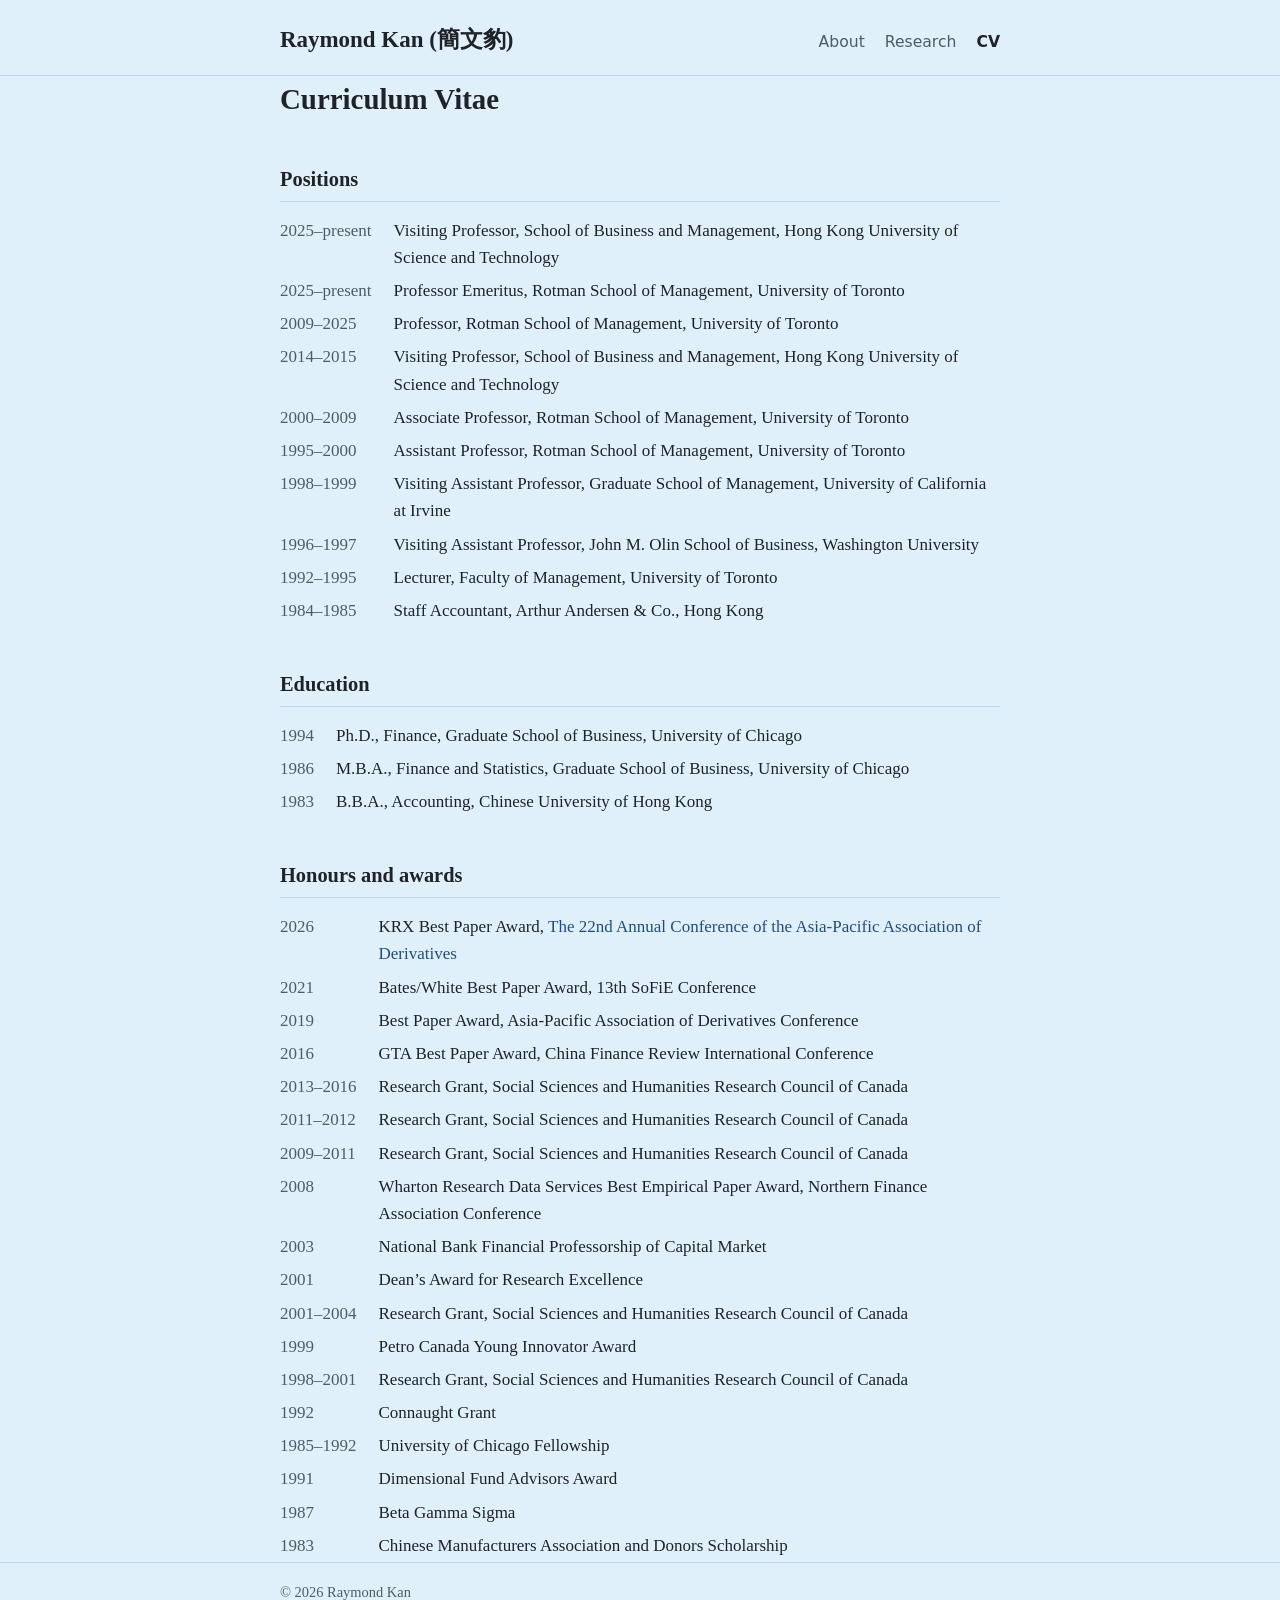
<file: cv.html>
<!DOCTYPE html>
<html lang="en">
<head>
<meta charset="utf-8">
<meta name="viewport" content="width=device-width, initial-scale=1">
<title>CV | Raymond Kan</title>
<meta name="description" content="Raymond Kan, Professor Emeritus of Finance, Rotman School of Management, University of Toronto">
<link rel="stylesheet" href="style.css?v=2">
</head>
<body>
<header><div class="wrap bar">
  <a class="name" href="index.html">Raymond Kan <span lang="zh-Hant">(簡文豹)</span></a>
  <nav><a href="index.html">About</a><a href="research.html">Research</a><a class="active" href="cv.html">CV</a></nav>
</div></header>
<main class="wrap">
  <h1>Curriculum Vitae</h1>

  <h2>Positions</h2>
  <table class="cv">
    <tr><td>2025&ndash;present</td><td>Visiting Professor, School of Business and Management, Hong Kong University of Science and Technology</td></tr>
    <tr><td>2025&ndash;present</td><td>Professor Emeritus, Rotman School of Management, University of Toronto</td></tr>
    <tr><td>2009&ndash;2025</td><td>Professor, Rotman School of Management, University of Toronto</td></tr>
    <tr><td>2014&ndash;2015</td><td>Visiting Professor, School of Business and Management, Hong Kong University of Science and Technology</td></tr>
    <tr><td>2000&ndash;2009</td><td>Associate Professor, Rotman School of Management, University of Toronto</td></tr>
    <tr><td>1995&ndash;2000</td><td>Assistant Professor, Rotman School of Management, University of Toronto</td></tr>
    <tr><td>1998&ndash;1999</td><td>Visiting Assistant Professor, Graduate School of Management, University of California at Irvine</td></tr>
    <tr><td>1996&ndash;1997</td><td>Visiting Assistant Professor, John M. Olin School of Business, Washington University</td></tr>
    <tr><td>1992&ndash;1995</td><td>Lecturer, Faculty of Management, University of Toronto</td></tr>
    <tr><td>1984&ndash;1985</td><td>Staff Accountant, Arthur Andersen &amp; Co., Hong Kong</td></tr>
  </table>

  <h2>Education</h2>
  <table class="cv">
    <tr><td>1994</td><td>Ph.D., Finance, Graduate School of Business, University of Chicago</td></tr>
    <tr><td>1986</td><td>M.B.A., Finance and Statistics, Graduate School of Business, University of Chicago</td></tr>
    <tr><td>1983</td><td>B.B.A., Accounting, Chinese University of Hong Kong</td></tr>
  </table>

  <h2>Honours and awards</h2>
  <table class="cv">
    <tr><td>2026</td><td>KRX Best Paper Award, <a href="https://www.kdajdqs.org/eng/paper">The 22nd Annual Conference of the Asia-Pacific Association of Derivatives</a></td></tr>
    <tr><td>2021</td><td>Bates/White Best Paper Award, 13th SoFiE Conference</td></tr>
    <tr><td>2019</td><td>Best Paper Award, Asia-Pacific Association of Derivatives Conference</td></tr>
    <tr><td>2016</td><td>GTA Best Paper Award, China Finance Review International Conference</td></tr>
    <tr><td>2013&ndash;2016</td><td>Research Grant, Social Sciences and Humanities Research Council of Canada</td></tr>
    <tr><td>2011&ndash;2012</td><td>Research Grant, Social Sciences and Humanities Research Council of Canada</td></tr>
    <tr><td>2009&ndash;2011</td><td>Research Grant, Social Sciences and Humanities Research Council of Canada</td></tr>
    <tr><td>2008</td><td>Wharton Research Data Services Best Empirical Paper Award, Northern Finance Association Conference</td></tr>
    <tr><td>2003</td><td>National Bank Financial Professorship of Capital Market</td></tr>
    <tr><td>2001</td><td>Dean&rsquo;s Award for Research Excellence</td></tr>
    <tr><td>2001&ndash;2004</td><td>Research Grant, Social Sciences and Humanities Research Council of Canada</td></tr>
    <tr><td>1999</td><td>Petro Canada Young Innovator Award</td></tr>
    <tr><td>1998&ndash;2001</td><td>Research Grant, Social Sciences and Humanities Research Council of Canada</td></tr>
    <tr><td>1992</td><td>Connaught Grant</td></tr>
    <tr><td>1985&ndash;1992</td><td>University of Chicago Fellowship</td></tr>
    <tr><td>1991</td><td>Dimensional Fund Advisors Award</td></tr>
    <tr><td>1987</td><td>Beta Gamma Sigma</td></tr>
    <tr><td>1983</td><td>Chinese Manufacturers Association and Donors Scholarship</td></tr>
  </table>
</main>
<footer><div class="wrap">&copy; <span id="y"></span> Raymond Kan</div></footer>
<script>document.getElementById("y").textContent=new Date().getFullYear()</script>
</body>
</html>
</file>
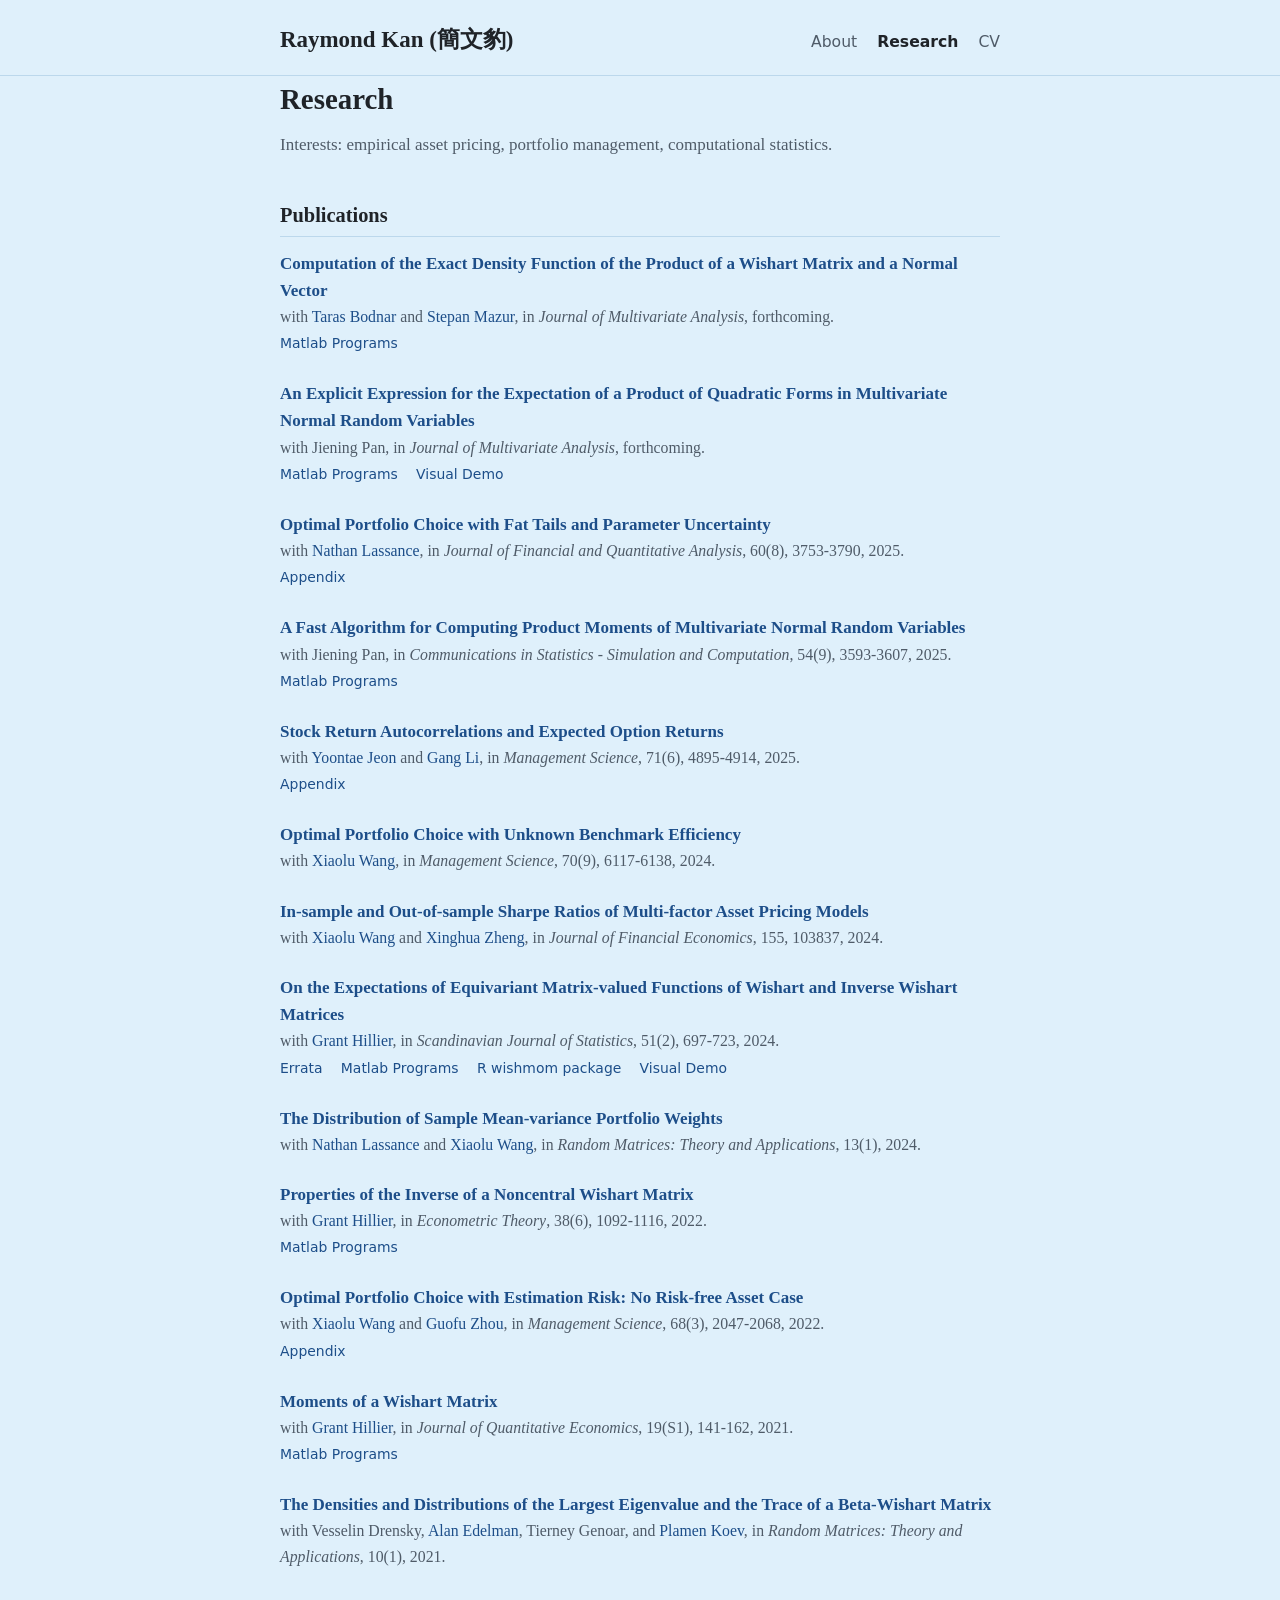
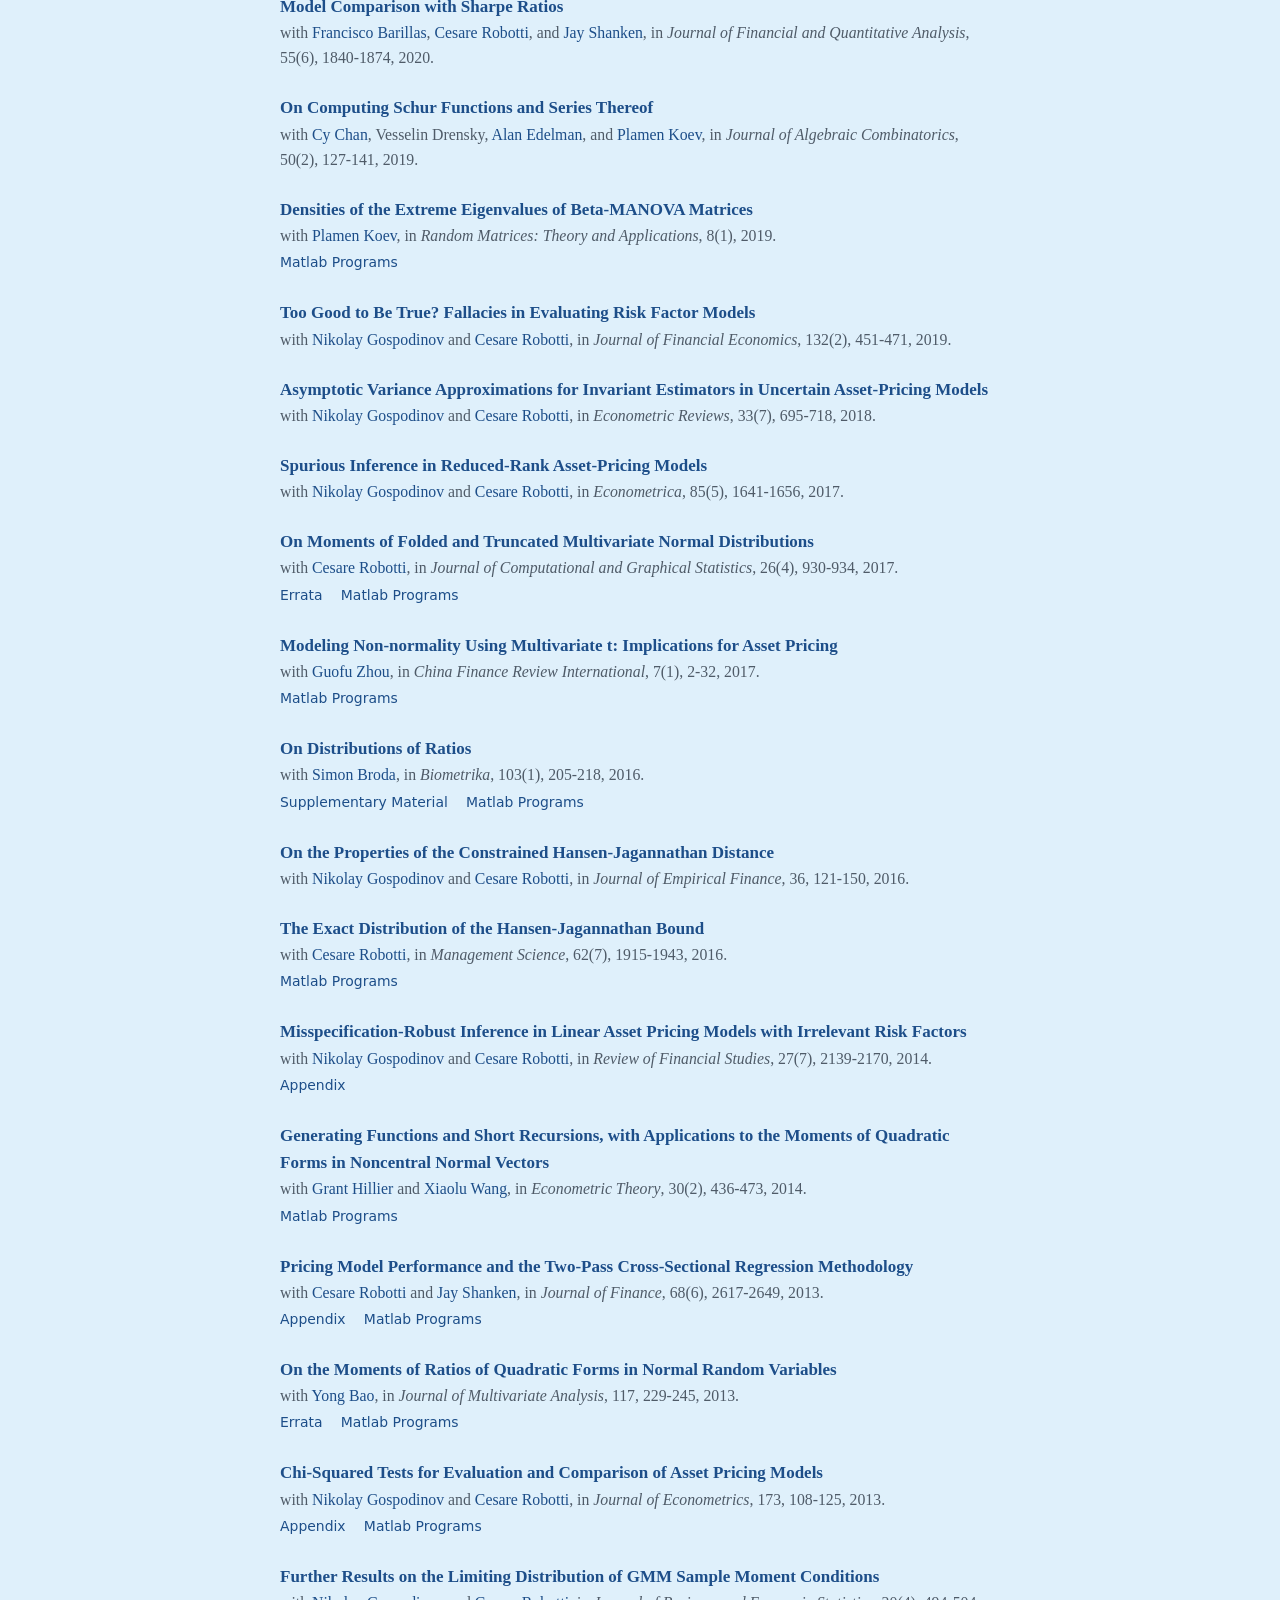
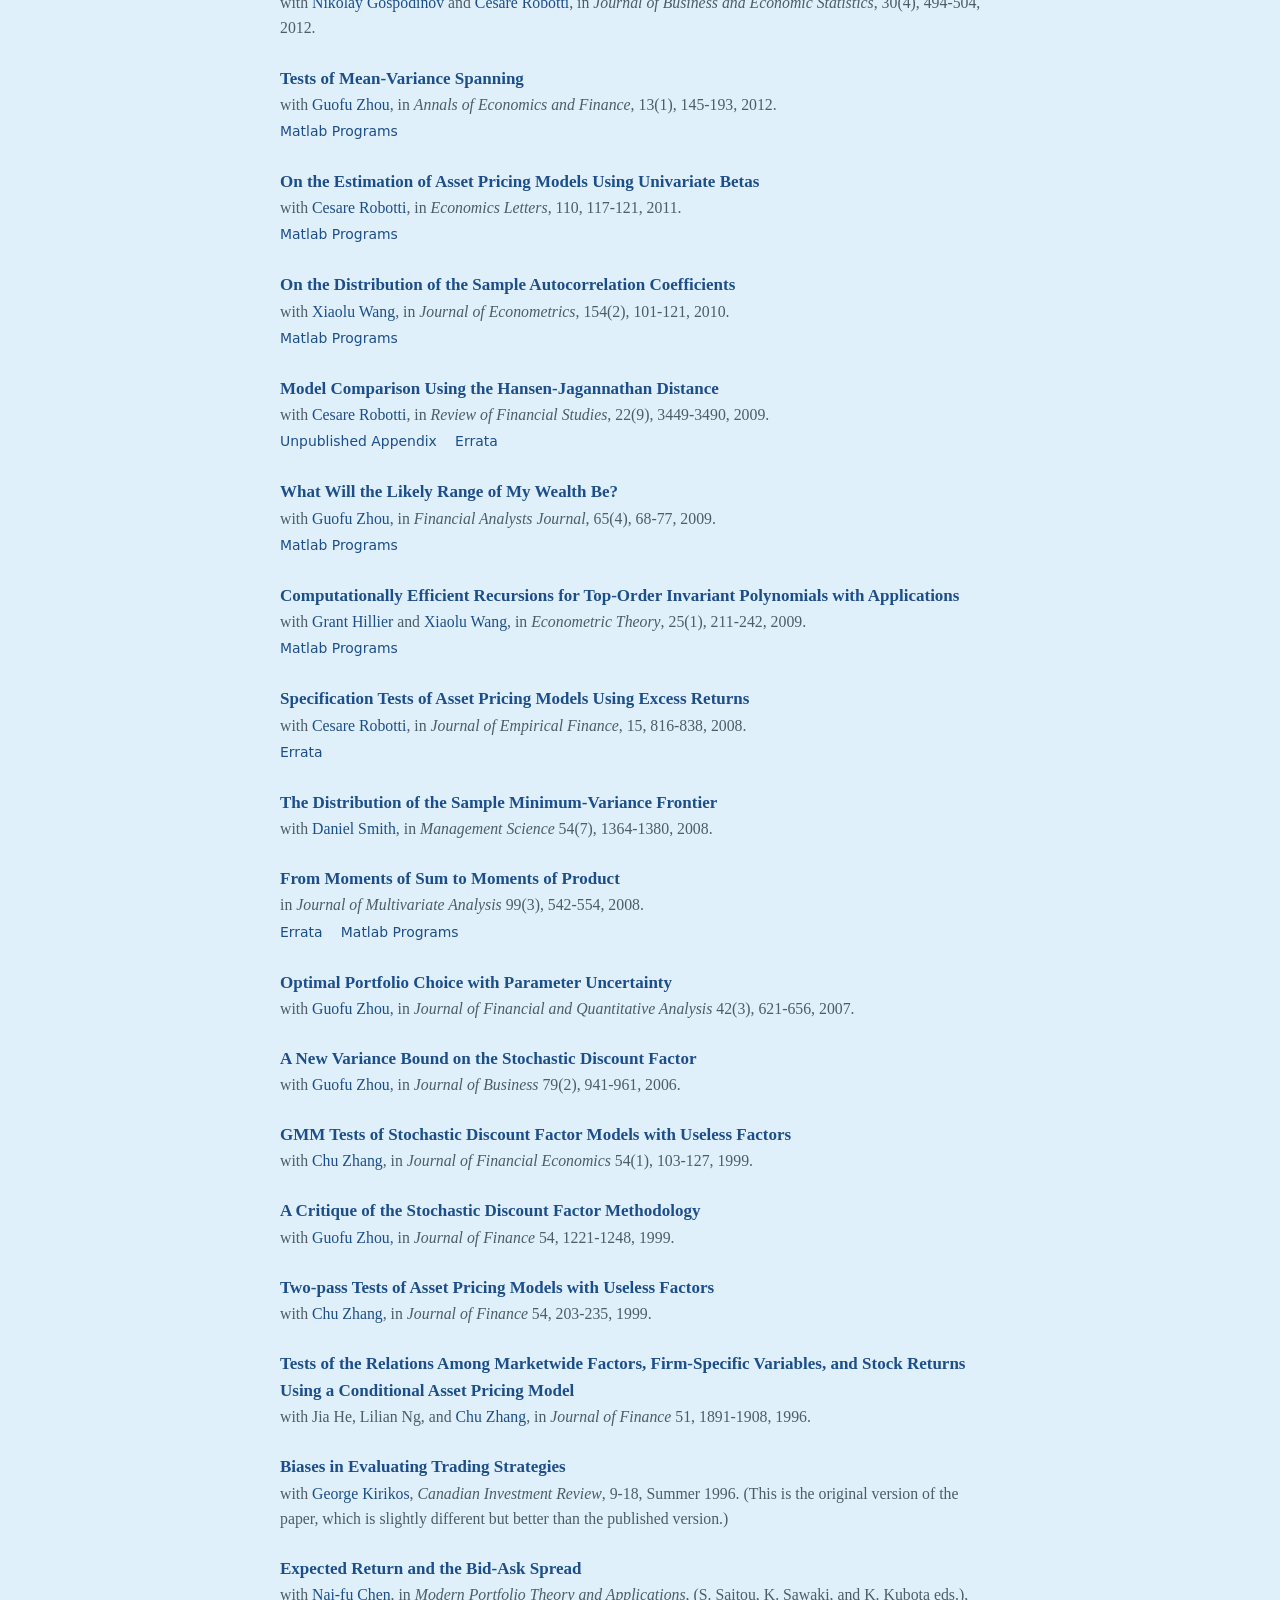
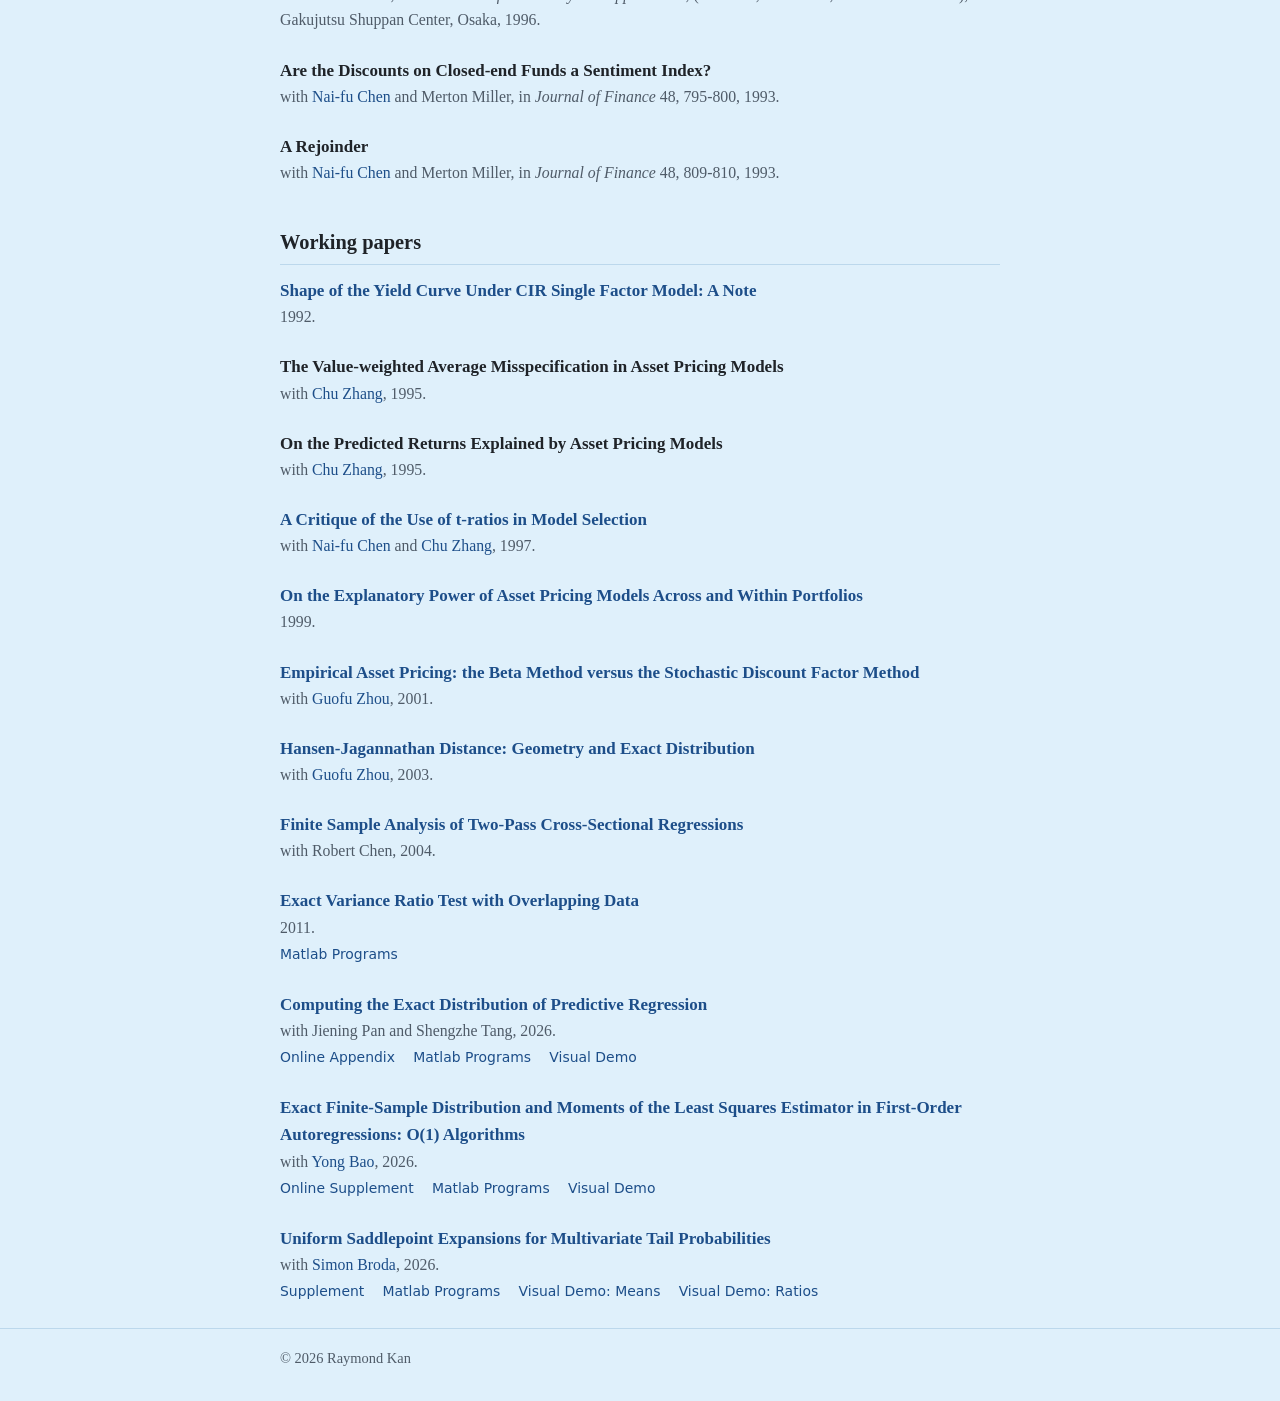
<file: research.html>
<!DOCTYPE html>
<html lang="en">
<head>
<meta charset="utf-8">
<meta name="viewport" content="width=device-width, initial-scale=1">
<title>Research | Raymond Kan</title>
<meta name="description" content="Raymond Kan, Professor Emeritus of Finance, Rotman School of Management, University of Toronto">
<link rel="stylesheet" href="style.css?v=2">
</head>
<body>
<header><div class="wrap bar">
  <a class="name" href="index.html">Raymond Kan <span lang="zh-Hant">(簡文豹)</span></a>
  <nav><a href="index.html">About</a><a class="active" href="research.html">Research</a><a href="cv.html">CV</a></nav>
</div></header>
<main class="wrap">
  <h1>Research</h1>
  <p class="meta">Interests: empirical asset pricing, portfolio management, computational statistics.</p>

  <h2>Publications</h2>
  <div class="paper">
    <div class="title"><a href="papers/wz.pdf">Computation of the Exact Density Function of the Product of a Wishart Matrix and a Normal Vector</a></div>
    <div class="info">with <a href="https://liu.se/en/employee/tarbo31">Taras Bodnar</a> and <a href="https://www.oru.se/english/employee/stepan_mazur">Stepan Mazur</a>, in <i>Journal of Multivariate Analysis</i>, forthcoming.</div>
    <div class="links"><a href="papers/wz_programs.zip">Matlab Programs</a></div>
  </div>
  <div class="paper">
    <div class="title"><a href="papers/qprod.pdf">An Explicit Expression for the Expectation of a Product of Quadratic Forms in Multivariate Normal Random Variables</a></div>
    <div class="info">with Jiening Pan, in <i>Journal of Multivariate Analysis</i>, forthcoming.</div>
    <div class="links"><a href="papers/qprod.zip">Matlab Programs</a> <a href="papers/qprod.html">Visual Demo</a></div>
  </div>
  <div class="paper">
    <div class="title"><a href="papers/elliptical.pdf">Optimal Portfolio Choice with Fat Tails and Parameter Uncertainty</a></div>
    <div class="info">with <a href="https://sites.google.com/view/nathanlassance">Nathan Lassance</a>, in <i>Journal of Financial and Quantitative Analysis</i>, 60(8), 3753-3790, 2025.</div>
    <div class="links"><a href="papers/elliptical_appendix.pdf">Appendix</a></div>
  </div>
  <div class="paper">
    <div class="title"><a href="papers/univmom.pdf">A Fast Algorithm for Computing Product Moments of Multivariate Normal Random Variables</a></div>
    <div class="info">with Jiening Pan, in <i>Communications in Statistics - Simulation and Computation</i>, 54(9), 3593-3607, 2025.</div>
    <div class="links"><a href="papers/prmom.zip">Matlab Programs</a></div>
  </div>
  <div class="paper">
    <div class="title"><a href="papers/JKL.pdf">Stock Return Autocorrelations and Expected Option Returns</a></div>
    <div class="info">with <a href="https://experts.mcmaster.ca/display/jeony5">Yoontae Jeon</a> and <a href="https://www.bschool.cuhk.edu.hk/staff/li-gang/">Gang Li</a>, in <i>Management Science</i>, 71(6), 4895-4914, 2025.</div>
    <div class="links"><a href="papers/JKL_app.pdf">Appendix</a></div>
  </div>
  <div class="paper">
    <div class="title"><a href="papers/opc.pdf">Optimal Portfolio Choice with Unknown Benchmark Efficiency</a></div>
    <div class="info">with <a href="https://www.ivybusiness.iastate.edu/directory/xiaoluw/">Xiaolu Wang</a>, in <i>Management Science</i>, 70(9), 6117-6138, 2024.</div>
    
  </div>
  <div class="paper">
    <div class="title"><a href="papers/sr_kwz.pdf">In-sample and Out-of-sample Sharpe Ratios of Multi-factor Asset Pricing Models</a></div>
    <div class="info">with <a href="https://www.ivybusiness.iastate.edu/directory/xiaoluw/">Xiaolu Wang</a> and <a href="https://isom.hkust.edu.hk/faculty-and-staff/directory/xhzheng">Xinghua Zheng</a>, in <i>Journal of Financial Economics</i>, 155, 103837, 2024.</div>
    
  </div>
  <div class="paper">
    <div class="title"><a href="papers/wishmom.pdf">On the Expectations of Equivariant Matrix-valued Functions of Wishart and Inverse Wishart Matrices</a></div>
    <div class="info">with <a href="https://cemmap.ac.uk/person/grant-hillier/">Grant Hillier</a>, in <i>Scandinavian Journal of Statistics</i>, 51(2), 697-723, 2024.</div>
    <div class="links"><a href="papers/errata_wishmom.pdf">Errata</a> <a href="papers/wishmom.zip">Matlab Programs</a> <a href="https://cran.r-project.org/web/packages/wishmom/index.html">R wishmom package</a> <a href="papers/wishmom.html">Visual Demo</a></div>
  </div>
  <div class="paper">
    <div class="title"><a href="papers/klw_dist.pdf">The Distribution of Sample Mean-variance Portfolio Weights</a></div>
    <div class="info">with <a href="https://sites.google.com/view/nathanlassance">Nathan Lassance</a> and <a href="https://www.ivybusiness.iastate.edu/directory/xiaoluw/">Xiaolu Wang</a>, in <i>Random Matrices: Theory and Applications</i>, 13(1), 2024.</div>
    
  </div>
  <div class="paper">
    <div class="title"><a href="papers/ncwishinv.pdf">Properties of the Inverse of a Noncentral Wishart Matrix</a></div>
    <div class="info">with <a href="https://cemmap.ac.uk/person/grant-hillier/">Grant Hillier</a>, in <i>Econometric Theory</i>, 38(6), 1092-1116, 2022.</div>
    <div class="links"><a href="papers/ncwishinv.zip">Matlab Programs</a></div>
  </div>
  <div class="paper">
    <div class="title"><a href="papers/optport.pdf">Optimal Portfolio Choice with Estimation Risk: No Risk-free Asset Case</a></div>
    <div class="info">with <a href="https://www.ivybusiness.iastate.edu/directory/xiaoluw/">Xiaolu Wang</a> and <a href="https://guofuzhou.github.io/">Guofu Zhou</a>, in <i>Management Science</i>, 68(3), 2047-2068, 2022.</div>
    <div class="links"><a href="papers/optport_app.pdf">Appendix</a></div>
  </div>
  <div class="paper">
    <div class="title"><a href="papers/Wishart_Moments.pdf">Moments of a Wishart Matrix</a></div>
    <div class="info">with <a href="https://cemmap.ac.uk/person/grant-hillier/">Grant Hillier</a>, in <i>Journal of Quantitative Economics</i>, 19(S1), 141-162, 2021.</div>
    <div class="links"><a href="papers/ncwishmom.zip">Matlab Programs</a></div>
  </div>
  <div class="paper">
    <div class="title"><a href="papers/WishartTrace.pdf">The Densities and Distributions of the Largest Eigenvalue and the Trace of a Beta-Wishart Matrix</a></div>
    <div class="info">with Vesselin Drensky, <a href="https://math.mit.edu/~edelman/classic.htm">Alan Edelman</a>, Tierney Genoar, and <a href="https://www.sjsu.edu/math/about-us/faculty/plamen-koev.php">Plamen Koev</a>, in <i>Random Matrices: Theory and Applications</i>, 10(1), 2021.</div>
    
  </div>
  <div class="paper">
    <div class="title"><a href="papers/bkrs.pdf">Model Comparison with Sharpe Ratios</a></div>
    <div class="info">with <a href="https://www.business.unsw.edu.au/our-people/francisco-barillas">Francisco Barillas</a>, <a href="https://www.wbs.ac.uk/about/person/cesare-robotti">Cesare Robotti</a>, and <a href="https://goizueta.emory.edu/faculty/profiles/jay-shanken">Jay Shanken</a>, in <i>Journal of Financial and Quantitative Analysis</i>, 55(6), 1840-1874, 2020.</div>
    
  </div>
  <div class="paper">
    <div class="title"><a href="papers/cdekk.pdf">On Computing Schur Functions and Series Thereof</a></div>
    <div class="info">with <a href="http://people.csail.mit.edu/cychan/">Cy Chan</a>, Vesselin Drensky, <a href="https://math.mit.edu/~edelman/classic.htm">Alan Edelman</a>, and <a href="https://www.sjsu.edu/math/about-us/faculty/plamen-koev.php">Plamen Koev</a>, in <i>Journal of Algebraic Combinatorics</i>, 50(2), 127-141, 2019.</div>
    
  </div>
  <div class="paper">
    <div class="title"><a href="papers/KanKoev16.pdf">Densities of the Extreme Eigenvalues of Beta-MANOVA Matrices</a></div>
    <div class="info">with <a href="https://www.sjsu.edu/math/about-us/faculty/plamen-koev.php">Plamen Koev</a>, in <i>Random Matrices: Theory and Applications</i>, 8(1), 2019.</div>
    <div class="links"><a href="papers/manova.zip">Matlab Programs</a></div>
  </div>
  <div class="paper">
    <div class="title"><a href="papers/tgtbt_jfe.pdf">Too Good to Be True? Fallacies in Evaluating Risk Factor Models</a></div>
    <div class="info">with <a href="https://sites.google.com/site/gospodinovfed/">Nikolay Gospodinov</a> and <a href="https://www.wbs.ac.uk/about/person/cesare-robotti">Cesare Robotti</a>, in <i>Journal of Financial Economics</i>, 132(2), 451-471, 2019.</div>
    
  </div>
  <div class="paper">
    <div class="title"><a href="papers/invariant_misspecified.pdf">Asymptotic Variance Approximations for Invariant Estimators in Uncertain Asset-Pricing Models</a></div>
    <div class="info">with <a href="https://sites.google.com/site/gospodinovfed/">Nikolay Gospodinov</a> and <a href="https://www.wbs.ac.uk/about/person/cesare-robotti">Cesare Robotti</a>, in <i>Econometric Reviews</i>, 33(7), 695-718, 2018.</div>
    
  </div>
  <div class="paper">
    <div class="title"><a href="papers/cue_rev.pdf">Spurious Inference in Reduced-Rank Asset-Pricing Models</a></div>
    <div class="info">with <a href="https://sites.google.com/site/gospodinovfed/">Nikolay Gospodinov</a> and <a href="https://www.wbs.ac.uk/about/person/cesare-robotti">Cesare Robotti</a>, in <i>Econometrica</i>, 85(5), 1641-1656, 2017.</div>
    
  </div>
  <div class="paper">
    <div class="title"><a href="papers/kr.pdf">On Moments of Folded and Truncated Multivariate Normal Distributions</a></div>
    <div class="info">with <a href="https://www.wbs.ac.uk/about/person/cesare-robotti">Cesare Robotti</a>, in <i>Journal of Computational and Graphical Statistics</i>, 26(4), 930-934, 2017.</div>
    <div class="links"><a href="papers/errata_jcgs.pdf">Errata</a> <a href="papers/ftnorm.zip">Matlab Programs</a></div>
  </div>
  <div class="paper">
    <div class="title"><a href="papers/tdist.pdf">Modeling Non-normality Using Multivariate t: Implications for Asset Pricing</a></div>
    <div class="info">with <a href="https://guofuzhou.github.io/">Guofu Zhou</a>, in <i>China Finance Review International</i>, 7(1), 2-32, 2017.</div>
    <div class="links"><a href="papers/tdist.zip">Matlab Programs</a></div>
  </div>
  <div class="paper">
    <div class="title"><a href="papers/ratios.pdf">On Distributions of Ratios</a></div>
    <div class="info">with <a href="https://www.hslu.ch/de-ch/hochschule-luzern/ueber-uns/personensuche/profile/?pid=4728">Simon Broda</a>, in <i>Biometrika</i>, 103(1), 205-218, 2016.</div>
    <div class="links"><a href="papers/ratios_supplement.pdf">Supplementary Material</a> <a href="papers/ratio_matlab.zip">Matlab Programs</a></div>
  </div>
  <div class="paper">
    <div class="title"><a href="papers/hjplus.pdf">On the Properties of the Constrained Hansen-Jagannathan Distance</a></div>
    <div class="info">with <a href="https://sites.google.com/site/gospodinovfed/">Nikolay Gospodinov</a> and <a href="https://www.wbs.ac.uk/about/person/cesare-robotti">Cesare Robotti</a>, in <i>Journal of Empirical Finance</i>, 36, 121-150, 2016.</div>
    
  </div>
  <div class="paper">
    <div class="title"><a href="papers/hjbound.pdf">The Exact Distribution of the Hansen-Jagannathan Bound</a></div>
    <div class="info">with <a href="https://www.wbs.ac.uk/about/person/cesare-robotti">Cesare Robotti</a>, in <i>Management Science</i>, 62(7), 1915-1943, 2016.</div>
    <div class="links"><a href="papers/hjbound.zip">Matlab Programs</a></div>
  </div>
  <div class="paper">
    <div class="title"><a href="papers/robust.pdf">Misspecification-Robust Inference in Linear Asset Pricing Models with Irrelevant Risk Factors</a></div>
    <div class="info">with <a href="https://sites.google.com/site/gospodinovfed/">Nikolay Gospodinov</a> and <a href="https://www.wbs.ac.uk/about/person/cesare-robotti">Cesare Robotti</a>, in <i>Review of Financial Studies</i>, 27(7), 2139-2170, 2014.</div>
    <div class="links"><a href="papers/robust_app.pdf">Appendix</a></div>
  </div>
  <div class="paper">
    <div class="title"><a href="papers/ncq.pdf">Generating Functions and Short Recursions, with Applications to the Moments of Quadratic Forms in Noncentral Normal Vectors</a></div>
    <div class="info">with <a href="https://cemmap.ac.uk/person/grant-hillier/">Grant Hillier</a> and <a href="https://www.ivybusiness.iastate.edu/directory/xiaoluw/">Xiaolu Wang</a>, in <i>Econometric Theory</i>, 30(2), 436-473, 2014.</div>
    <div class="links"><a href="papers/ncq.zip">Matlab Programs</a></div>
  </div>
  <div class="paper">
    <div class="title"><a href="papers/twopass.pdf">Pricing Model Performance and the Two-Pass Cross-Sectional Regression Methodology</a></div>
    <div class="info">with <a href="https://www.wbs.ac.uk/about/person/cesare-robotti">Cesare Robotti</a> and <a href="https://goizueta.emory.edu/faculty/profiles/jay-shanken">Jay Shanken</a>, in <i>Journal of Finance</i>, 68(6), 2617-2649, 2013.</div>
    <div class="links"><a href="papers/twopass_app.pdf">Appendix</a> <a href="papers/csr.zip">Matlab Programs</a></div>
  </div>
  <div class="paper">
    <div class="title"><a href="papers/mupq.pdf">On the Moments of Ratios of Quadratic Forms in Normal Random Variables</a></div>
    <div class="info">with <a href="http://web.ics.purdue.edu/~ybao/">Yong Bao</a>, in <i>Journal of Multivariate Analysis</i>, 117, 229-245, 2013.</div>
    <div class="links"><a href="papers/errata_mupq.pdf">Errata</a> <a href="papers/qrat.zip">Matlab Programs</a></div>
  </div>
  <div class="paper">
    <div class="title"><a href="papers/hj_eco.pdf">Chi-Squared Tests for Evaluation and Comparison of Asset Pricing Models</a></div>
    <div class="info">with <a href="https://sites.google.com/site/gospodinovfed/">Nikolay Gospodinov</a> and <a href="https://www.wbs.ac.uk/about/person/cesare-robotti">Cesare Robotti</a>, in <i>Journal of Econometrics</i>, 173, 108-125, 2013.</div>
    <div class="links"><a href="papers/hj_eco_app.pdf">Appendix</a> <a href="papers/hj_eco.zip">Matlab Programs</a></div>
  </div>
  <div class="paper">
    <div class="title"><a href="papers/GMM_dist.pdf">Further Results on the Limiting Distribution of GMM Sample Moment Conditions</a></div>
    <div class="info">with <a href="https://sites.google.com/site/gospodinovfed/">Nikolay Gospodinov</a> and <a href="https://www.wbs.ac.uk/about/person/cesare-robotti">Cesare Robotti</a>, in <i>Journal of Business and Economic Statistics</i>, 30(4), 494-504, 2012.</div>
    
  </div>
  <div class="paper">
    <div class="title"><a href="papers/span_AEF.pdf">Tests of Mean-Variance Spanning</a></div>
    <div class="info">with <a href="https://guofuzhou.github.io/">Guofu Zhou</a>, in <i>Annals of Economics and Finance</i>, 13(1), 145-193, 2012.</div>
    <div class="links"><a href="papers/span.zip">Matlab Programs</a></div>
  </div>
  <div class="paper">
    <div class="title"><a href="papers/sb.pdf">On the Estimation of Asset Pricing Models Using Univariate Betas</a></div>
    <div class="info">with <a href="https://www.wbs.ac.uk/about/person/cesare-robotti">Cesare Robotti</a>, in <i>Economics Letters</i>, 110, 117-121, 2011.</div>
    <div class="links"><a href="papers/sb.zip">Matlab Programs</a></div>
  </div>
  <div class="paper">
    <div class="title"><a href="papers/sacf4.pdf">On the Distribution of the Sample Autocorrelation Coefficients</a></div>
    <div class="info">with <a href="https://www.ivybusiness.iastate.edu/directory/xiaoluw/">Xiaolu Wang</a>, in <i>Journal of Econometrics</i>, 154(2), 101-121, 2010.</div>
    <div class="links"><a href="papers/sacf.zip">Matlab Programs</a></div>
  </div>
  <div class="paper">
    <div class="title"><a href="papers/test_equal3.pdf">Model Comparison Using the Hansen-Jagannathan Distance</a></div>
    <div class="info">with <a href="https://www.wbs.ac.uk/about/person/cesare-robotti">Cesare Robotti</a>, in <i>Review of Financial Studies</i>, 22(9), 3449-3490, 2009.</div>
    <div class="links"><a href="papers/excess.pdf">Unpublished Appendix</a> <a href="papers/errata_rfs2009.pdf">Errata</a></div>
  </div>
  <div class="paper">
    <div class="title"><a href="papers/KZ_Wealth_04.pdf">What Will the Likely Range of My Wealth Be?</a></div>
    <div class="info">with <a href="https://guofuzhou.github.io/">Guofu Zhou</a>, in <i>Financial Analysts Journal</i>, 65(4), 68-77, 2009.</div>
    <div class="links"><a href="papers/wealth.zip">Matlab Programs</a></div>
  </div>
  <div class="paper">
    <div class="title"><a href="papers/zonal5.pdf">Computationally Efficient Recursions for Top-Order Invariant Polynomials with Applications</a></div>
    <div class="info">with <a href="https://cemmap.ac.uk/person/grant-hillier/">Grant Hillier</a> and <a href="https://www.ivybusiness.iastate.edu/directory/xiaoluw/">Xiaolu Wang</a>, in <i>Econometric Theory</i>, 25(1), 211-242, 2009.</div>
    <div class="links"><a href="papers/zonal.zip">Matlab Programs</a></div>
  </div>
  <div class="paper">
    <div class="title"><a href="papers/hjdist3.pdf">Specification Tests of Asset Pricing Models Using Excess Returns</a></div>
    <div class="info">with <a href="https://www.wbs.ac.uk/about/person/cesare-robotti">Cesare Robotti</a>, in <i>Journal of Empirical Finance</i>, 15, 816-838, 2008.</div>
    <div class="links"><a href="papers/errata_jef.pdf">Errata</a></div>
  </div>
  <div class="paper">
    <div class="title"><a href="papers/effset4.pdf">The Distribution of the Sample Minimum-Variance Frontier</a></div>
    <div class="info">with <a href="http://staff.qut.edu.au/staff/smithd4">Daniel Smith</a>, in <i>Management Science</i> 54(7), 1364-1380, 2008.</div>
    
  </div>
  <div class="paper">
    <div class="title"><a href="papers/moment.pdf">From Moments of Sum to Moments of Product</a></div>
    <div class="info">in <i>Journal of Multivariate Analysis</i> 99(3), 542-554, 2008.</div>
    <div class="links"><a href="papers/errata.pdf">Errata</a> <a href="papers/prodmom.zip">Matlab Programs</a></div>
  </div>
  <div class="paper">
    <div class="title"><a href="papers/erisk8.pdf">Optimal Portfolio Choice with Parameter Uncertainty</a></div>
    <div class="info">with <a href="https://guofuzhou.github.io/">Guofu Zhou</a>, in <i>Journal of Financial and Quantitative Analysis</i> 42(3), 621-656, 2007.</div>
    
  </div>
  <div class="paper">
    <div class="title"><a href="papers/bound.pdf">A New Variance Bound on the Stochastic Discount Factor</a></div>
    <div class="info">with <a href="https://guofuzhou.github.io/">Guofu Zhou</a>, in <i>Journal of Business</i> 79(2), 941-961, 2006.</div>
    
  </div>
  <div class="paper">
    <div class="title"><a href="papers/sdf10.pdf">GMM Tests of Stochastic Discount Factor Models with Useless Factors</a></div>
    <div class="info">with <a href="http://ihome.ust.hk/~czhang/">Chu Zhang</a>, in <i>Journal of Financial Economics</i> 54(1), 103-127, 1999.</div>
    
  </div>
  <div class="paper">
    <div class="title"><a href="papers/sdf3.pdf">A Critique of the Stochastic Discount Factor Methodology</a></div>
    <div class="info">with <a href="https://guofuzhou.github.io/">Guofu Zhou</a>, in <i>Journal of Finance</i> 54, 1221-1248, 1999.</div>
    
  </div>
  <div class="paper">
    <div class="title"><a href="papers/spur11.pdf">Two-pass Tests of Asset Pricing Models with Useless Factors</a></div>
    <div class="info">with <a href="http://ihome.ust.hk/~czhang/">Chu Zhang</a>, in <i>Journal of Finance</i> 54, 203-235, 1999.</div>
    
  </div>
  <div class="paper">
    <div class="title"><a href="papers/cond.pdf">Tests of the Relations Among Marketwide Factors, Firm-Specific Variables, and Stock Returns Using a Conditional Asset Pricing Model</a></div>
    <div class="info">with Jia He, Lilian Ng, and <a href="http://ihome.ust.hk/~czhang/">Chu Zhang</a>, in <i>Journal of Finance</i> 51, 1891-1908, 1996.</div>
    
  </div>
  <div class="paper">
    <div class="title"><a href="papers/mom1.pdf">Biases in Evaluating Trading Strategies</a></div>
    <div class="info">with <a href="http://www.kirikos.com/">George Kirikos</a>, <i>Canadian Investment Review</i>, 9-18, Summer 1996. (This is the original version of the paper, which is slightly different but better than the published version.)</div>
    
  </div>
  <div class="paper">
    <div class="title"><a href="papers/bidask.pdf">Expected Return and the Bid-Ask Spread</a></div>
    <div class="info">with <a href="https://merage.uci.edu/research-faculty/faculty-directory/Nai-fu-Chen.html">Nai-fu Chen</a>, in <i>Modern Portfolio Theory and Applications</i>, (S. Saitou, K. Sawaki, and K. Kubota eds.), Gakujutsu Shuppan Center, Osaka, 1996.</div>
    
  </div>
  <div class="paper">
    <div class="title">Are the Discounts on Closed-end Funds a Sentiment Index?</div>
    <div class="info">with <a href="https://merage.uci.edu/research-faculty/faculty-directory/Nai-fu-Chen.html">Nai-fu Chen</a> and Merton Miller, in <i>Journal of Finance</i> 48, 795-800, 1993.</div>
    
  </div>
  <div class="paper">
    <div class="title">A Rejoinder</div>
    <div class="info">with <a href="https://merage.uci.edu/research-faculty/faculty-directory/Nai-fu-Chen.html">Nai-fu Chen</a> and Merton Miller, in <i>Journal of Finance</i> 48, 809-810, 1993.</div>
    
  </div>

  <h2>Working papers</h2>
  <div class="paper">
    <div class="title"><a href="papers/term.pdf">Shape of the Yield Curve Under CIR Single Factor Model: A Note</a></div>
    <div class="info">1992.</div>
    
  </div>
  <div class="paper">
    <div class="title">The Value-weighted Average Misspecification in Asset Pricing Models</div>
    <div class="info">with <a href="http://ihome.ust.hk/~czhang/">Chu Zhang</a>, 1995.</div>
    
  </div>
  <div class="paper">
    <div class="title">On the Predicted Returns Explained by Asset Pricing Models</div>
    <div class="info">with <a href="http://ihome.ust.hk/~czhang/">Chu Zhang</a>, 1995.</div>
    
  </div>
  <div class="paper">
    <div class="title"><a href="papers/misspec7.pdf">A Critique of the Use of t-ratios in Model Selection</a></div>
    <div class="info">with <a href="https://merage.uci.edu/research-faculty/faculty-directory/Nai-fu-Chen.html">Nai-fu Chen</a> and <a href="http://ihome.ust.hk/~czhang/">Chu Zhang</a>, 1997.</div>
    
  </div>
  <div class="paper">
    <div class="title"><a href="papers/port3.pdf">On the Explanatory Power of Asset Pricing Models Across and Within Portfolios</a></div>
    <div class="info">1999.</div>
    
  </div>
  <div class="paper">
    <div class="title"><a href="papers/sdf1.pdf">Empirical Asset Pricing: the Beta Method versus the Stochastic Discount Factor Method</a></div>
    <div class="info">with <a href="https://guofuzhou.github.io/">Guofu Zhou</a>, 2001.</div>
    
  </div>
  <div class="paper">
    <div class="title"><a href="papers/hj2.pdf">Hansen-Jagannathan Distance: Geometry and Exact Distribution</a></div>
    <div class="info">with <a href="https://guofuzhou.github.io/">Guofu Zhou</a>, 2003.</div>
    
  </div>
  <div class="paper">
    <div class="title"><a href="papers/csr2.pdf">Finite Sample Analysis of Two-Pass Cross-Sectional Regressions</a></div>
    <div class="info">with Robert Chen, 2004.</div>
    
  </div>
  <div class="paper">
    <div class="title"><a href="papers/vratio3.pdf">Exact Variance Ratio Test with Overlapping Data</a></div>
    <div class="info">2011.</div>
    <div class="links"><a href="papers/vratio.zip">Matlab Programs</a></div>
  </div>
  <div class="paper">
    <div class="title"><a href="papers/predreg_num.pdf">Computing the Exact Distribution of Predictive Regression</a></div>
    <div class="info">with Jiening Pan and Shengzhe Tang, 2026.</div>
    <div class="links"><a href="papers/predreg_num_oa.pdf">Online Appendix</a> <a href="papers/predreg.zip">Matlab Programs</a> <a href="papers/predreg_demo.html">Visual Demo</a></div>
  </div>
  <div class="paper">
    <div class="title"><a href="papers/AR_BK.pdf">Exact Finite-Sample Distribution and Moments of the Least Squares Estimator in First-Order Autoregressions: O(1) Algorithms</a></div>
    <div class="info">with <a href="http://web.ics.purdue.edu/~ybao/">Yong Bao</a>, 2026.</div>
    <div class="links"><a href="papers/AR_BK_supp.pdf">Online Supplement</a> <a href="papers/ar1_matlab.zip">Matlab Programs</a> <a href="papers/ar1_demo.html">Visual Demo</a></div>
  </div>
  <div class="paper">
    <div class="title"><a href="papers/spa_paper.pdf">Uniform Saddlepoint Expansions for Multivariate Tail Probabilities</a></div>
    <div class="info">with <a href="https://www.hslu.ch/de-ch/hochschule-luzern/ueber-uns/personensuche/profile/?pid=4728">Simon Broda</a>, 2026.</div>
    <div class="links"><a href="papers/spa_supp.pdf">Supplement</a> <a href="papers/spa_programs.zip">Matlab Programs</a> <a href="papers/multivariate-saddlepoint-explorer.html">Visual Demo: Means</a> <a href="papers/ratio-saddlepoint-explorer.html">Visual Demo: Ratios</a></div>
  </div>
</main>
<footer><div class="wrap">&copy; <span id="y"></span> Raymond Kan</div></footer>
<script>document.getElementById("y").textContent=new Date().getFullYear()</script>
</body>
</html>
</file>
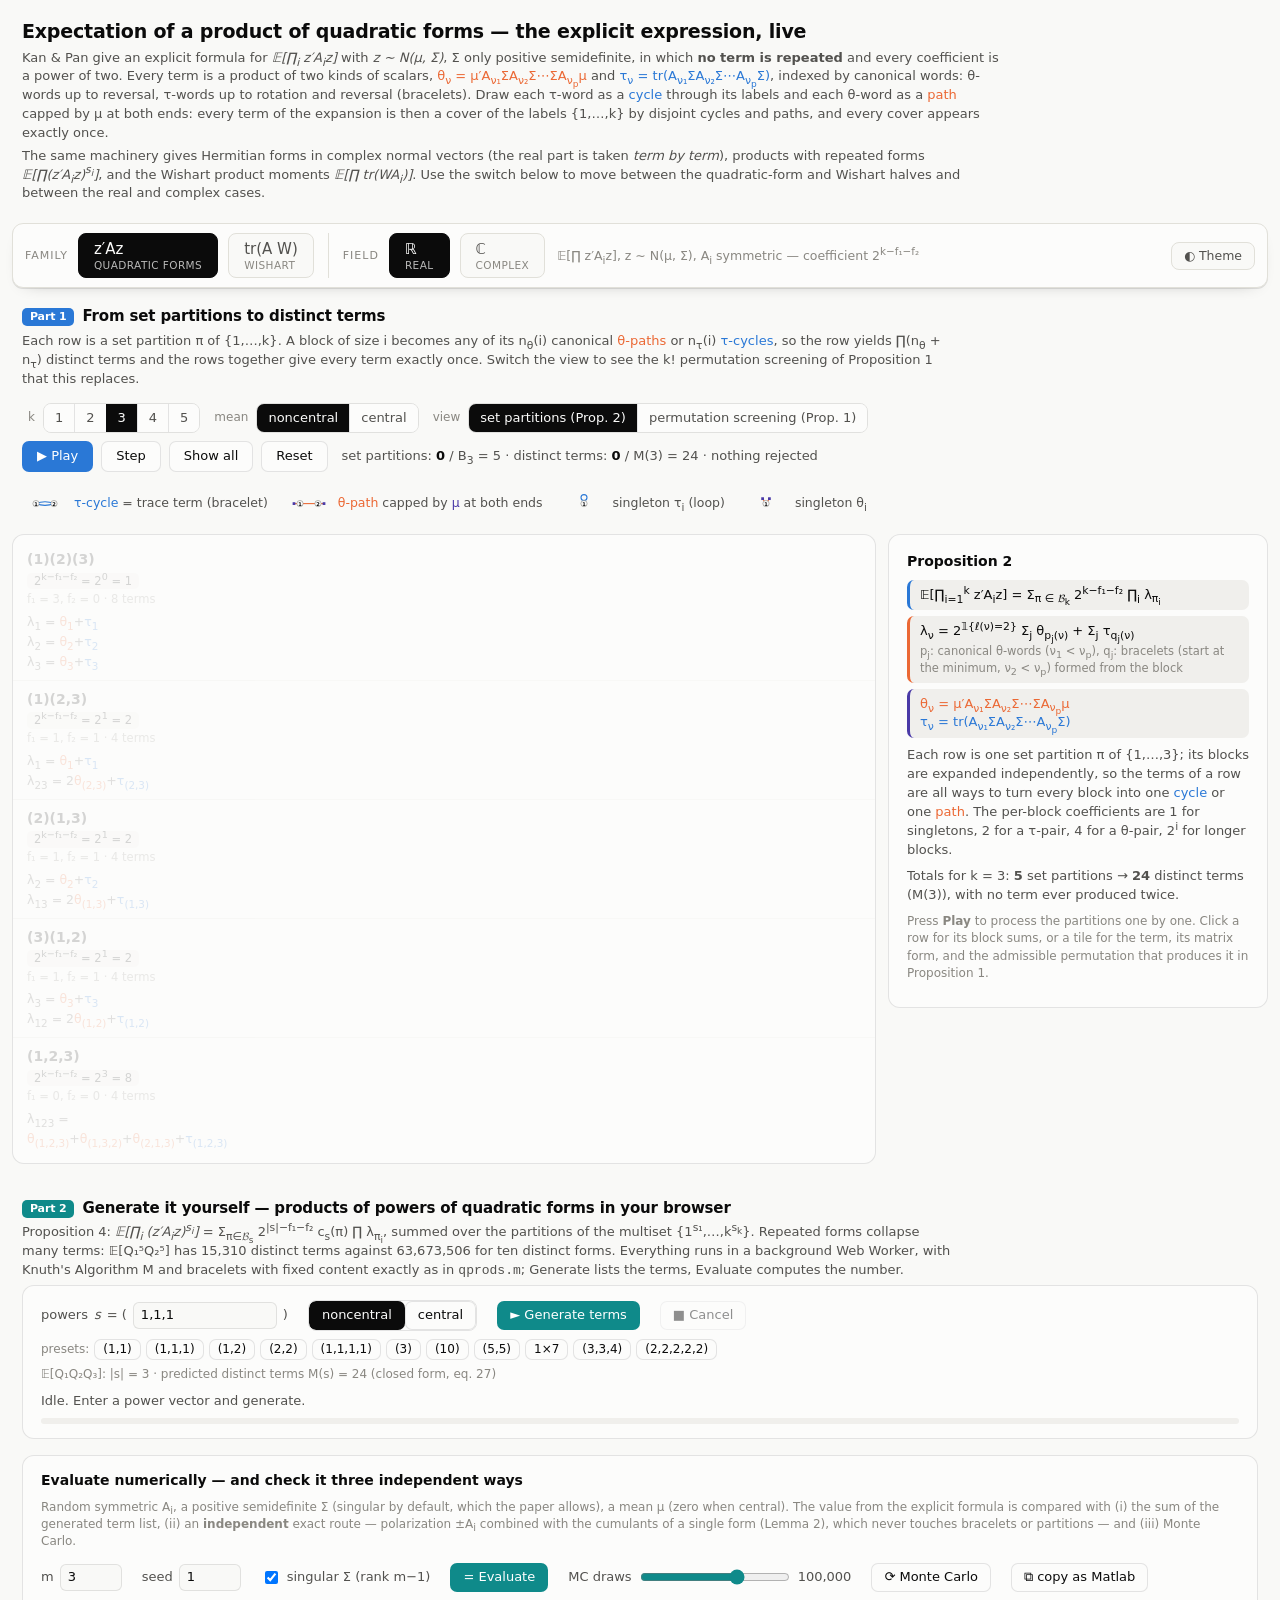
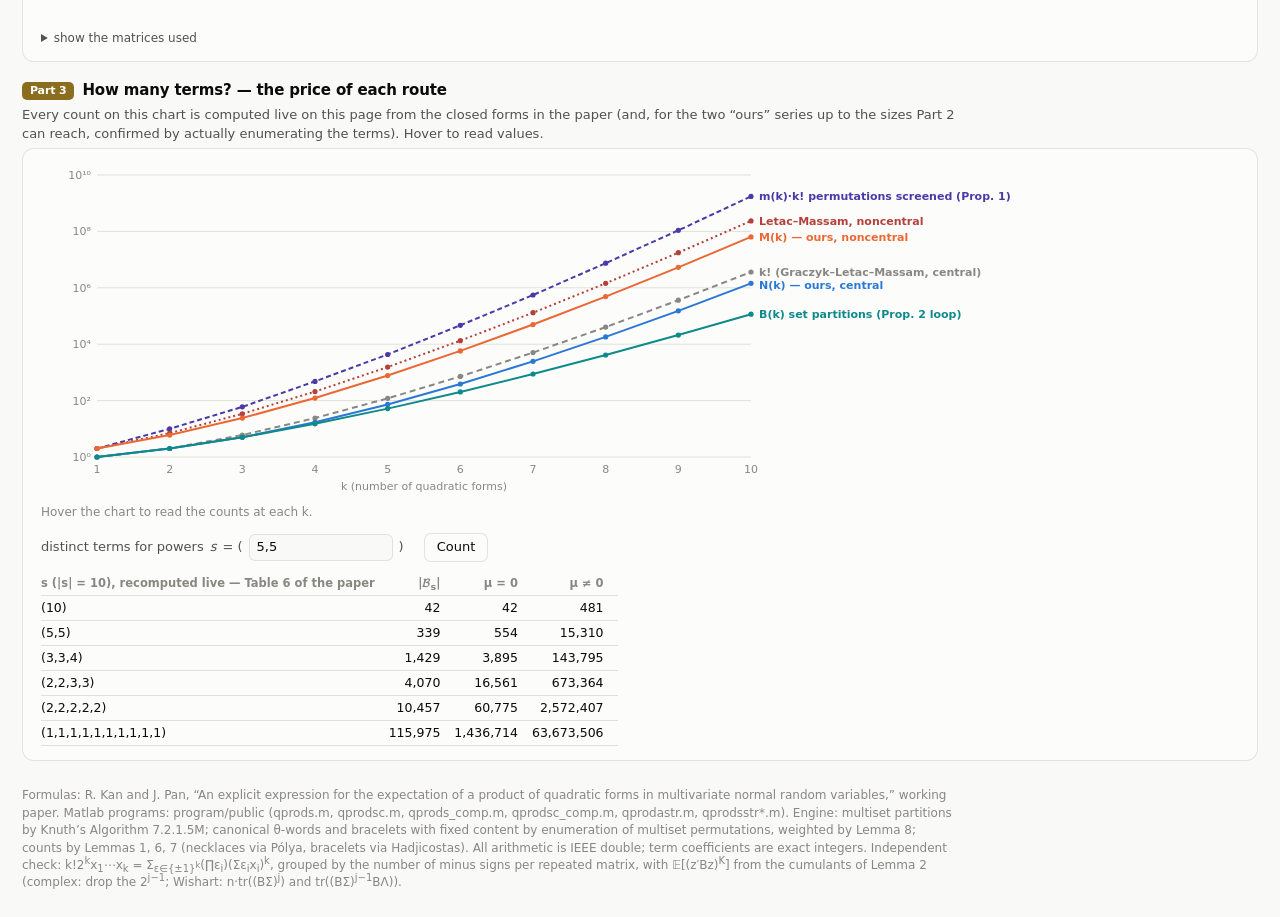
<file: papers/qprod.html>
<!DOCTYPE html>
<html lang="en">
<head>
<meta charset="utf-8">
<meta name="viewport" content="width=device-width, initial-scale=1">
<title>Products of Quadratic Forms — the Explicit Expression, Live</title>
<!--
  qprod.html — visual companion to Kan & Pan, "An explicit expression for the
  expectation of a product of quadratic forms in multivariate normal random
  variables" (working paper), and to the Matlab package in program/public.

  Two families, switched at the top of the page:
    z   E[prod_i (z'A_i z)^{s_i}],   z ~ N(mu, Sigma) or CN(mu, Sigma)
    W   E[prod_i tr(W A_i)^{s_i}],   W ~ W_m(n, Sigma, Lambda) or CW_m(...)
  and two fields (real / complex).  Part 1 animates Propositions 1-3 (set
  partitions -> block sums -> distinct terms, and the k! permutation screening
  they replace).  Part 2 runs Proposition 4 (multiset partitions, Knuth's
  Algorithm M, bracelets with fixed content) live in a Web Worker, and checks
  every number against an independent route (polarization + cumulants of a
  single form) and Monte Carlo.  Part 3 compares term counts.
-->
<style>
  :root{
    color-scheme: light;
    --surface-1:#fcfcfb; --page:#f9f9f7;
    --ink-1:#0b0b0b; --ink-2:#52514e; --ink-3:#898781;
    --grid:#e1e0d9; --baseline:#c3c2b7; --ring:rgba(11,11,11,0.10);
    --c-tau:#2a78d6; --c-theta:#eb6834; --c-lam:#4a3aa7; --c-ok:#1baf7a;
    --c-bad:#b3403a; --c-live:#0f8a8a; --c-gold:#8a6d1f;
    --tau-fill:#eef4fc; --theta-fill:#fdf0ea;
    --chip-bg:#f0efec; --hi-ring:#0b0b0b;
  }
  :root[data-theme="dark"]{
    color-scheme: dark;
    --surface-1:#1a1a19; --page:#0d0d0d;
    --ink-1:#ffffff; --ink-2:#c3c2b7; --ink-3:#898781;
    --grid:#2c2c2a; --baseline:#383835; --ring:rgba(255,255,255,0.10);
    --c-tau:#3987e5; --c-theta:#d95926; --c-lam:#9085e9; --c-ok:#199e70;
    --c-bad:#e06c65; --c-live:#2ab5b5; --c-gold:#c9a83c;
    --tau-fill:#20293a; --theta-fill:#3a2519;
    --chip-bg:#26262a; --hi-ring:#ffffff;
  }
  @media (prefers-color-scheme: dark){
    :root:not([data-theme="light"]){
      color-scheme: dark;
      --surface-1:#1a1a19; --page:#0d0d0d;
      --ink-1:#ffffff; --ink-2:#c3c2b7; --ink-3:#898781;
      --grid:#2c2c2a; --baseline:#383835; --ring:rgba(255,255,255,0.10);
      --c-tau:#3987e5; --c-theta:#d95926; --c-lam:#9085e9; --c-ok:#199e70;
      --c-bad:#e06c65; --c-live:#2ab5b5; --c-gold:#c9a83c;
      --tau-fill:#20293a; --theta-fill:#3a2519;
      --chip-bg:#26262a; --hi-ring:#ffffff;
    }
  }
  *{box-sizing:border-box}
  [hidden]{display:none !important}
  html,body{margin:0;padding:0}
  body{background:var(--page);color:var(--ink-1);
    font-family:system-ui,-apple-system,"Segoe UI",sans-serif;font-size:14px;line-height:1.45}
  header{padding:18px 22px 10px}
  header h1{font-size:19px;margin:0 0 3px;font-weight:650;letter-spacing:-0.01em}
  header p, section > p.lead{margin:0 0 4px;color:var(--ink-2);font-size:13px;max-width:980px}
  .m{font-style:italic}
  sub,sup{line-height:0}
  section{margin-top:6px}
  section h2.part{font-size:15px;font-weight:650;margin:18px 22px 4px;letter-spacing:-0.01em}
  section h2.part .tag{display:inline-block;font-size:11px;font-weight:600;color:#fff;
    border-radius:5px;padding:1px 8px;margin-right:8px;vertical-align:1px}
  section > p.lead{padding:0 22px}
  /* family switch */
  .modebar{position:sticky;top:0;z-index:20;display:flex;align-items:center;gap:10px;flex-wrap:wrap;
    margin:6px 12px 14px;padding:9px 12px;border:1px solid var(--grid);border-radius:11px;
    background:var(--surface-1);box-shadow:0 1px 0 var(--ring),0 6px 18px -14px rgba(0,0,0,.45)}
  .modelab{font-size:11px;letter-spacing:.09em;text-transform:uppercase;color:var(--ink-3)}
  .modebtn{appearance:none;cursor:pointer;font:inherit;font-size:15px;line-height:1.1;
    padding:7px 15px 6px;border-radius:8px;border:1px solid var(--grid);background:var(--page);
    color:var(--ink-2);display:flex;flex-direction:column;align-items:flex-start;gap:2px}
  .modebtn:hover{border-color:var(--baseline)}
  .modebtn .sub2{font-size:10.5px;letter-spacing:.04em;color:var(--ink-3);text-transform:uppercase}
  .modebtn.on{background:var(--ink-1);border-color:var(--ink-1);color:var(--surface-1)}
  .modebtn.on .sub2{color:var(--surface-1);opacity:.72}
  .modesep{width:1px;align-self:stretch;background:var(--grid);margin:0 4px}
  .modenote{font-size:12.5px;color:var(--ink-3);margin-left:2px;max-width:520px}
  .spacer{flex:1}
  /* controls */
  .controls{display:flex;flex-wrap:wrap;align-items:center;gap:8px;padding:10px 22px 8px}
  .controls button, .seg button{font:inherit;font-size:13px;padding:5px 14px;border-radius:7px;
    border:1px solid var(--ring);background:var(--surface-1);color:var(--ink-1);cursor:pointer}
  .controls button:hover{border-color:var(--baseline)}
  .controls button.primary{background:var(--c-tau);border-color:transparent;color:#fff}
  .seg{display:inline-flex;border:1px solid var(--ring);border-radius:8px;overflow:hidden}
  .seg button{border:none;border-radius:0;padding:5px 11px;background:var(--surface-1);color:var(--ink-2)}
  .seg button+button{border-left:1px solid var(--ring)}
  .seg button.on{background:var(--ink-1);color:var(--surface-1)}
  .seglab{font-size:12px;color:var(--ink-3);margin-left:6px}
  .counter{margin-left:6px;color:var(--ink-2);font-size:13px}
  .counter b{color:var(--ink-1);font-variant-numeric:tabular-nums}
  .legend{display:flex;flex-wrap:wrap;gap:4px 18px;padding:2px 22px 10px;font-size:12.5px;color:var(--ink-2);align-items:center}
  .legend .item{display:inline-flex;align-items:center;gap:6px}
  .legend svg{display:inline-block;vertical-align:middle}
  /* part 1 layout */
  .layout{display:flex;gap:0;align-items:flex-start;padding:0 12px 16px}
  .graphwrap{flex:1 1 auto;min-width:0;overflow:auto;max-height:860px;
    background:var(--surface-1);border:1px solid var(--ring);border-radius:12px;padding:6px 0}
  .panel{flex:0 0 380px;margin-left:12px;padding:16px 18px;position:sticky;top:78px;
    background:var(--surface-1);border:1px solid var(--ring);border-radius:12px;
    font-size:13px;color:var(--ink-2);overflow:auto;max-height:860px}
  .panel h2{font-size:14px;margin:0 0 8px;color:var(--ink-1);font-weight:650}
  .panel h3{font-size:12px;margin:14px 0 5px;color:var(--ink-3);font-weight:600;text-transform:uppercase;letter-spacing:.04em}
  .panel p{margin:8px 0}
  .panel .big{font-size:16px;color:var(--ink-1);margin:4px 0 2px}
  .panel .meta{font-size:12px;color:var(--ink-3)}
  .fbox{display:block;margin:6px 0;padding:6px 10px;border-radius:7px;border-left:3px solid var(--c-tau);
    background:var(--chip-bg);color:var(--ink-1);font-size:13px}
  .fbox.th{border-color:var(--c-theta)} .fbox.lm{border-color:var(--c-lam)} .fbox.ok{border-color:var(--c-ok)}
  .fbox small{display:block;color:var(--ink-3);font-size:11.5px;margin-top:2px}
  .hint{font-size:12px;color:var(--ink-3);margin-top:12px}
  .tau{color:var(--c-tau)} .theta{color:var(--c-theta)} .lamc{color:var(--c-lam)}
  /* partition rows */
  .prow{display:grid;grid-template-columns:230px 1fr;gap:10px;align-items:start;
    padding:8px 14px;border-bottom:1px solid var(--grid);cursor:pointer;transition:opacity .35s}
  .prow:last-child{border-bottom:none}
  .prow:hover{background:color-mix(in srgb,var(--chip-bg) 55%,transparent)}
  .prow.sel{background:var(--chip-bg)}
  .prow.pending{opacity:.16}
  .prow.pending .tiles{visibility:hidden}
  .prow.fresh .tile{animation:pop .45s ease both}
  @keyframes pop{from{opacity:0;transform:scale(.6)}to{opacity:1;transform:none}}
  .plabel{font-size:14px;font-weight:650;color:var(--ink-1);font-variant-numeric:tabular-nums}
  .pmeta{font-size:11.5px;color:var(--ink-3);margin-top:1px}
  .coefchip{display:inline-block;font-size:11.5px;padding:0 7px;border-radius:5px;background:var(--chip-bg);color:var(--ink-1);margin-top:3px}
  .lams{font-size:12.5px;color:var(--ink-2);margin-top:4px;line-height:1.6}
  .grouphead{padding:8px 14px 4px;font-size:12px;color:var(--ink-3);
    border-bottom:1px solid var(--grid);background:var(--page)}
  .grouphead b{color:var(--ink-1);text-transform:none;letter-spacing:0;font-size:13px}
  .tiles{display:flex;flex-wrap:wrap;gap:4px}
  .tile{width:68px;border-radius:8px;border:1px solid var(--ring);background:var(--page);
    display:flex;flex-direction:column;align-items:center;padding:2px 0 3px;cursor:pointer}
  .tile:hover{border-color:var(--baseline)}
  .tile.sel{outline:2px solid var(--hi-ring);outline-offset:0}
  .tile .tc{font-size:11px;color:var(--ink-1);font-variant-numeric:tabular-nums;line-height:1.1}
  .tile .tc .nn{color:var(--ink-3)}
  /* screening view */
  .sgroup{padding:8px 14px;border-bottom:1px solid var(--grid);transition:opacity .35s}
  .sgroup.pending{opacity:.16}
  .shead{font-size:12.5px;color:var(--ink-2);margin-bottom:5px}
  .shead b{color:var(--ink-1)}
  .perms{display:flex;flex-wrap:wrap;gap:3px}
  .perm{font-size:11.5px;padding:1px 6px;border-radius:5px;border:1px solid var(--grid);
    color:var(--ink-3);font-variant-numeric:tabular-nums;cursor:default;background:var(--page)}
  .perm.rej{text-decoration:line-through;text-decoration-color:var(--c-bad);opacity:.55}
  .perm.ok{border-color:var(--c-ok);background:var(--surface-1);color:var(--ink-1);cursor:pointer;font-weight:600}
  .perm.ok:hover{outline:1.5px solid var(--hi-ring)}
  .perm .bt{color:var(--c-tau)} .perm .bh{color:var(--c-theta)}
  .perm.rej .bt,.perm.rej .bh{color:inherit}
  .statline{display:flex;gap:28px;flex-wrap:wrap;padding:10px 14px 4px}
  .stat .v{font-size:22px;font-weight:650;font-variant-numeric:tabular-nums;letter-spacing:-.01em}
  .stat .l{font-size:11px;color:var(--ink-3);text-transform:uppercase;letter-spacing:.05em}
  /* glyph svg */
  .gv circle.v{fill:var(--surface-1);stroke:var(--ink-3);stroke-width:1}
  .gv text.vl{font-size:8.5px;fill:var(--ink-1);text-anchor:middle;dominant-baseline:central;font-weight:600}
  .gv .et{fill:none;stroke:var(--c-tau);stroke-width:1.8}
  .gv .eh{fill:none;stroke:var(--c-theta);stroke-width:1.8}
  .gv .el{fill:none;stroke:var(--c-lam);stroke-width:1.3;stroke-dasharray:3 2}
  .gv .mu{fill:var(--c-lam)}
  .gv .nb{font-size:10px;fill:var(--ink-3)}
  /* live boxes (part 2) */
  .livebox{overflow-x:auto;margin:0 22px 16px;padding:14px 18px;background:var(--surface-1);border:1px solid var(--ring);border-radius:12px}
  .livebox h2{font-size:14px;margin:0 0 8px}
  .liveform{display:flex;flex-wrap:wrap;gap:10px 20px;align-items:center;font-size:13px}
  .liveform label{display:inline-flex;align-items:center;gap:6px;color:var(--ink-2);cursor:pointer}
  .liveform input[type=text],.liveform input[type=number]{font:inherit;padding:3px 7px;border-radius:6px;
    border:1px solid var(--ring);background:var(--page);color:var(--ink-1)}
  .liveform input[type=number]{width:62px}
  .liveform input[type=range]{accent-color:var(--c-live);width:150px}
  .liveform button,.livebox button{font:inherit;font-size:13px;padding:4px 12px;border-radius:7px;
    border:1px solid var(--ring);background:var(--surface-1);color:var(--ink-1);cursor:pointer}
  .livebox button.primary{background:var(--c-live);border-color:transparent;color:#fff}
  .livebox button:disabled{opacity:.45;cursor:default}
  .presets{display:flex;gap:5px;flex-wrap:wrap;align-items:center;font-size:12px;color:var(--ink-3)}
  .presets button{font-size:12px;padding:1px 8px}
  .livenote{font-size:12px;color:var(--ink-3);margin-top:6px}
  .livenote.warn{color:var(--c-theta)}
  .livestatus{font-size:13px;color:var(--ink-2);margin:8px 0 0;min-height:18px}
  .livestatus b{color:var(--ink-1);font-variant-numeric:tabular-nums}
  .pass{color:var(--c-ok);font-weight:650} .fail{color:var(--c-bad);font-weight:650}
  .progressbar{height:6px;border-radius:3px;background:var(--chip-bg);margin-top:8px;overflow:hidden}
  .progressbar div{height:100%;width:0;background:var(--c-live);transition:width .2s}
  .kpis{display:flex;flex-wrap:wrap;gap:10px 30px;margin-top:12px}
  .kpi .v{font-size:24px;font-weight:650;font-variant-numeric:tabular-nums;letter-spacing:-.01em;line-height:1.15}
  .kpi .l{font-size:11px;color:var(--ink-3);text-transform:uppercase;letter-spacing:.05em}
  table.livetab{border-collapse:collapse;font-size:12.5px;margin-top:10px;font-variant-numeric:tabular-nums}
  table.livetab th,table.livetab td{padding:3px 14px 3px 0;text-align:left;border-bottom:1px solid var(--grid);vertical-align:top}
  table.livetab th{color:var(--ink-3);font-weight:600;font-size:11.5px}
  table.livetab td.num,table.livetab th.num{text-align:right}
  .termrow{display:flex;gap:10px;margin:3px 0;padding:3px 9px;border-radius:6px;border-left:3px solid var(--c-live);
    background:var(--chip-bg);color:var(--ink-1);font-size:13px;align-items:baseline}
  .termrow .ix{color:var(--ink-3);font-size:11px;min-width:52px;font-variant-numeric:tabular-nums}
  .termrow .mx{color:var(--ink-3);font-size:12px;margin-left:auto;text-align:right}
  #termList{max-height:560px;overflow:auto}
  .pager{display:flex;gap:6px;align-items:center;margin-top:8px;font-size:12.5px;color:var(--ink-2);flex-wrap:wrap}
  .pager button{font-size:12.5px;padding:2px 10px}
  .rowtools{display:flex;gap:8px;flex-wrap:wrap;align-items:center;margin:8px 0}
  .rowtools input[type=text]{font:inherit;font-size:12.5px;padding:3px 7px;border-radius:6px;border:1px solid var(--ring);background:var(--page);color:var(--ink-1);width:190px}
  .evaltab td{padding:5px 14px 5px 0;border-bottom:1px solid var(--grid);font-size:13px;font-variant-numeric:tabular-nums}
  .evaltab td.v{text-align:right;font-family:ui-monospace,SFMono-Regular,Consolas,monospace;font-size:12.5px;color:var(--ink-1)}
  .evaltab td.d{text-align:right;font-size:12px}
  .evaltab tr.warnrow td{background:color-mix(in srgb,var(--c-bad) 10%,transparent)}
  details.mats{margin-top:10px;font-size:12px;color:var(--ink-2)}
  details.mats pre{font-size:11.5px;max-height:240px;overflow:auto;background:var(--page);border:1px solid var(--grid);border-radius:8px;padding:8px}
  .mcwrap{margin-top:12px}
  .chartsvg text{font-size:11px;fill:var(--ink-3)}
  .chartsvg .ax{stroke:var(--baseline);stroke-width:1}
  .chartsvg .gl{stroke:var(--grid);stroke-width:1}
  footer{padding:10px 22px 26px;color:var(--ink-3);font-size:12px;max-width:980px}
  @media (max-width:1000px){
    .layout{flex-direction:column}
    .panel{flex:none;margin-left:0;margin-top:12px;max-height:none;position:static;width:100%}
    .prow{grid-template-columns:1fr}
  }
  @media (max-width:560px){ .modebar{position:static} .livebox{margin:0 12px 16px;padding:12px} .modenote{flex-basis:100%} header,section > p.lead{padding-left:16px;padding-right:16px} }
</style>
</head>
<body>
<header>
  <h1>Expectation of a product of quadratic forms — the explicit expression, live</h1>
  <p>Kan &amp; Pan give an explicit formula for <span class="m">𝔼[∏<sub>i</sub> z′A<sub>i</sub>z]</span> with <span class="m">z ∼ N(μ, Σ)</span>, Σ only positive semidefinite, in which <b>no term is repeated</b> and every coefficient is a power of two. Every term is a product of two kinds of scalars,
  <span class="theta">θ<sub>ν</sub> = μ′A<sub>ν₁</sub>ΣA<sub>ν₂</sub>Σ⋯ΣA<sub>ν<sub>p</sub></sub>μ</span> and
  <span class="tau">τ<sub>ν</sub> = tr(A<sub>ν₁</sub>ΣA<sub>ν₂</sub>Σ⋯A<sub>ν<sub>p</sub></sub>Σ)</span>, indexed by canonical words: θ-words up to reversal, τ-words up to rotation and reversal (bracelets). Draw each τ-word as a <span class="tau">cycle</span> through its labels and each θ-word as a <span class="theta">path</span> capped by μ at both ends: every term of the expansion is then a cover of the labels {1,…,k} by disjoint cycles and paths, and every cover appears exactly once.</p>
  <p>The same machinery gives Hermitian forms in complex normal vectors (the real part is taken <i>term by term</i>), products with repeated forms <span class="m">𝔼[∏(z′A<sub>i</sub>z)<sup>s<sub>i</sub></sup>]</span>, and the Wishart product moments <span class="m">𝔼[∏ tr(WA<sub>i</sub>)]</span>. Use the switch below to move between the quadratic-form and Wishart halves and between the real and complex cases.</p>
</header>

<div class="modebar" role="toolbar" aria-label="Family and field">
  <span class="modelab">Family</span>
  <button class="modebtn on" id="famZ">z′Az<span class="sub2">quadratic forms</span></button>
  <button class="modebtn" id="famW">tr(A W)<span class="sub2">Wishart</span></button>
  <span class="modesep"></span>
  <span class="modelab">Field</span>
  <button class="modebtn on" id="fldR">ℝ<span class="sub2">real</span></button>
  <button class="modebtn" id="fldC">ℂ<span class="sub2">complex</span></button>
  <span class="modenote" id="modeNote"></span>
  <span class="spacer"></span>
  <button class="modebtn" id="btnTheme" style="font-size:12.5px;padding:6px 12px">◐ Theme</button>
</div>

<!-- ======================= PART 1 ======================= -->
<section id="part1">
<h2 class="part"><span class="tag" style="background:var(--c-tau)">Part 1</span><span id="p1title">From set partitions to distinct terms</span></h2>
<p class="lead" id="p1lead"></p>
<div class="controls">
  <span class="seglab">k</span>
  <span class="seg" id="segK"></span>
  <span class="seglab">mean</span>
  <span class="seg" id="segMean"><button data-v="nc" class="on">noncentral</button><button data-v="c">central</button></span>
  <span class="seglab">view</span>
  <span class="seg" id="segView"><button data-v="sp" class="on">set partitions (Prop. 2)</button><button data-v="sc">permutation screening (Prop. 1)</button></span>
</div>
<div class="controls" style="padding-top:0">
  <button id="btnPlay" class="primary">▶ Play</button>
  <button id="btnStep">Step</button>
  <button id="btnAll">Show all</button>
  <button id="btnReset">Reset</button>
  <span class="counter" id="counter"></span>
</div>
<div class="legend" id="legend"></div>
<div class="layout">
  <div class="graphwrap" id="wrap1"><div id="rows"></div></div>
  <div class="panel" id="panel"></div>
</div>
</section>

<!-- ======================= PART 2 ======================= -->
<section id="part2">
<h2 class="part"><span class="tag" style="background:var(--c-live)">Part 2</span><span id="p2title">Generate it yourself</span></h2>
<p class="lead" id="p2lead"></p>
<div class="livebox">
  <div class="liveform">
    <label>powers <span class="m">s</span> = (<input type="text" id="inS" value="1,1,1" size="14" aria-label="power vector s">)</label>
    <span class="seg" id="segMean2"><button data-v="nc" class="on">noncentral</button><button data-v="c">central</button></span>
    <button class="primary" id="btnRun">► Generate terms</button>
    <button id="btnCancel" disabled>■ Cancel</button>
  </div>
  <div class="presets" style="margin-top:8px">presets:
    <button data-s="1,1">(1,1)</button><button data-s="1,1,1">(1,1,1)</button><button data-s="1,2">(1,2)</button>
    <button data-s="2,2">(2,2)</button><button data-s="1,1,1,1">(1,1,1,1)</button><button data-s="3">(3)</button>
    <button data-s="10">(10)</button><button data-s="5,5">(5,5)</button><button data-s="1,1,1,1,1,1,1">1×7</button>
    <button data-s="3,3,4">(3,3,4)</button><button data-s="2,2,2,2,2">(2,2,2,2,2)</button>
  </div>
  <div class="livenote" id="capNote"></div>
  <div class="livestatus" id="genStatus">Idle. Enter a power vector and generate.</div>
  <div class="progressbar"><div id="genBar"></div></div>
  <div id="genKpis"></div>
  <div id="genTable"></div>
</div>

<div class="livebox" id="termBox" hidden>
  <h2>Browse the distinct terms</h2>
  <div class="rowtools">
    <input type="text" id="inFilter" placeholder="filter, e.g. θ(1,2) or a_1_2">
    <span class="seg" id="segShow"><button data-v="sym" class="on">θ / τ</button><button data-v="mat">matrix form</button><button data-v="mat2">Matlab strings</button></span>
    <span class="spacer"></span>
    <button id="dlTxt">⬇ .txt</button><button id="dlCsv">⬇ .csv</button><button id="dlTex">⬇ LaTeX</button><button id="dlM">⬇ Matlab .m</button>
  </div>
  <div id="termList"></div>
  <div class="pager" id="pager"></div>
</div>

<div class="livebox" id="evalBox">
  <h2>Evaluate numerically — and check it three independent ways</h2>
  <p class="livenote" id="evalLead" style="margin-top:0"></p>
  <div class="liveform">
    <label>m <input type="number" id="inM" min="1" max="6" value="3"></label>
    <label id="lblN">n <input type="number" id="inN" min="1" max="40" value="4"></label>
    <label>seed <input type="number" id="inSeed" min="1" max="99999" value="1"></label>
    <label><input type="checkbox" id="inSing" checked> singular Σ (rank m−1)</label>
    <label id="lblEnt" hidden>A<sub>i</sub> from entries <input type="text" id="inEnt" size="12" placeholder="e.g. 11,12,22"></label>
    <button class="primary" id="btnEval">= Evaluate</button>
    <label>MC draws <input type="range" id="inDraws" min="3" max="6" step="0.5" value="5"><span id="drawsVal">100,000</span></label>
    <button id="btnMC">⟳ Monte Carlo</button>
    <button id="btnMat" title="Copy Matlab code that reproduces this example with your package">⧉ copy as Matlab</button>
  </div>
  <div class="livestatus" id="evalStatus"></div>
  <div id="evalOut"></div>
  <div class="mcwrap" id="mcOut"></div>
  <details class="mats"><summary>show the matrices used</summary><pre id="matDump"></pre></details>
</div>
</section>

<!-- ======================= PART 3 ======================= -->
<section id="part3">
<h2 class="part"><span class="tag" style="background:var(--c-gold)">Part 3</span>How many terms? — the price of each route</h2>
<p class="lead">Every count on this chart is computed live on this page from the closed forms in the paper (and, for the two “ours” series up to the sizes Part 2 can reach, confirmed by actually enumerating the terms). Hover to read values.</p>
<div class="livebox">
  <div id="countChart"></div>
  <div class="liveform" style="margin-top:12px">
    <label>distinct terms for powers <span class="m">s</span> = (<input type="text" id="inS3" value="5,5" size="14">)</label>
    <button id="btnCount">Count</button>
    <span class="livenote" id="countOut" style="margin:0"></span>
  </div>
  <div id="countTab"></div>
</div>
</section>

<footer id="foot"></footer>

<script id="qp-engine">
/* ===QP-ENGINE-BEGIN===
   Engine for E[prod_i (z'A_i z)^{s_i}] and E[prod_i tr(W A_i)^{s_i}]
   (Kan & Pan, "An explicit expression for the expectation of a product of
   quadratic forms in multivariate normal random variables", working paper).
   Pure functions; runs in the page and inside a Web Worker.
*/
var QP = (function () {
  "use strict";

  /* ---------------- small combinatorics ---------------- */
  var FACT = [1];
  for (var i = 1; i <= 30; i++) FACT[i] = FACT[i - 1] * i;
  function fact(n) { return FACT[n]; }
  function binom(n, r) { if (r < 0 || r > n) return 0; var v = 1; for (var i = 1; i <= r; i++) v = v * (n - r + i) / i; return Math.round(v); }
  function gcd(a, b) { while (b) { var t = a % b; a = b; b = t; } return a; }
  function totient(n) { var r = n, p, m = n; for (p = 2; p * p <= m; p++) if (m % p === 0) { while (m % p === 0) m /= p; r -= r / p; } if (m > 1) r -= r / m; return r; }

  /* integer partitions of n, parts descending, in the paper's order ((n) first) */
  function intPartitions(n) {
    var out = [];
    (function rec(rem, max, acc) {
      if (rem === 0) { out.push(acc.slice()); return; }
      for (var p = Math.min(rem, max); p >= 1; p--) { acc.push(p); rec(rem - p, p, acc); acc.pop(); }
    })(n, n, []);
    return out;
  }
  function freqOf(kappa, k) { var f = []; for (var i = 0; i <= k; i++) f[i] = 0; kappa.forEach(function (p) { f[p]++; }); return f; }

  /* distinct-entry counts (Lemma 1) */
  function nTheta(i) { return i === 1 ? 1 : fact(i) / 2; }
  function nTau(i) { return i <= 2 ? 1 : fact(i - 1) / 2; }

  /* closed-form counts from the paper */
  function Mk(k) {           // eq (Mk), noncentral, distinct matrices
    var tot = 0;
    intPartitions(k).forEach(function (kap) {
      var f = freqOf(kap, k), q = fact(k), pr = 1;
      for (var i = 1; i <= k; i++) { q /= Math.pow(fact(i), f[i]) * fact(f[i]); pr *= Math.pow(nTheta(i) + nTau(i), f[i]); }
      tot += q * pr;
    });
    return Math.round(tot);
  }
  function Nk(k) {           // Corollary 1 count, central
    var tot = 0;
    intPartitions(k).forEach(function (kap) {
      var f = freqOf(kap, k), v = fact(k) * Math.pow(2, f[1] + (f[2] || 0));
      for (var i = 1; i <= k; i++) v /= fact(f[i]) * Math.pow(2 * i, f[i]);
      tot += v;
    });
    return Math.round(tot);
  }
  function mk(k) {           // single-matrix count m(k)
    var tot = 0;
    intPartitions(k).forEach(function (kap) { var f = freqOf(kap, k), p = 1; for (var i = 1; i <= k; i++) p *= 1 + f[i]; tot += p; });
    return tot;
  }
  function bell(k) { var row = [1]; for (var i = 0; i < k; i++) { var nr = [row[row.length - 1]]; for (var j = 0; j < row.length; j++) nr.push(nr[j] + row[j]); row = nr; } return row[0]; }
  function lmCount(k) { var t = 0; for (var i = 0; i <= k; i++) t += fact(i) * binom(k, i) * binom(k, i); return t; }

  /* multiset counts (Lemmas 5-7) for a content vector n = (n_1..n_p) */
  function multinom(n) { var s = 0, d = 1; n.forEach(function (x) { s += x; d *= fact(x); }); return Math.round(fact(s) / d); }
  function palCount(n) {
    var odd = n.filter(function (x) { return x % 2; }).length; if (odd > 1) return 0;
    var s = 0, d = 1; n.forEach(function (x) { s += Math.floor(x / 2); d *= fact(Math.floor(x / 2)); });
    return Math.round(fact(s) / d);
  }
  function nThetaMulti(n) { return (multinom(n) + palCount(n)) / 2; }
  function necklaces(n) {
    var tot = 0, N = 0, g = 0; n.forEach(function (x) { N += x; g = gcd(g, x); });
    for (var j = 1; j <= g; j++) if (g % j === 0) {
      var d = 1; n.forEach(function (x) { d *= fact(x / j); });
      tot += totient(j) * fact(N / j) / d;
    }
    return Math.round(tot / N);
  }
  function bracelets(n) {
    var N = 0, j = 0, d = 1; n.forEach(function (x) { N += x; if (x % 2) j++; d *= fact(Math.floor(x / 2)); });
    var b = necklaces(n) / 2;
    if (j <= 2) b += fact((N - j) / 2) / (2 * d);
    return Math.round(b);
  }

  /* ---------------- words and canonical forms ---------------- */
  function cmpWord(a, b) { for (var i = 0; i < a.length; i++) if (a[i] !== b[i]) return a[i] - b[i]; return 0; }
  function nextPerm(a) {              // in place, lexicographic; false when done
    var i = a.length - 2; while (i >= 0 && a[i] >= a[i + 1]) i--; if (i < 0) return false;
    var j = a.length - 1; while (a[j] <= a[i]) j--; var t = a[i]; a[i] = a[j]; a[j] = t;
    for (var l = i + 1, r = a.length - 1; l < r; l++, r--) { t = a[l]; a[l] = a[r]; a[r] = t; }
    return true;
  }
  function dihedralOrbit(w) {          // distinct words among rotations and reversed rotations
    var n = w.length, seen = {}, min = null, cnt = 0;
    var rv = w.slice().reverse();
    [w, rv].forEach(function (x) {
      for (var r = 0; r < n; r++) {
        var y = x.slice(r).concat(x.slice(0, r)), key = y.join(",");
        if (!seen[key]) { seen[key] = 1; cnt++; if (!min || cmpWord(y, min) < 0) min = y; }
      }
    });
    return { size: cnt, min: min };
  }
  function primitivePeriod(w) { var n = w.length; for (var p = 1; p <= n; p++) if (n % p === 0) { var ok = true; for (var i = p; i < n && ok; i++) if (w[i] !== w[i - p]) ok = false; if (ok) return p; } return n; }

  /* block content (sorted word, e.g. [1,2,2]) -> canonical words with
     multiplicities c_j, d_j of Lemma 8 (b! factors kept: integers). */
  var blockCache = {};
  function blockWords(content) {
    var key = content.join(",");
    if (blockCache[key]) return blockCache[key];
    var L = content.length, bfac = 1, run = 1;
    for (var i = 1; i <= L; i++) { if (i < L && content[i] === content[i - 1]) run++; else { bfac *= fact(run); run = 1; } }
    var theta = [], tau = [], w = content.slice();
    do {
      var rv = w.slice().reverse(), c = cmpWord(w, rv);
      if (c <= 0) {                                 // canonical theta-word
        var pal = c === 0;
        var mult = L === 1 ? 1 : (pal ? bfac / 2 : bfac);
        theta.push({ w: w.slice(), c: mult, pal: pal });
      }
      var orb = dihedralOrbit(w);
      if (cmpWord(orb.min, w) === 0) {                 // canonical tau-word (bracelet)
        var lab = L === 1 ? 1 : (L === 2 ? 2 : 2 * L);
        var rho = primitivePeriod(w);
        // one necklace <=> reversal is a rotation <=> orbit size == rho
        var oneNeck = orb.size === rho;
        tau.push({ w: w.slice(), c: bfac * orb.size / lab, rho: rho, oneNeck: oneNeck });
      }
    } while (nextPerm(w));
    var res = { key: key, len: L, bfac: bfac, theta: theta, tau: tau };
    blockCache[key] = res;
    return res;
  }

  /* ---------------- multiset partitions ----------------
     s = [s_1..s_k]. Calls cb(blocks) with blocks = array of count vectors,
     listed in non-increasing lexicographic order (so equal blocks are adjacent). */
  function forEachMultisetPartition(s, cb) {
    // Knuth, TAOCP 4A, Algorithm 7.2.1.5M (as in qprods.m). Parts come out in
    // non-increasing lexicographic order, so equal blocks are adjacent.
    var m = s.length, N = 0; s.forEach(function (x) { N += x; });
    var sz = m * N + 2, c = new Int32Array(sz), u = new Int32Array(sz), v = new Int32Array(sz), f = new Int32Array(N + 2);
    for (var j0 = 0; j0 < m; j0++) { c[j0] = j0; u[j0] = s[j0]; v[j0] = s[j0]; }
    var a = 0, l = 0, b = m, j, k, x; f[0] = 0; f[1] = m;
    var blocks = [];
    for (;;) {
      // M2
      for (;;) {
        j = a; k = b; x = 0;
        while (j < b) {
          u[k] = u[j] - v[j];
          if (u[k] === 0) { x = 1; j++; }
          else if (x === 0) { c[k] = c[j]; v[k] = Math.min(v[j], u[k]); x = u[k] < v[j] ? 1 : 0; k++; j++; }
          else { c[k] = c[j]; v[k] = u[k]; k++; j++; }
        }
        // M3
        if (k > b) { a = b; b = k; l++; f[l + 1] = b; } else break;
      }
      // M4 visit
      blocks.length = l + 1;
      for (var p = 0; p <= l; p++) {
        var bv = new Array(m).fill(0);
        for (var q = f[p]; q < f[p + 1]; q++) bv[c[q]] = v[q];
        blocks[p] = bv;
      }
      cb(blocks);
      // M5 / M6
      for (;;) {
        j = b - 1; while (v[j] === 0) j--;
        if (j === a && v[j] === 1) {
          if (l === 0) return;
          l--; b = a; a = f[l];
          continue;
        }
        v[j]--; for (var i = j + 1; i < b; i++) v[i] = u[i];
        break;
      }
    }
  }
  function countMultisetPartitions(s) { var c = 0; forEachMultisetPartition(s, function () { c++; }); return c; }

  function contentOf(b) { var w = []; for (var i = 0; i < b.length; i++) for (var j = 0; j < b[i]; j++) w.push(i + 1); return w; }
  function contentVec(b) { return b.filter(function (x) { return x > 0; }); }

  /* group adjacent equal blocks -> [{b, h}] */
  function groupBlocks(blocks) {
    var g = [];
    blocks.forEach(function (b) {
      var last = g[g.length - 1];
      if (last && last.b.join(",") === b.join(",")) last.h++; else g.push({ b: b, h: 1 });
    });
    return g;
  }
  function blockSize(b) { var s = 0; for (var i = 0; i < b.length; i++) s += b[i]; return s; }

  /* coefficient data for a multiset partition (Prop. 4) */
  function partitionInfo(blocks, s, complex) {
    var S = 0; s.forEach(function (x) { S += x; });
    var f1 = 0, f2 = 0;
    blocks.forEach(function (b) { var l = blockSize(b); if (l === 1) f1++; else if (l === 2) f2++; });
    var e = (complex ? blocks.length : S) - f1 - f2;
    var groups = groupBlocks(blocks);
    var num = 1; s.forEach(function (x) { num *= fact(x); });
    var den = 1;
    groups.forEach(function (g) { den *= fact(g.h); });
    blocks.forEach(function (b) { b.forEach(function (x) { den *= fact(x); }); });
    return { pow2: e, cs: Math.round(num / den), groups: groups, f1: f1, f2: f2, r: blocks.length };
  }

  /* block sum lambda (eq. lambda1): list of {kind:'h'|'a', w, c} */
  function lambdaList(b, central) {
    var bw = blockWords(contentOf(b)), L = bw.len, out = [];
    if (!central) bw.theta.forEach(function (t) { out.push({ kind: "h", w: t.w, c: (L === 2 ? 2 : 1) * t.c }); });
    bw.tau.forEach(function (t) { out.push({ kind: "a", w: t.w, c: t.c }); });
    return out;
  }

  /* ---------------- symbolic expansion ----------------
     Returns array of {key, c} where key is "h_1_2*a_3" style (MATLAB
     convention: a = tau, h = theta). Factor order: longer words first,
     then theta before tau, then lexicographic. */
  function factorKey(kind, w) { return kind + "_" + w.join("_"); }
  function sortFactors(fs) {
    return fs.slice().sort(function (x, y) {
      if (x.w.length !== y.w.length) return y.w.length - x.w.length;
      var c = cmpWord(x.w, y.w); if (c) return c;
      if (x.kind !== y.kind) return x.kind === "h" ? -1 : 1;
      return 0;
    });
  }
  function termKey(fs) { return sortFactors(fs).map(function (f) { return factorKey(f.kind, f.w); }).join("*"); }

  /* multisets of size h from list of n items -> arrays of indices (nondecreasing) */
  function multisets(n, h, cb) {
    var idx = new Array(h);
    (function rec(pos, start) {
      if (pos === h) { cb(idx); return; }
      for (var i = start; i < n; i++) { idx[pos] = i; rec(pos + 1, i); }
    })(0, 0);
  }

  function expand(s, opts, progress) {
    var central = !!opts.central, complex = !!opts.complex;
    var map = new Map(), perPartition = [], collisions = 0, nPart = 0;
    forEachMultisetPartition(s, function (blocks) {
      nPart++;
      var info = partitionInfo(blocks, s, complex);
      var base = Math.pow(2, info.pow2) * info.cs;
      // for each group, list of (factors[], coefMultiplier) options
      var groupOpts = info.groups.map(function (g) {
        var lam = lambdaList(g.b, central), res = [];
        multisets(lam.length, g.h, function (idx) {
          var fs = [], c = 1, counts = {};
          for (var t = 0; t < idx.length; t++) { var it = lam[idx[t]]; fs.push(it); c *= it.c; counts[idx[t]] = (counts[idx[t]] || 0) + 1; }
          var mn = fact(g.h); for (var q in counts) mn /= fact(counts[q]);
          // c_s already divides by h!; multinomial h!/prod(mult!) restores it
          res.push({ fs: fs, c: c * mn });
        });
        return res;
      });
      // correct the factor: c_s(pi) includes 1/prod h!; groupOpts carry h!/prod mult!
      var before = map.size, cnt = 0;
      (function rec(gi, fs, c) {
        if (gi === groupOpts.length) {
          var key = termKey(fs), v = Math.round(base * c);
          if (map.has(key)) { collisions++; map.set(key, map.get(key) + v); } else map.set(key, v);
          cnt++;
          return;
        }
        var opts2 = groupOpts[gi];
        for (var j = 0; j < opts2.length; j++) rec(gi + 1, fs.concat(opts2[j].fs), c * opts2[j].c);
      })(0, [], 1);
      perPartition.push({ blocks: blocks.map(function (b) { return b.slice(); }), pow2: info.pow2, cs: info.cs, nterms: cnt });
      if (progress && nPart % 2000 === 0) progress(nPart, map.size);
    });
    return { map: map, perPartition: perPartition, collisions: collisions, nPartitions: nPart };
  }
  /* NOTE on coefficients: for a group of h equal blocks the product lambda^h
     expands into multisets with multinomial h!/prod(mult!). c_s(pi) carries
     1/prod(h!) and prod b! in the denominator; lambda's c_j carry prod b!.
     In expand() above: res.c = prod(c_j) * h!/prod(mult!) (the "/fact*fact"
     is a no-op kept for clarity) and base = 2^e * c_s(pi). */

  /* predicted number of distinct terms, eq. (Ms) */
  function predictedCount(s, central) {
    var tot = 0;
    forEachMultisetPartition(s, function (blocks) {
      var p = 1;
      groupBlocks(blocks).forEach(function (g) {
        var v = contentVec(g.b), n = bracelets(v) + (central ? 0 : nThetaMulti(v));
        p *= binom(n + g.h - 1, g.h);
      });
      tot += p;
    });
    return tot;
  }
  /* fast estimate without enumerating partitions for distinct matrices */
  function predictedCountDistinct(k, central) { return central ? Nk(k) : Mk(k); }

  /* ---------------- complex matrix arithmetic ----------------
     matrix = {re: Float64Array(m*m), im: Float64Array(m*m)}, row-major */
  function cm(m) { return { re: new Float64Array(m * m), im: new Float64Array(m * m) }; }
  function cmMul(A, B, m) {
    var C = cm(m);
    for (var i = 0; i < m; i++) for (var k = 0; k < m; k++) {
      var ar = A.re[i * m + k], ai = A.im[i * m + k]; if (ar === 0 && ai === 0) continue;
      for (var j = 0; j < m; j++) {
        var br = B.re[k * m + j], bi = B.im[k * m + j];
        C.re[i * m + j] += ar * br - ai * bi; C.im[i * m + j] += ar * bi + ai * br;
      }
    }
    return C;
  }
  function cmAdd(A, B, m, sb) { var C = cm(m); for (var i = 0; i < m * m; i++) { C.re[i] = A.re[i] + sb * B.re[i]; C.im[i] = A.im[i] + sb * B.im[i]; } return C; }
  function cmScale(A, s, m) { var C = cm(m); for (var i = 0; i < m * m; i++) { C.re[i] = A.re[i] * s; C.im[i] = A.im[i] * s; } return C; }
  function cmTrMul(A, B, m) { // tr(A B) complex -> [re, im]
    var r = 0, im = 0;
    for (var i = 0; i < m; i++) for (var k = 0; k < m; k++) {
      var ar = A.re[i * m + k], ai = A.im[i * m + k], br = B.re[k * m + i], bi = B.im[k * m + i];
      r += ar * br - ai * bi; im += ar * bi + ai * br;
    }
    return [r, im];
  }

  /* problem = {m, A:[cm], Sigma: cm, Lambda: cm, n, complex}
     For z ~ N(mu, Sigma): Lambda = mu mu^H, n = 1.
     theta_nu = tr(A_nu1 S ... S A_nup Lambda); tau_nu = n tr(A_nu1 S ... A_nup S).
     Returns [re, im] (the paper uses re; im kept to show the pitfall). */
  function makeEvaluator(P) {
    var m = P.m, AS = P.A.map(function (A) { return cmMul(A, P.Sigma, m); }), cache = {};
    function prod(w) { // A_w1 S A_w2 S ... A_w(p-1) S A_wp
      var key = w.join(",");
      if (cache[key]) return cache[key];
      var M;
      if (w.length === 1) M = P.A[w[0] - 1];
      else M = cmMul(withS(w.slice(0, -1)), P.A[w[w.length - 1] - 1], m);
      cache[key] = M; return M;
    }
    var cacheS = {};
    function withS(w) { // A_w1 S ... A_wp S
      var key = w.join(",");
      if (cacheS[key]) return cacheS[key];
      var M = w.length === 1 ? AS[w[0] - 1] : cmMul(withS(w.slice(0, -1)), AS[w[w.length - 1] - 1], m);
      cacheS[key] = M; return M;
    }
    return {
      theta: function (w) { return cmTrMul(prod(w), P.Lambda, m); },
      tau: function (w) { var M = withS(w), t = 0, ti = 0; for (var i = 0; i < m; i++) { t += M.re[i * m + i]; ti += M.im[i * m + i]; } return [P.n * t, P.n * ti]; }
    };
  }

  /* complex scalar helpers */
  function cmulS(a, b) { return [a[0] * b[0] - a[1] * b[1], a[0] * b[1] + a[1] * b[0]]; }
  function cpow(a, h) { var r = [1, 0]; for (var i = 0; i < h; i++) r = cmulS(r, a); return r; }

  /* numeric evaluation straight from Prop. 4 (no symbolic expansion),
     exactly as qprods.m does it. Returns {termwise, naive}:
       termwise = sum with Re taken on every theta/tau (the correct formula)
       naive    = Re of the same sum with un-real-parted complex theta/tau */
  function evaluate(s, P, opts, progress) {
    var central = !!opts.central, complex = !!P.complex, m = P.m, mm = m * m;
    // precompute A_i S, and A_i Lambda
    var AS = P.A.map(function (A) { return cmMul(A, P.Sigma, m); });
    var AL = P.A.map(function (A) { return cmMul(A, P.Lambda, m); });
    function mulInto(X, Y, Z) { // Z = X*Y (flat complex), real fast path
      var i, j, q;
      for (i = 0; i < mm; i++) { Z.re[i] = 0; Z.im[i] = 0; }
      for (i = 0; i < m; i++) for (q = 0; q < m; q++) {
        var xr = X.re[i * m + q], xi = X.im[i * m + q];
        if (xr === 0 && xi === 0) continue;
        var o = i * m, p = q * m;
        if (complex) for (j = 0; j < m; j++) { var yr = Y.re[p + j], yi = Y.im[p + j]; Z.re[o + j] += xr * yr - xi * yi; Z.im[o + j] += xr * yi + xi * yr; }
        else for (j = 0; j < m; j++) Z.re[o + j] += xr * Y.re[p + j];
      }
    }
    function trProd(X, Y) { // tr(X Y) -> [re, im]
      var r = 0, im = 0;
      for (var i = 0; i < m; i++) for (var q = 0; q < m; q++) {
        var xr = X.re[i * m + q], xi = X.im[i * m + q], yr = Y.re[q * m + i], yi = Y.im[q * m + i];
        r += xr * yr - xi * yi; im += xr * yi + xi * yr;
      }
      return [r, im];
    }
    var I = cm(m); for (var d = 0; d < m; d++) I.re[d * m + d] = 1;
    var lamCache = {};
    function lam(bv) {
      var key = bv.join(",");
      if (lamCache[key]) return lamCache[key];
      var content = contentOf(bv), L = content.length, cnt = bv.slice(), distinct = true, bfac = 1;
      bv.forEach(function (x) { if (x > 1) distinct = false; bfac *= fact(x); });
      var stack = []; for (var t = 0; t <= L; t++) stack.push(cm(m));
      var w = new Array(L), re = 0, nv = [0, 0], minv = content[0];
      var lab = L === 1 ? 1 : (L === 2 ? 2 : 2 * L);
      function leaf(Pm) {
        var last = w[L - 1] - 1;
        // theta
        if (!central) {
          var cmp = 0; for (var i = 0; i < L; i++) { if (w[i] !== w[L - 1 - i]) { cmp = w[i] - w[L - 1 - i]; break; } }
          if (cmp <= 0) {
            var wt = L === 1 ? 1 : (cmp === 0 ? bfac / 2 : bfac); if (L === 2) wt *= 2;
            var th = trProd(Pm, AL[last]); re += wt * th[0]; nv[0] += wt * th[0]; nv[1] += wt * th[1];
          }
        }
        // tau
        var wt2 = 0;
        if (distinct) {
          if (L === 1) wt2 = 1; else if (L === 2) wt2 = w[0] < w[1] ? 1 : 0;
          else wt2 = (w[0] === minv && w[1] < w[L - 1]) ? 1 : 0;
        } else if (w[0] === minv) {
          var orb = dihedralOrbit(w.slice());
          if (cmpWord(orb.min, w) === 0) wt2 = bfac * orb.size / lab;
        }
        if (wt2) { var ta = trProd(Pm, AS[last]); re += wt2 * P.n * ta[0]; nv[0] += wt2 * P.n * ta[0]; nv[1] += wt2 * P.n * ta[1]; }
      }
      (function dfs(depth, Pm) {
        if (depth === L - 1) { for (var v = 0; v < cnt.length; v++) if (cnt[v]) { w[depth] = v + 1; leaf(Pm); } return; }
        for (var v2 = 0; v2 < cnt.length; v2++) if (cnt[v2]) {
          cnt[v2]--; w[depth] = v2 + 1;
          var Z = stack[depth + 1]; mulInto(Pm, AS[v2], Z);
          dfs(depth + 1, Z);
          cnt[v2]++;
        }
      })(0, I);
      return (lamCache[key] = { re: re, c: nv });
    }
    var sum = 0, sumN = [0, 0], count = 0;
    forEachMultisetPartition(s, function (blocks) {
      count++;
      var info = partitionInfo(blocks, s, complex), c = Math.pow(2, info.pow2) * info.cs;
      var v = c, vn = [c, 0];
      info.groups.forEach(function (g) { var Lm = lam(g.b); v *= Math.pow(Lm.re, g.h); vn = cmulS(vn, cpow(Lm.c, g.h)); });
      sum += v; sumN[0] += vn[0]; sumN[1] += vn[1];
      if (progress && count % 20000 === 0) progress(count);
    });
    return { termwise: sum, naive: sumN[0], naiveIm: sumN[1], nPartitions: count };
  }

  /* evaluate a symbolic term list (checks the expansion itself) */
  function evaluateTerms(map, P) {
    var E = makeEvaluator(P), tot = 0, cache = {};
    function fval(f) {
      if (cache[f] !== undefined) return cache[f];
      var parts = f.split("_"), w = parts.slice(1).map(Number);
      var v = parts[0] === "h" ? E.theta(w) : E.tau(w);
      return (cache[f] = v[0]);
    }
    map.forEach(function (c, key) {
      var p = c; key.split("*").forEach(function (f) { p *= fval(f); }); tot += p;
    });
    return tot;
  }

  /* ---------------- independent exact check ----------------
     Polarization with +/- signs:  k! 2^k x_1...x_k = sum_eps (prod eps)(sum eps_i x_i)^k,
     grouped by the number u_j of minus signs among the s_j copies of A_j.
     Moments of a single form from its cumulants (Lemma 2):
       real:    psi_j = 2^{j-1}(j-1)! ( n tr((B S)^j) + j tr((B S)^{j-1} B Lambda) )
       complex: psi_j =        (j-1)! ( same )                                     */
  function singleMoment(B, P, K) {
    var m = P.m, BS = cmMul(B, P.Sigma, m), pw = null, psi = [0];
    var BL = cmMul(B, P.Lambda, m); // (BS)^{j-1} B Lambda
    var cur = null;
    for (var j = 1; j <= K; j++) {
      // cur = (BS)^{j-1}
      var trA, trT;
      if (j === 1) { trA = cmTrace(BS, m); trT = cmTrace(BL, m); cur = BS; }
      else { var t1 = cmTrMul(cur, BS, m)[0]; trA = t1; trT = cmTrMul(cur, BL, m)[0]; cur = cmMul(cur, BS, m); }
      var c = (P.complex ? 1 : Math.pow(2, j - 1)) * fact(j - 1);
      psi[j] = c * (P.n * trA + j * trT);
    }
    var mom = [1];
    for (var kk = 1; kk <= K; kk++) { var v = 0; for (var i = 1; i <= kk; i++) v += binom(kk - 1, i - 1) * psi[i] * mom[kk - i]; mom[kk] = v; }
    return mom[K];
  }
  function cmTrace(A, m) { var t = 0; for (var i = 0; i < m; i++) t += A.re[i * m + i]; return t; }
  function polarizationCheck(s, P) {
    var k = s.length, S = 0; s.forEach(function (x) { S += x; });
    var u = new Array(k).fill(0), tot = 0;
    (function rec(j) {
      if (j === k) {
        var B = cm(P.m), sign = 1, mult = 1;
        for (var i = 0; i < k; i++) { B = cmAdd(B, P.A[i], P.m, s[i] - 2 * u[i]); if (u[i] % 2) sign = -sign; mult *= binom(s[i], u[i]); }
        tot += sign * mult * singleMoment(B, P, S);
        return;
      }
      for (var v = 0; v <= s[j]; v++) { u[j] = v; rec(j + 1); }
    })(0);
    return tot / (fact(S) * Math.pow(2, S));
  }

  /* ---------------- random problem + Monte Carlo ---------------- */
  function rng(seed) { // mulberry32
    var a = seed >>> 0;
    return function () { a |= 0; a = (a + 0x6D2B79F5) | 0; var t = Math.imul(a ^ (a >>> 15), 1 | a); t = (t + Math.imul(t ^ (t >>> 7), 61 | t)) ^ t; return ((t ^ (t >>> 14)) >>> 0) / 4294967296; };
  }
  function gauss(r) { var u = 0, v = 0; while (u === 0) u = r(); v = r(); return Math.sqrt(-2 * Math.log(u)) * Math.cos(2 * Math.PI * v); }

  /* Build a random problem.
     kind: "z" (quadratic forms) or "W" (Wishart). rank of Sigma = m-1 if singular.
     Returns P plus the sampling factors (L: Sigma = L L^H, M: means m x n). */
  function randomProblem(o) {
    var r = rng(o.seed || 1), m = o.m, k = o.k, cx = !!o.complex;
    function randHerm(scale) {
      var X = cm(m);
      for (var i = 0; i < m; i++) for (var j = i; j < m; j++) {
        var a = gauss(r) * scale, b = (cx && i !== j) ? gauss(r) * scale : 0;
        X.re[i * m + j] = a; X.re[j * m + i] = a; X.im[i * m + j] = b; X.im[j * m + i] = -b;
        if (i === j) X.re[i * m + i] = a + scale; // mild positive shift
      }
      return X;
    }
    var A = []; for (var i = 0; i < k; i++) A.push(randHerm(1 / Math.sqrt(m)));
    var rk = o.singular ? m - 1 : m, L = cm(m); // m x rk stored in m x m
    for (var i2 = 0; i2 < m; i2++) for (var j2 = 0; j2 < rk; j2++) { L.re[i2 * m + j2] = gauss(r) / Math.sqrt(m); if (cx) L.im[i2 * m + j2] = gauss(r) / Math.sqrt(m); }
    var LH = cm(m); for (var i3 = 0; i3 < m; i3++) for (var j3 = 0; j3 < m; j3++) { LH.re[i3 * m + j3] = L.re[j3 * m + i3]; LH.im[i3 * m + j3] = -L.im[j3 * m + i3]; }
    var Sigma = cmMul(L, LH, m);
    var n = o.kind === "W" ? o.n : 1, Mre = [], Mim = [];
    var Lambda = cm(m);
    for (var t = 0; t < n; t++) {
      var mr = [], mi = [];
      for (var i4 = 0; i4 < m; i4++) { mr.push(o.central ? 0 : gauss(r) * o.meanScale); mi.push(o.central || !cx ? 0 : gauss(r) * o.meanScale); }
      Mre.push(mr); Mim.push(mi);
      for (var a = 0; a < m; a++) for (var b = 0; b < m; b++) { // mu mu^H
        Lambda.re[a * m + b] += mr[a] * mr[b] + mi[a] * mi[b];
        Lambda.im[a * m + b] += mi[a] * mr[b] - mr[a] * mi[b];
      }
    }
    return { m: m, A: A, Sigma: Sigma, Lambda: Lambda, n: n, complex: cx, L: L, Mre: Mre, Mim: Mim, kind: o.kind };
  }

  /* Monte Carlo: returns running summaries in chunks. For complex,
     z = mu + L (x + i y)/sqrt(2) so that E[(z-mu)(z-mu)^H] = L L^H. */
  function monteCarlo(s, P, draws, seed, onChunk) {
    var r = rng(seed || 7), m = P.m, k = s.length, cx = P.complex, n = P.n;
    var sum = 0, sum2 = 0, done = 0, chunk = Math.max(1, Math.floor(draws / 60));
    var zr = new Float64Array(m), zi = new Float64Array(m), gr = new Float64Array(m), gi = new Float64Array(m);
    var q = new Float64Array(k);
    while (done < draws) {
      var lim = Math.min(draws, done + chunk);
      for (; done < lim; done++) {
        for (var i = 0; i < k; i++) q[i] = 0;
        for (var t = 0; t < n; t++) {
          for (var a = 0; a < m; a++) { gr[a] = gauss(r); gi[a] = cx ? gauss(r) : 0; }
          var sc = cx ? Math.SQRT1_2 : 1;
          for (var a2 = 0; a2 < m; a2++) {
            var vr = P.Mre[t][a2], vi = P.Mim[t][a2];
            for (var b = 0; b < m; b++) {
              var lr = P.L.re[a2 * m + b], li = P.L.im[a2 * m + b];
              vr += sc * (lr * gr[b] - li * gi[b]); vi += sc * (lr * gi[b] + li * gr[b]);
            }
            zr[a2] = vr; zi[a2] = vi;
          }
          for (var j = 0; j < k; j++) { // z^H A z (real)
            var A = P.A[j], acc = 0;
            for (var a3 = 0; a3 < m; a3++) {
              var yr = 0, yi = 0;
              for (var b3 = 0; b3 < m; b3++) { var ar = A.re[a3 * m + b3], ai = A.im[a3 * m + b3]; yr += ar * zr[b3] - ai * zi[b3]; yi += ar * zi[b3] + ai * zr[b3]; }
              acc += zr[a3] * yr + zi[a3] * yi;
            }
            q[j] += acc;
          }
        }
        var prod = 1; for (var j2 = 0; j2 < k; j2++) prod *= Math.pow(q[j2], s[j2]);
        sum += prod; sum2 += prod * prod;
      }
      var mean = sum / done, se = Math.sqrt(Math.max(0, sum2 / done - mean * mean) / done);
      if (onChunk && onChunk(done, mean, se) === false) break;
    }
    var mean2 = sum / done;
    return { mean: mean2, se: Math.sqrt(Math.max(0, sum2 / done - mean2 * mean2) / done), draws: done };
  }

  /* ---------------- set partitions + Prop 1 screening (for Part 1) ---------------- */
  function setPartitions(k) { // blocks as arrays of labels; blocks sorted by size then first element
    var out = [];
    (function rec(i, blocks) {
      if (i > k) {
        var bs = blocks.map(function (b) { return b.slice(); }).sort(function (x, y) { return x.length - y.length || x[0] - y[0]; });
        out.push(bs); return;
      }
      for (var j = 0; j < blocks.length; j++) { blocks[j].push(i); rec(i + 1, blocks); blocks[j].pop(); }
      blocks.push([i]); rec(i + 1, blocks); blocks.pop();
    })(1, []);
    // order: most blocks first (paper's tables list (1)(2)(3) first, (1,2,3) last)
    out.sort(function (a, b) { if (a.length !== b.length) return b.length - a.length; var A = a.map(String).join("|"), B = b.map(String).join("|"); return A < B ? -1 : A > B ? 1 : 0; });
    return out;
  }
  /* canonical words formed from a set of distinct labels */
  function thetaWordsOf(labels) { var w = labels.slice().sort(function (a, b) { return a - b; }), out = []; do { if (w.length === 1 || w[0] < w[w.length - 1]) out.push(w.slice()); } while (nextPerm(w)); return out; }
  function tauWordsOf(labels) { var w = labels.slice().sort(function (a, b) { return a - b; }), out = []; do { var ok = w.length < 3 ? (w.length < 2 || w[0] < w[1]) : (w[0] === Math.min.apply(null, w) && w[1] < w[w.length - 1]); if (ok && (w.length !== 2 || true)) out.push(w.slice()); } while (nextPerm(w)); if (labels.length === 2) out = [out[0]]; return out; }

  /* Prop 1: screen all k! permutations for each (f, g). Returns groups. */
  function screening(k, central) {
    var perms = [], w = []; for (var i = 1; i <= k; i++) w.push(i);
    do { perms.push(w.slice()); } while (nextPerm(w));
    var groups = [];
    intPartitions(k).forEach(function (kap) {
      var f = freqOf(kap, k), sizes = kap.slice().sort(function (a, b) { return a - b; });
      // all g with 0<=g<=f
      var gs = [[]];
      for (var i = 1; i <= k; i++) { var ng = []; gs.forEach(function (g) { for (var v = 0; v <= (central ? 0 : f[i]); v++) ng.push(g.concat([v])); }); gs = ng; }
      gs.forEach(function (g) {
        g = [0].concat(g); // g[i] for block length i
        var rows = [];
        perms.forEach(function (p) {
          var blocks = [], pos = 0; sizes.forEach(function (sz) { blocks.push(p.slice(pos, pos + sz)); pos += sz; });
          // designation: within blocks of length i, first g_i are theta
          var seen = {}, desig = blocks.map(function (b) { var L = b.length; seen[L] = (seen[L] || 0) + 1; return seen[L] <= g[L] ? "h" : "a"; });
          var ok = true, reason = "";
          blocks.forEach(function (b, bi) {
            if (!ok) return;
            if (desig[bi] === "h") { if (b.length >= 2 && b[0] > b[b.length - 1]) { ok = false; reason = "θ-block not canonical"; } }
            else {
              if (b[0] !== Math.min.apply(null, b)) { ok = false; reason = "τ-block does not start at its minimum"; }
              else if (b.length >= 3 && b[1] > b[b.length - 1]) { ok = false; reason = "τ-block: 2nd > last"; }
            }
          });
          if (ok) { // ascending first elements among same length & designation
            for (var a = 0; a < blocks.length && ok; a++) for (var c = a + 1; c < blocks.length && ok; c++)
              if (blocks[a].length === blocks[c].length && desig[a] === desig[c] && blocks[a][0] > blocks[c][0]) { ok = false; reason = "equal blocks out of order"; }
          }
          rows.push({ blocks: blocks, desig: desig, ok: ok, reason: reason });
        });
        var S = 0; for (var i2 = 1; i2 <= k; i2++) S += 0;
        groups.push({ kappa: kap, f: f.slice(1), g: g.slice(1), pow2: k - f[1] - (f[2] || 0) + (g[2] || 0), rows: rows });
      });
    });
    return groups;
  }

  return {
    fact: fact, binom: binom, bell: bell, Mk: Mk, Nk: Nk, mk: mk, lmCount: lmCount, nTheta: nTheta, nTau: nTau,
    intPartitions: intPartitions, freqOf: freqOf,
    nThetaMulti: nThetaMulti, bracelets: bracelets, necklaces: necklaces,
    blockWords: blockWords, lambdaList: lambdaList, forEachMultisetPartition: forEachMultisetPartition,
    countMultisetPartitions: countMultisetPartitions, partitionInfo: partitionInfo, groupBlocks: groupBlocks,
    contentOf: contentOf, blockSize: blockSize, expand: expand, predictedCount: predictedCount,
    predictedCountDistinct: predictedCountDistinct, sortFactors: sortFactors, termKey: termKey,
    cm: cm, cmMul: cmMul, makeEvaluator: makeEvaluator, evaluate: evaluate, evaluateTerms: evaluateTerms,
    polarizationCheck: polarizationCheck, randomProblem: randomProblem, monteCarlo: monteCarlo, rng: rng,
    setPartitions: setPartitions, thetaWordsOf: thetaWordsOf, tauWordsOf: tauWordsOf, screening: screening
  };
})();
if (typeof module !== "undefined") module.exports = QP;
/* ===QP-ENGINE-END=== */

</script>
<script>
(function () {
"use strict";
/* ============================ helpers ============================ */
var $ = function (id) { return document.getElementById(id); };
function h(spec) {
  var parts = spec.split("."), n = document.createElement(parts[0] || "div");
  if (parts.length > 1) n.className = parts.slice(1).join(" ");
  for (var i = 1; i < arguments.length; i++) add(n, arguments[i]);
  return n;
}
function add(n, c) {
  if (c == null || c === false) return;
  if (Array.isArray(c)) { c.forEach(function (x) { add(n, x); }); return; }
  n.appendChild(typeof c === "object" && c.nodeType ? c : document.createTextNode(String(c)));
}
function setKids(n) { n.textContent = ""; for (var i = 1; i < arguments.length; i++) add(n, arguments[i]); return n; }
function html(n, s) { n.innerHTML = s; return n; }
var fmtInt = function (x) { return Math.round(x).toLocaleString("en-CA"); };
var SUBD = "₀₁₂₃₄₅₆₇₈₉", SUPD = "⁰¹²³⁴⁵⁶⁷⁸⁹";
function subNum(x) { return String(x).split("").map(function (c) { return SUBD[+c] || c; }).join(""); }
function supNum(x) { return String(x).split("").map(function (c) { return SUPD[+c] || c; }).join(""); }
function esc(s) { return String(s).replace(/[&<>]/g, function (c) { return { "&": "&amp;", "<": "&lt;", ">": "&gt;" }[c]; }); }
function fmtNum(x) {
  if (!isFinite(x)) return String(x);
  var a = Math.abs(x);
  if (a !== 0 && (a >= 1e12 || a < 1e-4)) return x.toExponential(12);
  return x.toPrecision(15).replace(/(\.\d*?)0+$/, "$1").replace(/\.$/, "");
}
function relDiff(a, b) { var d = Math.abs(a - b), s = Math.max(Math.abs(a), Math.abs(b), 1e-300); return d / s; }
function fmtRel(r) { return r === 0 ? "0" : r.toExponential(1); }

/* ============================ global state ============================ */
var FAM = "z", FLD = "R";
var isW = function () { return FAM === "W"; };
var isC = function () { return FLD === "C"; };

/* ---------- notation ---------- */
// word -> "(1,3,2)" subscript, singletons -> "1"
function wsub(w) { return w.length === 1 ? String(w[0]) : "(" + w.join(",") + ")"; }
function symHTML(kind, w, pow) {
  var cls = kind === "h" ? "theta" : "tau", ch = kind === "h" ? "θ" : "τ";
  return '<span class="' + cls + '">' + ch + "<sub>" + wsub(w) + "</sub>" + (pow > 1 ? "<sup>" + pow + "</sup>" : "") + "</span>";
}
function symText(kind, w) { return (kind === "h" ? "θ" : "τ") + (w.length === 1 ? subNum(w[0]) : "(" + w.join(",") + ")"); }
function Asub(i) { return "A<sub>" + i + "</sub>"; }
function chainHTML(w, endS) { // A_w1 Σ A_w2 Σ ... A_wp [Σ]
  var s = w.map(function (i) { return Asub(i); }).join("Σ");
  return s + (endS ? "Σ" : "");
}
function matHTML(kind, w) {
  var cx = isC(), W = isW(), out;
  if (kind === "h") {
    out = W ? "tr(" + chainHTML(w, false) + "Λ)" : (cx ? "μ*" : "μ′") + chainHTML(w, false) + "μ";
    if (cx && w.length >= 2) out = W ? "Re " + out : "Re(" + out + ")";
  } else {
    out = "tr(" + chainHTML(w, true) + ")";
    if (cx && w.length >= 3) out = "Re " + out;
    if (W) out = "n·" + out;
  }
  return '<span class="' + (kind === "h" ? "theta" : "tau") + '">' + out + "</span>";
}
function defsHTML() {
  var cx = isC(), W = isW();
  var th = W ? "tr(A<sub>ν₁</sub>ΣA<sub>ν₂</sub>Σ⋯ΣA<sub>ν<sub>p</sub></sub>Λ)" : (cx ? "μ*" : "μ′") + "A<sub>ν₁</sub>ΣA<sub>ν₂</sub>Σ⋯ΣA<sub>ν<sub>p</sub></sub>μ";
  var ta = (W ? "n·" : "") + "tr(A<sub>ν₁</sub>ΣA<sub>ν₂</sub>Σ⋯A<sub>ν<sub>p</sub></sub>Σ)";
  if (cx) { th = "Re " + th; ta = W ? "n·Re tr(A<sub>ν₁</sub>Σ⋯A<sub>ν<sub>p</sub></sub>Σ)" : "Re " + ta; }
  return '<span class="theta">θ<sub>ν</sub> = ' + th + '</span><br><span class="tau">τ<sub>ν</sub> = ' + ta + "</span>";
}
/* term (list of factors {kind,w}) -> HTML with repeated factors as powers */
function factorsHTML(fs, mode) {
  var groups = [];
  fs.forEach(function (f) {
    var key = f.kind + f.w.join(","), last = groups[groups.length - 1];
    if (last && last.key === key) last.p++; else groups.push({ key: key, f: f, p: 1 });
  });
  if (mode === "mat") return groups.map(function (g) { var s = matHTML(g.f.kind, g.f.w); return g.p > 1 ? "[" + s + "]<sup>" + g.p + "</sup>" : s; }).join(" · ");
  return groups.map(function (g) { return symHTML(g.f.kind, g.f.w, g.p); }).join("");
}
function parseKey(key) { return key.split("*").map(function (f) { var p = f.split("_"); return { kind: p[0], w: p.slice(1).map(Number) }; }); }

/* ============================ theme + family switch ============================ */
$("btnTheme").onclick = function () {
  var r = document.documentElement, dark = r.getAttribute("data-theme") === "dark" ||
    (!r.getAttribute("data-theme") && window.matchMedia && matchMedia("(prefers-color-scheme: dark)").matches);
  r.setAttribute("data-theme", dark ? "light" : "dark");
};
function setOn(a, b) { a.classList.add("on"); b.classList.remove("on"); }
$("famZ").onclick = function () { if (FAM !== "z") { FAM = "z"; setOn($("famZ"), $("famW")); onModeChange(); } };
$("famW").onclick = function () { if (FAM !== "W") { FAM = "W"; setOn($("famW"), $("famZ")); onModeChange(); } };
$("fldR").onclick = function () { if (FLD !== "R") { FLD = "R"; setOn($("fldR"), $("fldC")); onModeChange(); } };
$("fldC").onclick = function () { if (FLD !== "C") { FLD = "C"; setOn($("fldC"), $("fldR")); onModeChange(); } };
function modeNote() {
  var z = !isW(), c = isC();
  var obj = z ? (c ? "𝔼[∏ z*A<sub>i</sub>z], z ∼ CN(μ, Σ), A<sub>i</sub> Hermitian" : "𝔼[∏ z′A<sub>i</sub>z], z ∼ N(μ, Σ), A<sub>i</sub> symmetric")
    : (c ? "𝔼[∏ tr(WA<sub>i</sub>)], W ∼ CW<sub>m</sub>(n, Σ, Λ)" : "𝔼[∏ tr(WA<sub>i</sub>)], W ∼ W<sub>m</sub>(n, Σ, Λ)");
  var coef = c ? "coefficient 2<sup>ℓ(π)−f₁−f₂</sup>, real part taken term by term" : "coefficient 2<sup>k−f₁−f₂</sup>";
  html($("modeNote"), obj + " — " + coef);
}
function onModeChange() {
  modeNote();
  p1Rebuild();
  p2ModeChanged();
}

/* ============================ PART 1 ============================ */
var P1 = { K: 3, central: false, view: "sp", shown: 0, timer: null, sel: null, data: null };
(function () {
  var seg = $("segK");
  [1, 2, 3, 4, 5].forEach(function (k) {
    var b = h("button", String(k)); b.dataset.v = k; if (k === 3) b.className = "on";
    seg.appendChild(b);
  });
})();
function wireSeg(id, fn) {
  var seg = $(id);
  seg.addEventListener("click", function (e) {
    var b = e.target.closest("button"); if (!b) return;
    Array.prototype.forEach.call(seg.children, function (x) { x.classList.toggle("on", x === b); });
    fn(b.dataset.v);
  });
}
function segSet(id, v) { Array.prototype.forEach.call($(id).children, function (x) { x.classList.toggle("on", x.dataset.v === String(v)); }); }
wireSeg("segK", function (v) { P1.K = +v; p1Rebuild(); });
wireSeg("segMean", function (v) { P1.central = v === "c"; p1Rebuild(); });
wireSeg("segView", function (v) { P1.view = v; p1Rebuild(); });

/* ---- glyph: labels 1..k on a circle; tau = cycle, theta = path with mu caps
        (z family) or closed by a dashed Lambda edge (Wishart family) ---- */
var NS = "http://www.w3.org/2000/svg";
function sv(name, attrs, parent) {
  var n = document.createElementNS(NS, name);
  for (var a in attrs) n.setAttribute(a, attrs[a]);
  if (parent) parent.appendChild(n);
  return n;
}
function vpos(k, W, H) {
  var cx = W / 2, cy = H / 2 + 1, R = k <= 2 ? 15 : 18, out = [];
  for (var i = 0; i < k; i++) {
    var ang = k === 1 ? -Math.PI / 2 : (k === 2 ? (i === 0 ? Math.PI : 0) : -Math.PI / 2 + 2 * Math.PI * i / k);
    var x = k === 1 ? cx : cx + R * Math.cos(ang), y = k === 1 ? cy : cy + R * Math.sin(ang);
    out.push({ x: x, y: y, ox: Math.cos(ang), oy: Math.sin(ang) });
  }
  return { pts: out, cx: cx, cy: cy };
}
function glyph(k, factors, opts) {
  opts = opts || {};
  var W = 76, H = 70, dw = opts.dw || 62;
  var svg = sv("svg", { width: dw, height: Math.round(dw * H / W), viewBox: "0 0 " + W + " " + H, class: "gv", "aria-hidden": "true" });
  var geo = vpos(k, W, H), P = geo.pts, gE = sv("g", {}, svg), gV = sv("g", {}, svg);
  var wish = isW();
  function pt(i) { return P[i - 1]; }
  function cap(x, y, dx, dy) { // mu cap: stub + square
    var ex = x + dx * 10, ey = y + dy * 10;
    sv("line", { x1: x + dx * 5, y1: y + dy * 5, x2: ex, y2: ey, class: "eh" }, gE);
    sv("rect", { x: ex - 2.3, y: ey - 2.3, width: 4.6, height: 4.6, class: "mu" }, gE);
  }
  function rot(dx, dy, a) { return [dx * Math.cos(a) - dy * Math.sin(a), dx * Math.sin(a) + dy * Math.cos(a)]; }
  factors.forEach(function (f) {
    var w = f.w, L = w.length;
    if (f.kind === "a") {
      if (L === 1) { var p = pt(w[0]); sv("circle", { cx: p.x + p.ox * 10, cy: p.y + p.oy * 10, r: 5, class: "et" }, gE); }
      else if (L === 2) {
        var a = pt(w[0]), b = pt(w[1]), mx = (a.x + b.x) / 2, my = (a.y + b.y) / 2, dx = b.x - a.x, dy = b.y - a.y, len = Math.hypot(dx, dy), nx = -dy / len * 6, ny = dx / len * 6;
        sv("path", { d: "M" + a.x + "," + a.y + " Q" + (mx + nx) + "," + (my + ny) + " " + b.x + "," + b.y + " Q" + (mx - nx) + "," + (my - ny) + " " + a.x + "," + a.y, class: "et" }, gE);
      } else {
        sv("path", { d: w.map(function (i, j) { var q = pt(i); return (j ? "L" : "M") + q.x + "," + q.y; }).join(" ") + " Z", class: "et" }, gE);
      }
    } else {
      if (L >= 2) sv("path", { d: w.map(function (i, j) { var q = pt(i); return (j ? "L" : "M") + q.x + "," + q.y; }).join(" "), class: "eh" }, gE);
      var s = pt(w[0]), e = pt(w[L - 1]);
      if (!wish) {
        if (L === 1) { var r1 = rot(s.ox, s.oy, -0.6), r2 = rot(s.ox, s.oy, 0.6); cap(s.x, s.y, r1[0], r1[1]); cap(s.x, s.y, r2[0], r2[1]); }
        else { cap(s.x, s.y, s.ox, s.oy); cap(e.x, e.y, e.ox, e.oy); }
      } else {
        if (L === 1) {
          var c0x = s.x + s.ox * 10, c0y = s.y + s.oy * 10;
          sv("circle", { cx: c0x, cy: c0y, r: 5, class: "el" }, gE);
          sv("rect", { x: c0x + s.ox * 5 - 2.3, y: c0y + s.oy * 5 - 2.3, width: 4.6, height: 4.6, class: "mu" }, gE);
        } else {
          var mx2 = (s.x + e.x) / 2, my2 = (s.y + e.y) / 2, ox = mx2 - geo.cx, oy = mx2 === geo.cx && my2 === geo.cy ? 1 : my2 - geo.cy, ol = Math.hypot(ox, oy) || 1;
          if (Math.hypot(mx2 - geo.cx, my2 - geo.cy) < 2) { ox = -(e.y - s.y); oy = e.x - s.x; ol = Math.hypot(ox, oy); }
          var cxp = mx2 + ox / ol * 22, cyp = my2 + oy / ol * 22;
          sv("path", { d: "M" + e.x + "," + e.y + " Q" + cxp + "," + cyp + " " + s.x + "," + s.y, class: "el" }, gE);
          var qx = 0.25 * e.x + 0.5 * cxp + 0.25 * s.x, qy = 0.25 * e.y + 0.5 * cyp + 0.25 * s.y;
          sv("rect", { x: qx - 2.3, y: qy - 2.3, width: 4.6, height: 4.6, class: "mu" }, gE);
        }
      }
    }
  });
  P.forEach(function (p, i) {
    sv("circle", { cx: p.x, cy: p.y, r: 5.2, class: "v" }, gV);
    sv("text", { x: p.x, y: p.y + 0.3, class: "vl" }, gV).textContent = i + 1;
  });
  if (wish && opts.nbadge) {
    var nt = factors.filter(function (f) { return f.kind === "a"; }).length;
    if (nt) sv("text", { x: W - 3, y: 9, "text-anchor": "end", class: "nb" }, svg).textContent = "n" + (nt > 1 ? supNum(nt) : "");
  }
  return svg;
}

/* ---- data for the set-partition view ---- */
function p1Data() {
  var k = P1.K, central = P1.central, cx = isC();
  var parts = QP.setPartitions(k).map(function (blocks, idx) {
    var f1 = 0, f2 = 0; blocks.forEach(function (b) { if (b.length === 1) f1++; else if (b.length === 2) f2++; });
    var e = (cx ? blocks.length : k) - f1 - f2;
    var lams = blocks.map(function (b) {
      var list = [];
      if (!central) QP.thetaWordsOf(b).forEach(function (w) { list.push({ kind: "h", w: w, c: b.length === 2 ? 2 : 1 }); });
      QP.tauWordsOf(b).forEach(function (w) { list.push({ kind: "a", w: w, c: 1 }); });
      return list;
    });
    var terms = [];
    (function rec(i, fs, c) {
      if (i === lams.length) { terms.push({ fs: fs, coef: Math.pow(2, e) * c, pid: idx }); return; }
      lams[i].forEach(function (it) { rec(i + 1, fs.concat([it]), c * it.c); });
    })(0, [], 1);
    return { idx: idx, blocks: blocks, f1: f1, f2: f2, e: e, lams: lams, terms: terms };
  });
  return parts;
}
function partLabel(blocks) { return blocks.map(function (b) { return "(" + b.join(",") + ")"; }).join(""); }
function lamHTML(list, blk) {
  var L = blk.length, th = list.filter(function (x) { return x.kind === "h"; }), ta = list.filter(function (x) { return x.kind === "a"; });
  if (list.length > 6) {
    return (th.length ? '<span class="theta">Σ ' + th.length + " θ-words</span> + " : "") + '<span class="tau">Σ ' + ta.length + " τ-words</span>";
  }
  var parts = [];
  if (th.length) parts.push((L === 2 ? "2" : "") + th.map(function (x) { return symHTML("h", x.w); }).join("+"));
  parts.push(ta.map(function (x) { return symHTML("a", x.w); }).join("+"));
  return parts.join("+");
}

var rowsEl = $("rows"), panel = $("panel");
function p1Rebuild() {
  p1Stop();
  P1.sel = null; P1.shown = 0;
  if (P1.view === "sc") return buildScreening();
  var data = P1.data = p1Data();
  rowsEl.textContent = "";
  var lastR = -1, wishCentral = isW();
  data.forEach(function (p, i) {
    if (wishCentral && p.blocks.length !== lastR) {
      lastR = p.blocks.length;
      var nparts = data.filter(function (q) { return q.blocks.length === lastR; }).length;
      var hd = h("div.grouphead");
      html(hd, "<b>" + lastR + " block" + (lastR > 1 ? "s" : "") + "</b> · " + nparts + " set partition" + (nparts > 1 ? "s" : "") +
        (P1.central ? " · every term carries n<sup>" + lastR + "</sup>" : " · τ-cycles carry n, θ-paths closed by Λ do not"));
      rowsEl.appendChild(hd);
    }
    var row = h("div.prow.pending"); row.dataset.i = i;
    var left = h("div");
    left.appendChild(h("div.plabel", partLabel(p.blocks)));
    var cf = h("span.coefchip");
    html(cf, "2<sup>" + (isC() ? "ℓ" : "k") + "−f₁−f₂</sup> = 2<sup>" + p.e + "</sup> = " + Math.pow(2, p.e));
    left.appendChild(cf);
    left.appendChild(html(h("div.pmeta"), "f₁ = " + p.f1 + ", f₂ = " + p.f2 + " · " + p.terms.length + " term" + (p.terms.length > 1 ? "s" : "")));
    left.appendChild(html(h("div.lams"), p.lams.map(function (l, j) { return "λ<sub>" + p.blocks[j].join("") + "</sub> = " + lamHTML(l, p.blocks[j]); }).join("<br>")));
    var tiles = h("div.tiles");
    p.terms.forEach(function (t, j) {
      var tile = h("div.tile"); tile.dataset.j = j;
      var fsSorted = QP.sortFactors(t.fs);
      tile.appendChild(glyph(P1.K, t.fs, {}));
      var tt = document.createElementNS(NS, "title");
      tt.textContent = t.coef + " " + fsSorted.map(function (f) { return symText(f.kind, f.w); }).join(" ");
      tile.firstChild.appendChild(tt);
      var ntau = t.fs.filter(function (f) { return f.kind === "a"; }).length;
      tile.appendChild(html(h("div.tc"), (isW() && ntau && t.coef === 1 ? "" : String(t.coef)) + (isW() && ntau ? (t.coef === 1 ? '<span class="nn">n' : '<span class="nn">·n') + (ntau > 1 ? "<sup>" + ntau + "</sup>" : "") + "</span>" : "")));
      tile.addEventListener("click", function (ev) { ev.stopPropagation(); selectTerm(i, j, tile); });
      tiles.appendChild(tile);
    });
    row.appendChild(left); row.appendChild(tiles);
    row.addEventListener("click", function () { selectRow(i, row); });
    rowsEl.appendChild(row);
  });
  updateLegend();
  p1Counter();
  defaultPanel();
}
function rowEls() { return rowsEl.querySelectorAll(P1.view === "sc" ? ".sgroup" : ".prow"); }
function setShown(n) {
  var els = rowEls(), tot = els.length;
  P1.shown = Math.max(0, Math.min(tot, n));
  Array.prototype.forEach.call(els, function (e, i) {
    var was = e.classList.contains("pending");
    e.classList.toggle("pending", i >= P1.shown);
    e.classList.toggle("fresh", was && i < P1.shown);
  });
  var last = els[P1.shown - 1];
  if (last && P1.timer) { var wrap = $("wrap1"); var top = last.offsetTop - wrap.clientHeight / 2; wrap.scrollTo({ top: Math.max(0, top), behavior: "smooth" }); }
  p1Counter();
}
function p1Counter() {
  var c = $("counter"), k = P1.K;
  if (P1.view === "sc") {
    var groups = P1.sdata || [], ex = 0, kept = 0;
    groups.slice(0, P1.shown).forEach(function (g) { ex += g.examined; kept += g.kept; });
    var totEx = 0, totK = 0; groups.forEach(function (g) { totEx += g.examined; totK += g.kept; });
    html(c, "groups (κ, g): <b>" + P1.shown + "</b> / " + groups.length + " · permutations examined <b>" + fmtInt(ex) + "</b> / " + fmtInt(totEx) + " · kept <b>" + fmtInt(kept) + "</b> / " + fmtInt(totK));
    return;
  }
  var d = P1.data || [], t = 0, T = 0;
  d.forEach(function (p, i) { T += p.terms.length; if (i < P1.shown) t += p.terms.length; });
  html(c, "set partitions: <b>" + P1.shown + "</b> / B<sub>" + k + "</sub> = " + d.length + " · distinct terms: <b>" + fmtInt(t) + "</b> / " +
    (P1.central ? "N(" + k + ")" : "M(" + k + ")") + " = " + fmtInt(T) + " · nothing rejected");
}
function p1Stop() { if (P1.timer) { clearInterval(P1.timer); P1.timer = null; } $("btnPlay").textContent = "▶ Play"; }
$("btnPlay").onclick = function () {
  if (P1.timer) return p1Stop();
  var n = rowEls().length; if (P1.shown >= n) setShown(0);
  $("btnPlay").textContent = "❚❚ Pause";
  var dt = P1.view === "sc" ? 650 : Math.max(260, Math.min(900, 7000 / n));
  P1.timer = setInterval(function () { setShown(P1.shown + 1); if (P1.shown >= rowEls().length) p1Stop(); }, dt);
  setShown(P1.shown + 1);
};
$("btnStep").onclick = function () { p1Stop(); setShown(P1.shown + 1); };
$("btnAll").onclick = function () { p1Stop(); setShown(rowEls().length); };
$("btnReset").onclick = function () { p1Stop(); setShown(0); };

function updateLegend() {
  var L = $("legend"); L.textContent = "";
  function item(factors, label, k) {
    var s = h("span.item"); s.appendChild(glyph(k || 2, factors, { dw: 46 })); add(s, html(h("span"), label)); L.appendChild(s);
  }
  item([{ kind: "a", w: [1, 2] }], '<span class="tau">τ-cycle</span> = trace term (bracelet)', 2);
  item([{ kind: "h", w: [1, 2] }], isW() ? '<span class="theta">θ-path</span> closed by <span class="lamc">Λ</span> (dashed)' : '<span class="theta">θ-path</span> capped by <span class="lamc">μ</span> at both ends', 2);
  item([{ kind: "a", w: [1] }], "singleton τ<sub>i</sub> (loop)", 1);
  item([{ kind: "h", w: [1] }], "singleton θ<sub>i</sub>", 1);
  if (isW()) add(L, html(h("span.item"), 'tile label <b>2·n²</b> = coefficient and the power of n the term carries (one n per τ-cycle)'));
}

function defaultPanel() {
  var k = P1.K, cx = isC(), W = isW(), cen = P1.central;
  var coef = cx ? "2<sup>ℓ(π)−f₁−f₂</sup>" : "2<sup>k−f₁−f₂</sup>";
  var lhs = W ? "𝔼[∏<sub>i=1</sub><sup>k</sup> tr(WA<sub>i</sub>)]" : (cx ? "𝔼[∏<sub>i=1</sub><sup>k</sup> z*A<sub>i</sub>z]" : "𝔼[∏<sub>i=1</sub><sup>k</sup> z′A<sub>i</sub>z]");
  var s = "";
  if (P1.view === "sp") {
    s += "<h2>" + (cx ? "Proposition 3 (eq. 17)" : "Proposition 2") + (W ? " + " + (cx ? "Corollary 3" : "Corollary 2") : "") + "</h2>";
    s += '<div class="fbox">' + lhs + " = Σ<sub>π ∈ 𝓑<sub>k</sub></sub> " + coef + " ∏<sub>i</sub> λ<sub>π<sub>i</sub></sub></div>";
    s += '<div class="fbox th">λ<sub>ν</sub> = 2<sup>𝟙{ℓ(ν)=2}</sup> Σ<sub>j</sub> θ<sub>p<sub>j</sub>(ν)</sub> + Σ<sub>j</sub> τ<sub>q<sub>j</sub>(ν)</sub><small>p<sub>j</sub>: canonical θ-words (ν<sub>1</sub> &lt; ν<sub>p</sub>), q<sub>j</sub>: bracelets (start at the minimum, ν<sub>2</sub> &lt; ν<sub>p</sub>) formed from the block</small></div>';
    s += '<div class="fbox lm">' + defsHTML() + "</div>";
    s += "<p>Each row is one set partition π of {1,…," + k + "}; its blocks are expanded independently, so the terms of a row are all ways to turn every block into one <span class='tau'>cycle</span> or one <span class='theta'>path</span>. " +
      "The per-block coefficients are 1 for singletons, 2 for a τ-pair, 4 for a θ-pair, 2<sup>i</sup> for longer blocks" + (cx ? " — in the complex case each block contributes one factor 2 less per element beyond the first, which is where 2<sup>ℓ(π)</sup> replaces 2<sup>k</sup>." : ".") + "</p>";
    s += "<p>Totals for k = " + k + ": <b>" + QP.bell(k) + "</b> set partitions → <b>" + fmtInt(cen ? QP.Nk(k) : QP.Mk(k)) + "</b> distinct terms (" + (cen ? "N" : "M") + "(" + k + ")), with no term ever produced twice.</p>";
    if (W) s += "<p><b>Wishart.</b> tr(WA<sub>i</sub>) = vec(Z)′(I<sub>n</sub>⊗A<sub>i</sub>)vec(Z) is a quadratic form of dimension mn. The Kronecker structure collapses every term to m×m algebra: a cycle picks up tr(I<sub>n</sub>) = n, and the path μ′⋯μ becomes Σ<sub>t</sub> μ<sub>t</sub>′⋯μ<sub>t</sub> = tr(⋯Λ), i.e. the path is closed by Λ." +
      (cen ? " In the central case every block is a τ-cycle, so a partition with r blocks contributes exactly n<sup>r</sup>: the rows grouped by block count are the coefficients of the polynomial in n." : "") + "</p>";
    if (W && cen && k <= 4 && P1.data) {
      var byR = {};
      P1.data.forEach(function (p) { var r = p.blocks.length; (byR[r] = byR[r] || []).push.apply(byR[r], p.terms); });
      var poly = Object.keys(byR).sort(function (a, b) { return b - a; }).map(function (r) {
        var ts = byR[r].map(function (t) { return (t.coef > 1 ? t.coef + "·" : "") + QP.sortFactors(t.fs).map(function (f) { return (isC() && f.w.length >= 3 ? "Re " : "") + "tr(" + chainHTML(f.w, true) + ")"; }).join(""); });
        return "n" + (r > 1 ? "<sup>" + r + "</sup>" : "") + (ts.length > 1 ? "[" + ts.join(" + ") + "]" : "·" + ts[0]);
      }).join(" + ");
      s += '<div class="fbox ok">' + lhs + " = " + poly + "<small>central " + (isC() ? "complex " : "") + "Wishart as a polynomial in n (" + fmtInt(QP.Nk(k)) + " terms)" + (isC() ? "; traces of length ≥ 3 enter through their real parts" : "") + "</small></div>";
    }
    if (cen) s += "<p><b>Central case.</b> θ vanishes (μ = 0 / Λ = 0), only cycles remain, and N(k) counts the covers of k labelled vertices by undirected cycles (OEIS A002135) — this is Don (1979)" + (W ? " and, for Wishart, the n-polynomial of Graczyk–Letac–Massam with N(k) rather than k! terms" : "") + ".</p>";
    s += '<p class="hint">Press <b>Play</b> to process the partitions one by one. Click a row for its block sums, or a tile for the term, its matrix form, and the admissible permutation that produces it in Proposition 1.</p>';
  } else {
    s += "<h2>" + (cx ? "Proposition 3 (eq. 16)" : "Proposition 1") + " — permutation screening</h2>";
    s += '<div class="fbox">' + lhs + " = Σ<sub>κ⊢k</sub> Σ<sub>0≤g≤f</sub> " + (cx ? "2<sup>ℓ(κ)−f₁−f₂+g₂</sup>" : "2<sup>k−f₁−f₂+g₂</sup>") + " Σ<sub>π∈𝒮<sub>f,g</sub></sub> η<sub>f,g,π</sub></div>";
    s += "<p>For each partition κ of k (frequencies f) and each designation g (the first g<sub>i</sub> blocks of length i are <span class='theta'>θ</span>-blocks, the rest <span class='tau'>τ</span>-blocks), <b>all k! permutations</b> are cut into blocks and screened. A permutation is <b>admissible</b> if every θ-block is a canonical θ-word, every τ-block is a bracelet, and blocks of equal length and designation are in ascending order of their first elements.</p>";
    s += '<p>Kept permutations are shown <span style="color:var(--c-ok);font-weight:650">outlined</span> with <span class="theta">θ-blocks</span> and <span class="tau">τ-blocks</span> coloured; rejected ones are struck through (hover for the reason). The same ' + fmtInt(cen ? QP.Nk(k) : QP.Mk(k)) + " terms come out as in the set-partition view — but only after examining " + fmtInt((cen ? QP.intPartitions(k).length : QP.mk(k)) * QP.fact(k)) + " permutations.</p>";
    s += '<p class="hint">Click a kept permutation to see its term.</p>';
  }
  html(panel, s);
}

function termPanel(k, fs, coef, blocksOfPartition, e) {
  var cx = isC(), W = isW(), sorted = QP.sortFactors(fs);
  var s = "<h2>Term</h2>";
  var nt = fs.filter(function (f) { return f.kind === "a"; }).length;
  s += '<div class="big">' + coef + " " + factorsHTML(sorted) + "</div>";
  var g2 = fs.filter(function (f) { return f.kind === "h" && f.w.length === 2; }).length;
  s += '<div class="meta">coefficient = 2<sup>' + e + "</sup> (partition) × 2<sup>" + g2 + "</sup> (θ-pairs) = " + coef + (W ? " · carries n<sup>" + nt + "</sup> through its τ-cycles" : "") + "</div>";
  var gl = h("div"); gl.appendChild(glyph(k, fs, { dw: 190 }));
  s += '<div style="margin:6px 0">' + gl.innerHTML + "</div>";
  s += "<h3>Matrix form</h3>";
  s += '<div class="fbox lm">' + coef + " · " + factorsHTML(sorted, "mat") + "</div>";
  // Prop 1 identification
  var lens = sorted.map(function (f) { return f.w.length; });
  var kap = lens.slice().sort(function (a, b) { return b - a; });
  var fr = QP.freqOf(kap, k).slice(1), g = []; for (var i = 1; i <= k; i++) g.push(fs.filter(function (f) { return f.kind === "h" && f.w.length === i; }).length);
  var order = fs.slice().sort(function (a, b) {
    if (a.w.length !== b.w.length) return a.w.length - b.w.length;
    if (a.kind !== b.kind) return a.kind === "h" ? -1 : 1;
    return a.w[0] - b.w[0];
  });
  var perm = order.map(function (f) { return '<span class="' + (f.kind === "h" ? "theta" : "tau") + '">(' + f.w.join(",") + ")</span>"; }).join("");
  s += "<h3>In Proposition " + (cx ? "3 (eq. 16)" : "1") + "</h3>";
  s += '<div class="fbox ok">κ = (' + kap.join(",") + "), f = (" + fr.join(",") + "), g = (" + g.join(",") + ")<small>admissible permutation " + perm + " — the unique member of 𝒮<sub>f,g</sub> producing this term</small></div>";
  if (blocksOfPartition) s += "<h3>In Proposition " + (cx ? "3 (eq. 17)" : "2") + "</h3><div class='fbox'>set partition π = " + partLabel(blocksOfPartition) + "<small>one canonical word per block</small></div>";
  html(panel, s);
}
function selectRow(i, row) {
  Array.prototype.forEach.call(rowsEl.querySelectorAll(".prow.sel,.tile.sel"), function (e) { e.classList.remove("sel"); });
  row.classList.add("sel");
  var p = P1.data[i], k = P1.K, cx = isC();
  var s = "<h2>Set partition " + partLabel(p.blocks) + "</h2>";
  s += '<div class="meta">ℓ(π) = ' + p.blocks.length + ", f₁ = " + p.f1 + ", f₂ = " + p.f2 + " → coefficient 2<sup>" + (cx ? p.blocks.length : k) + "−" + p.f1 + "−" + p.f2 + "</sup> = " + Math.pow(2, p.e) + "</div>";
  p.blocks.forEach(function (b, j) {
    var L = b.length, nth = P1.central ? 0 : QP.nTheta(L), nta = QP.nTau(L);
    s += '<div class="fbox' + (P1.central ? "" : " th") + '">λ<sub>' + b.join("") + "</sub> = " + (p.lams[j].length > 14 ? lamHTML(p.lams[j], b) :
      (P1.central ? "" : (L === 2 ? "2" : "") + p.lams[j].filter(function (x) { return x.kind === "h"; }).map(function (x) { return symHTML("h", x.w); }).join("+") + "+") +
      p.lams[j].filter(function (x) { return x.kind === "a"; }).map(function (x) { return symHTML("a", x.w); }).join("+")) +
      "<small>" + (P1.central ? "" : "n<sub>θ</sub>(" + L + ") = " + nth + " canonical θ-words" + (L === 2 ? " (weight 2)" : "") + ", ") + "n<sub>τ</sub>(" + L + ") = " + nta + " bracelet" + (nta > 1 ? "s" : "") + "</small></div>";
  });
  s += "<p>Expanding the product gives " + p.lams.map(function (l) { return l.length; }).join(" × ") + " = <b>" + p.terms.length + "</b> term" + (p.terms.length > 1 ? "s" : "") + ", each a different cover of {1,…," + k + "}.</p>";
  s += '<p class="hint">Click a tile in the row for the individual term.</p>';
  html(panel, s);
}
function selectTerm(i, j, tile) {
  Array.prototype.forEach.call(rowsEl.querySelectorAll(".prow.sel,.tile.sel"), function (e) { e.classList.remove("sel"); });
  tile.classList.add("sel");
  var p = P1.data[i], t = p.terms[j];
  termPanel(P1.K, t.fs, t.coef, p.blocks, p.e);
}

/* ---- screening view ---- */
function buildScreening() {
  var k = P1.K, cx = isC();
  rowsEl.textContent = "";
  var groups = QP.screening(k, P1.central);
  P1.sdata = groups.map(function (g) {
    var kept = g.rows.filter(function (r) { return r.ok; }).length;
    return { g: g, examined: g.rows.length, kept: kept };
  });
  var show = k <= 4;
  var tot = P1.sdata.reduce(function (a, x) { return a + x.examined; }, 0);
  var stat = h("div.statline");
  html(stat, '<div class="stat"><div class="v">' + fmtInt(tot) + '</div><div class="l">permutations examined (' + P1.sdata.length + " groups × " + k + "!)</div></div>" +
    '<div class="stat"><div class="v" style="color:var(--c-ok)">' + fmtInt(P1.sdata.reduce(function (a, x) { return a + x.kept; }, 0)) + '</div><div class="l">kept = distinct terms</div></div>' +
    '<div class="stat"><div class="v" style="color:var(--c-live)">' + QP.bell(k) + '</div><div class="l">set partitions in Prop. 2 — nothing to reject</div></div>');
  rowsEl.appendChild(stat);
  P1.sdata.forEach(function (sg, gi) {
    var g = sg.g, row = h("div.sgroup.pending");
    var e = (cx ? g.kappa.length : k) - g.f[0] - (g.f[1] || 0) + (g.g[1] || 0);
    html(row, '<div class="shead">κ = <b>(' + g.kappa.join(",") + ")</b> · f = (" + g.f.join(",") + ") · g = (" + g.g.join(",") + ") · coefficient 2<sup>" + e + "</sup> = <b>" + Math.pow(2, e) + "</b> · kept <b>" + sg.kept + "</b> of " + sg.examined + "</div>");
    if (show) {
      var perms = h("div.perms");
      g.rows.forEach(function (r) {
        var chip = h("span.perm." + (r.ok ? "ok" : "rej"));
        chip.innerHTML = r.blocks.map(function (b, bi) { return '<span class="' + (r.desig[bi] === "h" ? "bh" : "bt") + '">(' + b.join(",") + ")</span>"; }).join("");
        chip.title = r.ok ? "admissible — click for the term" : "rejected: " + r.reason;
        if (r.ok) chip.addEventListener("click", function () {
          Array.prototype.forEach.call(rowsEl.querySelectorAll(".perm.sel"), function (x) { x.classList.remove("sel"); });
          var fs = r.blocks.map(function (b, bi) { return { kind: r.desig[bi], w: b }; });
          var gcount = fs.filter(function (f) { return f.kind === "h" && f.w.length === 2; }).length;
          termPanel(k, fs, Math.pow(2, e), null, e - gcount);
        });
        perms.appendChild(chip);
      });
      row.appendChild(perms);
    }
    rowsEl.appendChild(row);
  });
  if (!show) rowsEl.appendChild(html(h("div.livenote", ""), "<div style='padding:6px 14px'>k = 5: " + fmtInt(tot) + " permutation chips would not fit — only the counts per group are shown. Switch to the set-partition view to see all terms.</div>"));
  updateLegend();
  p1Counter();
  defaultPanel();
}

/* ============================ PART 2 ============================ */
var engineSrc = $("qp-engine").textContent;
var WORKER_MAIN = function () {
  var entries = null, meta = null;
  function norm(q) { return q.replace(/θ/g, "h_").replace(/τ/g, "a_").replace(/\s+/g, "").replace(/,/g, "_").replace(/[()]/g, "").replace(/__+/g, "_"); }
  self.onmessage = function (ev) {
    var msg = ev.data;
    try {
      if (msg.type === "gen") {
        var t0 = performance.now();
        var r = QP.expand(msg.s, { central: msg.central, complex: msg.complex }, function (np, nt) { self.postMessage({ type: "progress", np: np, nt: nt }); });
        entries = Array.from(r.map.entries());
        entries.sort(function (a, b) {
          var fa = a[0].split("*").length, fb = b[0].split("*").length; if (fa !== fb) return fa - fb;
          return a[0] < b[0] ? -1 : a[0] > b[0] ? 1 : 0;
        });
        meta = { s: msg.s, central: msg.central, complex: msg.complex };
        self.postMessage({ type: "gen", count: entries.length, collisions: r.collisions, nPartitions: r.nPartitions, ms: performance.now() - t0 });
      } else if (msg.type === "page") {
        var list = entries;
        if (msg.filter) { var q = norm(msg.filter); list = entries.filter(function (e) { return e[0].indexOf(q) >= 0; }); }
        self.postMessage({ type: "page", total: list.length, page: msg.page, rows: list.slice(msg.page * msg.size, (msg.page + 1) * msg.size), start: msg.page * msg.size });
      } else if (msg.type === "export") {
        self.postMessage({ type: "export", fmt: msg.fmt, entries: entries, meta: meta });
      } else if (msg.type === "evalTerms") {
        var t1 = performance.now(), v = QP.evaluateTerms(new Map(entries), msg.P);
        self.postMessage({ type: "evalTerms", value: v, ms: performance.now() - t1 });
      } else if (msg.type === "evaluate") {
        var t2 = performance.now(), e = QP.evaluate(msg.s, msg.P, { central: msg.central });
        var t3 = performance.now(), pol = QP.polarizationCheck(msg.s, msg.P);
        self.postMessage({ type: "evaluate", res: e, ms: t3 - t2, pol: pol, pms: performance.now() - t3 });
      } else if (msg.type === "mc") {
        var r2 = QP.monteCarlo(msg.s, msg.P, msg.draws, msg.seed, function (d, mean, se) { self.postMessage({ type: "mcchunk", d: d, mean: mean, se: se }); });
        self.postMessage({ type: "mcdone", res: r2 });
      }
    } catch (err) { self.postMessage({ type: "error", message: String(err && err.message || err) }); }
  };
};
function makeWorker(onmsg) {
  var src = engineSrc + "\n(" + WORKER_MAIN.toString() + ")();";
  var w = new Worker(URL.createObjectURL(new Blob([src], { type: "text/javascript" })));
  w.onmessage = function (e) { onmsg(e.data); };
  w.onerror = function (e) { onmsg({ type: "error", message: e.message }); };
  return w;
}

var P2 = { central: false, genWorker: null, gen: null, page: 0, filter: "", show: "sym", evalWorker: null, mcWorker: null, lastEval: null, P: null };
wireSeg("segMean2", function (v) { P2.central = v === "c"; capNote(); });
wireSeg("segShow", function (v) { P2.show = v; requestPage(); });
Array.prototype.forEach.call(document.querySelectorAll(".presets button"), function (b) { b.onclick = function () { $("inS").value = b.dataset.s; capNote(); }; });
$("inS").addEventListener("input", capNote);

function parseS(str) {
  var s = String(str).split(/[\s,;]+/).filter(Boolean).map(Number);
  if (!s.length || s.some(function (x) { return !(x >= 1 && x === Math.floor(x)); })) return null;
  return s;
}
var GEN_CAP = 700000, EVAL_CAP = 4e6;
function multinomS(s) { var t = 0, d = 1; s.forEach(function (x) { t += x; d *= QP.fact(x); }); return QP.fact(t) / d; }
function capInfo(s) {
  var S = s.reduce(function (a, b) { return a + b; }, 0);
  if (S > 14) return { S: S, pred: null, canGen: false, canEval: false };
  var pred = S <= 12 ? QP.predictedCount(s, P2.central) : null;
  return { S: S, pred: pred, canGen: pred !== null && pred <= GEN_CAP, canEval: multinomS(s) <= EVAL_CAP };
}
function capNote() {
  var s = parseS($("inS").value), n = $("capNote");
  if (!s) { n.className = "livenote warn"; n.textContent = "Enter positive integers, e.g. 1,1,1 or 2,2."; return; }
  var c = capInfo(s);
  var what = (isW() ? "𝔼[" + s.map(function (x, i) { return "tr(WA" + subNum(i + 1) + ")" + (x > 1 ? supNum(x) : ""); }).join("") + "]" : "𝔼[" + s.map(function (x, i) { return "Q" + subNum(i + 1) + (x > 1 ? supNum(x) : ""); }).join("") + "]");
  var txt = what + ": |s| = " + c.S + (c.pred !== null ? " · predicted distinct terms M(s) = " + fmtInt(c.pred) + " (closed form, eq. 27)" : "");
  if (!c.canGen) txt += " · too many terms to list in the browser (cap " + fmtInt(GEN_CAP) + ")" + (c.canEval ? " — you can still Evaluate numerically below" : "");
  n.className = "livenote" + (c.canGen ? "" : " warn");
  n.textContent = txt;
}

$("btnRun").onclick = function () {
  var s = parseS($("inS").value); if (!s) return capNote();
  var c = capInfo(s);
  if (!c.canGen) { capNote(); return; }
  if (P2.genWorker) P2.genWorker.terminate();
  $("btnRun").disabled = true; $("btnCancel").disabled = false;
  $("genBar").style.width = "5%";
  setKids($("genKpis")); setKids($("genTable")); $("termBox").hidden = true;
  var t0 = performance.now();
  P2.gen = { s: s, central: P2.central, complex: isC(), fam: FAM, pred: c.pred, pending: true };
  html($("genStatus"), "Enumerating multiset partitions (Knuth's Algorithm M) and expanding block sums…");
  P2.genWorker = makeWorker(function (m) {
    if (m.type === "progress") { $("genBar").style.width = Math.min(95, 5 + 90 * m.nt / c.pred) + "%"; html($("genStatus"), "partitions visited <b>" + fmtInt(m.np) + "</b> · terms <b>" + fmtInt(m.nt) + "</b>"); }
    else if (m.type === "gen") {
      $("btnRun").disabled = false; $("btnCancel").disabled = true; $("genBar").style.width = "100%";
      P2.gen.pending = false; P2.gen.count = m.count;
      var ok = m.count === c.pred && m.collisions === 0;
      html($("genStatus"), '<span class="' + (ok ? "pass" : "fail") + '">' + (ok ? "✓" : "✗") + "</span> generated <b>" + fmtInt(m.count) + "</b> distinct terms from <b>" + fmtInt(m.nPartitions) + "</b> multiset partitions in <b>" + (m.ms / 1000).toFixed(2) + " s</b>; " +
        (m.collisions === 0 ? "no term was produced twice" : m.collisions + " collisions") + "; count " + (m.count === c.pred ? "matches" : "differs from") + " the closed form M(s) = " + fmtInt(c.pred) + ".");
      kpis(m, c, s);
      constructionTable(s);
      P2.page = 0; $("termBox").hidden = false; requestPage();
    } else if (m.type === "page") renderPage(m);
    else if (m.type === "export") doExport(m);
    else if (m.type === "evalTerms") onEvalTerms(m);
    else if (m.type === "error") { html($("genStatus"), '<span class="fail">Error:</span> ' + esc(m.message)); $("btnRun").disabled = false; $("btnCancel").disabled = true; }
  });
  P2.genWorker.postMessage({ type: "gen", s: s, central: P2.central, complex: isC() });
};
$("btnCancel").onclick = function () {
  if (P2.genWorker) { P2.genWorker.terminate(); P2.genWorker = null; }
  P2.gen = null; $("btnRun").disabled = false; $("btnCancel").disabled = true; $("genBar").style.width = "0";
  html($("genStatus"), "Cancelled.");
};
function kpis(m, c, s) {
  var S = s.reduce(function (a, b) { return a + b; }, 0);
  var dist = P2.central ? QP.Nk(S) : QP.Mk(S);
  var el = $("genKpis"); el.className = "kpis";
  html(el, '<div class="kpi"><div class="v">' + fmtInt(m.nPartitions) + '</div><div class="l">multiset partitions |𝓑<sub>s</sub>|</div></div>' +
    '<div class="kpi"><div class="v" style="color:var(--c-live)">' + fmtInt(m.count) + '</div><div class="l">distinct terms</div></div>' +
    '<div class="kpi"><div class="v" style="color:var(--ink-3)">' + fmtInt(dist) + '</div><div class="l">if all ' + S + " matrices were distinct (" + (P2.central ? "N" : "M") + "(" + S + "))</div></div>" +
    '<div class="kpi"><div class="v" style="color:var(--ink-3)">' + fmtInt(QP.fact(S)) + '</div><div class="l">' + S + "! (GLM-type expansion)</div></div>");
}
function constructionTable(s) {
  var cx = isC(), rows = [], S = s.reduce(function (a, b) { return a + b; }, 0);
  var n = 0; QP.forEachMultisetPartition(s, function (bl) { n++; if (n <= 60) rows.push(bl.map(function (b) { return b.slice(); })); });
  var el = $("genTable");
  if (n > 60) { html(el, '<p class="livenote">The construction table (as in the paper’s Tables 3, 5 and 7) is shown when |𝓑<sub>s</sub>| ≤ 60; here |𝓑<sub>s</sub>| = ' + fmtInt(n) + ".</p>"); return; }
  var t = '<table class="livetab"><tr><th>π ∈ 𝓑<sub>s</sub></th><th class="num">' + (cx ? "2<sup>ℓ(π)−f₁−f₂</sup>" : "2<sup>|s|−f₁−f₂</sup>") + '</th><th class="num">c<sub>s</sub>(π)</th><th>block sums λ</th><th class="num">terms</th></tr>';
  rows.forEach(function (bl) {
    var info = QP.partitionInfo(bl, s, cx), lamTxt = [], nterm = 1;
    info.groups.forEach(function (g) {
      var list = QP.lambdaList(g.b, P2.central), content = QP.contentOf(g.b);
      var byKind = function (k) { return list.filter(function (x) { return x.kind === k; }); };
      var pieces = list.length > 8 ? [(byKind("h").length ? '<span class="theta">Σ ' + byKind("h").length + " θ</span>" : ""), '<span class="tau">Σ ' + byKind("a").length + " τ</span>"].filter(Boolean).join(" + ")
        : list.map(function (x) { return (x.c > 1 ? x.c : "") + symHTML(x.kind, x.w); }).join("+");
      var one = list.length === 1 && list[0].c === 1 ? pieces : "[" + pieces + "]";
      lamTxt.push(one + (g.h > 1 ? "<sup>" + g.h + "</sup>" : ""));
      nterm *= QP.binom(list.length + g.h - 1, g.h);
    });
    t += "<tr><td>" + bl.map(function (b) { return "(" + QP.contentOf(b).join(",") + ")"; }).join("") + '</td><td class="num">' + Math.pow(2, info.pow2) + '</td><td class="num">' + info.cs + "</td><td>" + lamTxt.join(" ") + '</td><td class="num">' + nterm + "</td></tr>";
  });
  html(el, t + "</table><p class='livenote'>Rows are Algorithm M's order. c<sub>s</sub>(π) counts the set partitions of {1,…," + S + "} that collapse to π (Lemma 5); the weights inside λ are c<sub>j</sub>, d<sub>j</sub> of Lemma 8 (palindromes and one-necklace bracelets are halved). Repeated blocks are raised to their multiplicity h; since c<sub>s</sub>(π) already divides by h!, expanding [λ]<sup>h</sup> as a multiset product produces each term once.</p>");
}
function requestPage() {
  if (!P2.genWorker || !P2.gen || P2.gen.pending) return;
  P2.genWorker.postMessage({ type: "page", page: P2.page, size: 50, filter: $("inFilter").value.trim() });
}
$("inFilter").addEventListener("input", function () { P2.page = 0; requestPage(); });
function renderPage(m) {
  var list = $("termList"); list.textContent = "";
  m.rows.forEach(function (r, i) {
    var fs = parseKey(r[0]), row = h("div.termrow");
    add(row, h("span.ix", "#" + fmtInt(m.start + i + 1)));
    var body = h("span");
    if (P2.show === "mat2") body.textContent = (r[1] === 1 ? "" : r[1] + "*") + r[0];
    else html(body, "<b>" + (r[1] === 1 ? "" : r[1]) + "</b> " + factorsHTML(fs, P2.show === "mat" ? "mat" : "sym"));
    row.appendChild(body);
    if (P2.show === "sym") html(row.appendChild(h("span.mx")), factorsHTML(fs, "mat"));
    list.appendChild(row);
  });
  if (!m.rows.length) list.appendChild(h("div.livenote", "No term matches the filter."));
  var pg = $("pager"); pg.textContent = "";
  var pages = Math.max(1, Math.ceil(m.total / 50));
  var prev = h("button", "‹ prev"), next = h("button", "next ›");
  prev.disabled = m.page <= 0; next.disabled = m.page >= pages - 1;
  prev.onclick = function () { P2.page--; requestPage(); }; next.onclick = function () { P2.page++; requestPage(); };
  add(pg, [prev, " page " + (m.page + 1) + " of " + fmtInt(pages) + " · " + fmtInt(m.total) + " term" + (m.total === 1 ? "" : "s") + " ", next]);
}

/* ---- downloads ---- */
["Txt", "Csv", "Tex", "M"].forEach(function (f) { $("dl" + f).onclick = function () { if (P2.genWorker && P2.gen && !P2.gen.pending) P2.genWorker.postMessage({ type: "export", fmt: f }); }; });
function save(name, text, type) {
  var a = document.createElement("a");
  a.href = URL.createObjectURL(new Blob([text], { type: type || "text/plain" }));
  a.download = name; document.body.appendChild(a); a.click(); setTimeout(function () { URL.revokeObjectURL(a.href); a.remove(); }, 500);
}
function objTitle(meta, fam) {
  var s = meta.s, cx = meta.complex;
  if (fam === "W") return "E[" + s.map(function (x, i) { return "tr(W*A" + (i + 1) + ")" + (x > 1 ? "^" + x : ""); }).join("*") + "], W ~ " + (cx ? "CW" : "W") + "_m(n,S," + (meta.central ? "0" : "Lambda") + ")";
  return "E[" + s.map(function (x, i) { return "(z'*A" + (i + 1) + "*z)" + (x > 1 ? "^" + x : ""); }).join("*") + "], z ~ " + (cx ? "CN" : "N") + "(" + (meta.central ? "0" : "mu") + ",S)";
}
function texFactor(f) { return (f.kind === "h" ? "\\theta" : "\\tau") + "_{" + (f.w.length === 1 ? f.w[0] : "(" + f.w.join(",") + ")") + "}"; }
function texTerm(key, c) {
  var fs = parseKey(key), g = [];
  fs.forEach(function (f) { var k = f.kind + f.w.join(","), l = g[g.length - 1]; if (l && l.k === k) l.p++; else g.push({ k: k, f: f, p: 1 }); });
  return (c === 1 ? "" : c) + g.map(function (x) { return texFactor(x.f) + (x.p > 1 ? "^{" + x.p + "}" : ""); }).join("");
}
function doExport(m) {
  var meta = m.meta, fam = P2.gen.fam, e = m.entries, name = "qprod_" + (fam === "W" ? "wishart_" : "") + (meta.complex ? "complex_" : "") + (meta.central ? "central_" : "") + "s" + meta.s.join("-");
  var head = objTitle(meta, fam), defs = fam === "W"
    ? "theta_nu = " + (meta.complex ? "Re " : "") + "tr(A_nu1*S*A_nu2*S*...*S*A_nup*Lambda),  tau_nu = n*" + (meta.complex ? "Re " : "") + "tr(A_nu1*S*...*A_nup*S)"
    : "theta_nu = " + (meta.complex ? "Re(" : "") + "mu'*A_nu1*S*A_nu2*S*...*S*A_nup*mu" + (meta.complex ? ")" : "") + ",  tau_nu = " + (meta.complex ? "Re " : "") + "tr(A_nu1*S*...*A_nup*S)";
  if (m.fmt === "Txt") {
    var t = "% " + head + "\n% " + e.length + " distinct terms (Kan & Pan, working paper). a = tau, h = theta (as in qprodastr.m)\n% " + defs + "\n";
    t += e.map(function (x) { return (x[1] === 1 ? "" : x[1] + "*") + x[0]; }).join("\n") + "\n";
    save(name + ".txt", t);
  } else if (m.fmt === "Csv") {
    var c = "coefficient,term,factors\n" + e.map(function (x) { return x[1] + "," + x[0] + "," + parseKey(x[0]).length; }).join("\n") + "\n";
    save(name + ".csv", c, "text/csv");
  } else if (m.fmt === "Tex") {
    var lines = [], per = 4;
    for (var i = 0; i < e.length; i += per) lines.push(e.slice(i, i + per).map(function (x) { return texTerm(x[0], x[1]); }).join(" + "));
    var tex = "% " + head + " -- " + e.length + " distinct terms\n% " + defs + "\n\\begin{align*}\n& " + lines.join(" \\\\\n& + ") + "\n\\end{align*}\n";
    save(name + ".tex", tex);
  } else {
    var fn = name.replace(/[^A-Za-z0-9_]/g, "_");
    var args = fam === "W" ? "A,S,Lam,n" : (meta.central ? "A,S" : "A,S,mu");
    var src = "function y = " + fn + "(" + args + ")\n%  " + head + "\n%  " + e.length + " distinct terms, generated by qprod.html (Kan & Pan, working paper).\n%  A is m x m x " + meta.s.length + ".\n";
    if (fam !== "W" && !meta.central) src += "Lam = mu*mu';\n";
    if (fam !== "W") src += "n = 1;\n";
    if (meta.central) src += "Lam = zeros(size(S));\n";
    src += "y = 0;\n";
    var chunks = e.map(function (x) {
      return "y = y + " + x[1] + "*" + parseKey(x[0]).map(function (f) { return (f.kind === "h" ? "th" : "ta") + "([" + f.w.join(" ") + "])"; }).join("*") + ";";
    });
    src += chunks.join("\n") + "\n";
    src += "   function v = ta(w)\n      M = eye(size(S));\n      for j = 1:numel(w), M = M*A(:,:,w(j))*S; end\n      v = real(n*trace(M));\n   end\n";
    src += "   function v = th(w)\n      M = eye(size(S));\n      for j = 1:numel(w)-1, M = M*A(:,:,w(j))*S; end\n      v = real(trace(M*A(:,:,w(end))*Lam));\n   end\nend\n";
    save(fn + ".m", src);
  }
}

/* ---- evaluation ---- */
function p2ModeChanged() {
  var W = isW();
  $("p2title").textContent = W ? "Generate it yourself — 𝔼[∏ tr(WA_i)^{s_i}] in your browser" : "Generate it yourself — 𝔼[∏ (z′A_i z)^{s_i}] in your browser";
  $("p2title").textContent = W ? "Generate it yourself — Wishart product moments in your browser" : "Generate it yourself — products of powers of quadratic forms in your browser";
  html($("p2lead"), W
    ? "Proposition 4 with Corollary " + (isC() ? "3" : "2") + ": for W ∼ " + (isC() ? "CW" : "W") + "<sub>m</sub>(n, Σ, Λ), <span class='m'>𝔼[∏<sub>i</sub> tr(WA<sub>i</sub>)<sup>s<sub>i</sub></sup>]</span> is the quadratic-form expression with <span class='theta'>θ<sub>ν</sub> = tr(A<sub>ν₁</sub>Σ⋯ΣA<sub>ν<sub>p</sub></sub>Λ)</span> and <span class='tau'>τ<sub>ν</sub> = n·tr(A<sub>ν₁</sub>Σ⋯A<sub>ν<sub>p</sub></sub>Σ)</span>" + (isC() ? " (real parts)" : "") + ". Choosing A<sub>i</sub> = (e<sub>a</sub>e<sub>b</sub>′ + e<sub>b</sub>e<sub>a</sub>′)/2 gives tr(WA<sub>i</sub>) = w<sub>ab</sub>, so product moments of the entries of W are included — type the entries below (e.g. 11,12,22 with s = 1,1,1 for 𝔼[w₁₁w₁₂w₂₂]). Everything runs in a background Web Worker; the enumeration is Knuth's Algorithm M over the multiset partitions 𝓑<sub>s</sub>, as in <code>qprods" + (isC() ? "_comp" : "") + ".m</code>."
    : "Proposition 4: <span class='m'>𝔼[∏<sub>i</sub> (z′A<sub>i</sub>z)<sup>s<sub>i</sub></sup>]</span> = Σ<sub>π∈𝓑<sub>s</sub></sub> " + (isC() ? "2<sup>ℓ(π)−f₁−f₂</sup>" : "2<sup>|s|−f₁−f₂</sup>") + " c<sub>s</sub>(π) ∏ λ<sub>π<sub>i</sub></sub>, summed over the partitions of the multiset {1<sup>s₁</sup>,…,k<sup>s<sub>k</sub></sup>}. Repeated forms collapse many terms: 𝔼[Q₁⁵Q₂⁵] has 15,310 distinct terms against 63,673,506 for ten distinct forms. Everything runs in a background Web Worker, with Knuth's Algorithm M and bracelets with fixed content exactly as in <code>qprods" + (isC() ? "_comp" : "") + ".m</code>; Generate lists the terms, Evaluate computes the number.");
  html($("evalLead"), "Random " + (isC() ? "Hermitian" : "symmetric") + " A<sub>i</sub>, a positive semidefinite Σ (singular by default, which the paper allows), " + (isW() ? "means μ<sub>1</sub>,…,μ<sub>n</sub> with Λ = Σ<sub>t</sub>μ<sub>t</sub>μ<sub>t</sub>" + (isC() ? "*" : "′") : "a mean μ") + " (zero when central). The value from the explicit formula is compared with (i) the sum of the generated term list, (ii) an <b>independent</b> exact route — polarization ±A<sub>i</sub> combined with the cumulants of a single form (Lemma 2), which never touches bracelets or partitions — and (iii) Monte Carlo." + (isC() ? " In the complex case the page also evaluates the formula with the real part taken only once, at the end: this is the error the paper points out in the literature, and it shows up for |s| ≥ 4 (noncentral) or |s| ≥ 6 (central)." : ""));
  $("lblN").hidden = !W; $("lblEnt").hidden = !W;
  capNote();
  if (P2.gen) {
    if (P2.genWorker) P2.genWorker.terminate(); P2.genWorker = null; P2.gen = null;
    $("termBox").hidden = true; setKids($("genKpis")); setKids($("genTable")); $("genBar").style.width = "0";
    html($("genStatus"), "Family or field changed — generate again (the terms themselves are the same up to the coefficient rule; their meaning changes).");
  }
  setKids($("evalOut")); setKids($("mcOut")); html($("evalStatus"), ""); P2.lastEval = null;
}
$("inDraws").addEventListener("input", function () { $("drawsVal").textContent = fmtInt(Math.pow(10, +$("inDraws").value)); });

function buildProblem(s) {
  var m = Math.max(1, Math.min(6, +$("inM").value || 3)), n = Math.max(1, Math.min(40, Math.round(+$("inN").value || 4)));
  var P = QP.randomProblem({ seed: +$("inSeed").value || 1, m: m, k: s.length, complex: isC(), kind: isW() ? "W" : "z", n: n, central: P2.central, meanScale: isW() ? 0.6 : 0.8, singular: $("inSing").checked && m > 1 });
  if (isW() && $("inEnt").value.trim()) {
    var ents = $("inEnt").value.split(/[\s,;]+/).filter(Boolean);
    if (ents.length !== s.length) throw new Error("give one entry per matrix (" + s.length + " entries for s = (" + s.join(",") + "))");
    P.A = ents.map(function (e) {
      var a = +e[0], b = +e[1];
      if (!(a >= 1 && b >= 1 && a <= m && b <= m) || e.length !== 2) throw new Error("entry '" + e + "' must be two digits between 1 and m = " + m);
      var A = QP.cm(m); A.re[(a - 1) * m + (b - 1)] += 0.5; A.re[(b - 1) * m + (a - 1)] += 0.5; return A;
    });
  }
  return P;
}
$("btnEval").onclick = function () {
  var s = parseS($("inS").value); if (!s) return capNote();
  var c = capInfo(s), P;
  if (!c.canEval) { html($("evalStatus"), '<span class="fail">Too large:</span> the single-block λ alone needs ' + fmtInt(multinomS(s)) + " words; the page caps the explicit evaluation at " + fmtInt(EVAL_CAP) + "."); return; }
  try { P = buildProblem(s); } catch (e) { html($("evalStatus"), '<span class="fail">Input:</span> ' + esc(e.message)); return; }
  P2.P = P; P2.lastEval = { s: s, central: P2.central, complex: isC(), P: P, rows: {} };
  dumpMats(P, s);
  if (P2.evalWorker) P2.evalWorker.terminate();
  html($("evalStatus"), "Evaluating in a background worker…"); setKids($("evalOut")); setKids($("mcOut"));
  P2.evalWorker = makeWorker(function (m) {
    if (m.type === "evaluate") {
      var L = P2.lastEval; L.rows.formula = { v: m.res.termwise, ms: m.ms, np: m.res.nPartitions }; L.rows.pol = { v: m.pol, ms: m.pms };
      if (isC()) L.rows.naive = { v: m.res.naive, im: m.res.naiveIm };
      renderEval(); html($("evalStatus"), "Done. " + fmtInt(m.res.nPartitions) + " multiset partitions summed.");
      var g = P2.gen;
      if (g && !g.pending && P2.genWorker && g.s.join() === s.join() && g.central === P2.central && g.complex === isC() && g.fam === FAM) P2.genWorker.postMessage({ type: "evalTerms", P: P });
    } else if (m.type === "error") html($("evalStatus"), '<span class="fail">Error:</span> ' + esc(m.message));
  });
  P2.evalWorker.postMessage({ type: "evaluate", s: s, P: P, central: P2.central });
};
function onEvalTerms(m) { if (!P2.lastEval) return; P2.lastEval.rows.terms = { v: m.value, ms: m.ms, n: P2.gen.count }; renderEval(); }
function renderEval() {
  var L = P2.lastEval, R = L.rows, ref = R.formula ? R.formula.v : null;
  var S = L.s.reduce(function (a, b) { return a + b; }, 0);
  var t = '<table class="evaltab"><tr><td></td><td class="v" style="color:var(--ink-3)">value</td><td class="d" style="color:var(--ink-3)">rel. diff. vs formula</td><td class="d" style="color:var(--ink-3)">time</td></tr>';
  function row(label, v, extra, time, cls) {
    t += "<tr" + (cls ? ' class="' + cls + '"' : "") + "><td>" + label + '</td><td class="v">' + (v == null ? "—" : fmtNum(v)) + '</td><td class="d">' + (extra || "") + '</td><td class="d">' + (time || "") + "</td></tr>";
  }
  var tol = 1e-9 * Math.pow(4, Math.max(0, S - 6));
  function verdict(v) { var r = relDiff(v, ref); return '<span class="' + (r < Math.max(tol, 1e-9) ? "pass" : "fail") + '">' + fmtRel(r) + "</span>"; }
  if (R.formula) row("<b>Explicit formula</b> — Prop. 4, block sums over " + fmtInt(R.formula.np) + " partitions of 𝓑<sub>s</sub> (as qprods" + (isC() ? "_comp" : "") + ".m)", R.formula.v, "reference", (R.formula.ms).toFixed(0) + " ms");
  if (R.terms) row("Sum of the " + fmtInt(R.terms.n) + " generated distinct terms", R.terms.v, verdict(R.terms.v), R.terms.ms.toFixed(0) + " ms");
  else row('<span style="color:var(--ink-3)">Sum of the generated terms — press “Generate terms” above for the same s first</span>', null, "", "");
  if (R.pol) row("Independent: polarization over ±A<sub>i</sub> + single-form cumulants (Lemma 2)", R.pol.v, verdict(R.pol.v), R.pol.ms.toFixed(0) + " ms");
  if (R.naive) {
    var r = relDiff(R.naive.v, ref), bad = r > Math.max(tol, 1e-9);
    row("Complex, <b>real part taken once at the end</b> (the published mistake)", R.naive.v, '<span class="' + (bad ? "fail" : "pass") + '">' + fmtRel(r) + "</span>" + (bad ? " ✗ wrong" : " (harmless here)"), "", bad ? "warnrow" : "");
  }
  if (R.mc) {
    var zsc = (R.mc.mean - ref) / R.mc.se;
    row("Monte Carlo, " + fmtInt(R.mc.draws) + " draws of " + (isW() ? "W" : "z") + " (± 1 s.e. " + fmtNum(+R.mc.se.toPrecision(3)) + ")", R.mc.mean, '<span class="' + (Math.abs(zsc) < 3 ? "pass" : "fail") + '">' + zsc.toFixed(2) + " s.e.</span>", R.mc.ms ? (R.mc.ms / 1000).toFixed(1) + " s" : "");
  }
  html($("evalOut"), t + "</table>");
}
$("btnMC").onclick = function () {
  if (!P2.lastEval || !P2.lastEval.rows.formula) { html($("evalStatus"), "Press Evaluate first — Monte Carlo is compared with the exact value."); return; }
  var L = P2.lastEval, draws = Math.round(Math.pow(10, +$("inDraws").value));
  if (P2.mcWorker) P2.mcWorker.terminate();
  var pts = [], t0 = performance.now();
  html($("evalStatus"), "Monte Carlo running…");
  P2.mcWorker = makeWorker(function (m) {
    if (m.type === "mcchunk") { pts.push(m); drawMC(pts, L.rows.formula.v, draws); }
    else if (m.type === "mcdone") { L.rows.mc = { mean: m.res.mean, se: m.res.se, draws: m.res.draws, ms: performance.now() - t0 }; renderEval(); html($("evalStatus"), "Monte Carlo done."); }
    else if (m.type === "error") html($("evalStatus"), '<span class="fail">Error:</span> ' + esc(m.message));
  });
  P2.mcWorker.postMessage({ type: "mc", s: L.s, P: L.P, draws: draws, seed: 1000 + (+$("inSeed").value || 1) });
};
function drawMC(pts, exact, draws) {
  var W = Math.min(760, $("mcOut").clientWidth || 760), H = 220, ml = 84, mr = 16, mt = 14, mb = 34;
  var x0 = Math.log10(pts[0].d), x1 = Math.log10(draws);
  if (x1 - x0 < 0.5) x0 = x1 - 0.5;
  var lo = exact, hi = exact;
  pts.forEach(function (p) { var s2 = isFinite(p.se) ? 2 * p.se : 0; lo = Math.min(lo, p.mean - s2); hi = Math.max(hi, p.mean + s2); });
  var span = hi - lo || Math.abs(exact) * 0.1 || 1; lo -= span * 0.08; hi += span * 0.08;
  var X = function (d) { return ml + (Math.log10(d) - x0) / (x1 - x0) * (W - ml - mr); };
  var Y = function (v) { return mt + (hi - v) / (hi - lo) * (H - mt - mb); };
  var s = '<svg class="chartsvg" width="' + W + '" height="' + H + '" role="img" aria-label="Monte Carlo running mean converging to the exact value">';
  for (var e = Math.ceil(x0); e <= Math.floor(x1); e++) { var xx = X(Math.pow(10, e)); s += '<line class="gl" x1="' + xx + '" x2="' + xx + '" y1="' + mt + '" y2="' + (H - mb) + '"/><text x="' + xx + '" y="' + (H - mb + 15) + '" text-anchor="middle">10' + supNum(e) + "</text>"; }
  [lo + (hi - lo) * 0.1, (lo + hi) / 2, hi - (hi - lo) * 0.1].forEach(function (v) { s += '<text x="' + (ml - 6) + '" y="' + (Y(v) + 4) + '" text-anchor="end">' + (+v.toPrecision(4)).toLocaleString("en-CA") + "</text>"; });
  var band = pts.filter(function (p) { return isFinite(p.se); });
  if (band.length > 1) {
    var up = band.map(function (p) { return X(p.d) + "," + Y(p.mean + 2 * p.se); }), dn = band.slice().reverse().map(function (p) { return X(p.d) + "," + Y(p.mean - 2 * p.se); });
    s += '<polygon points="' + up.concat(dn).join(" ") + '" fill="var(--c-live)" opacity="0.14"/>';
  }
  s += '<line x1="' + ml + '" x2="' + (W - mr) + '" y1="' + Y(exact) + '" y2="' + Y(exact) + '" stroke="var(--c-theta)" stroke-width="1.6" stroke-dasharray="5 4"/>';
  s += '<text x="' + (ml + 6) + '" y="' + (Y(exact) - 6) + '" text-anchor="start" style="fill:var(--c-theta)">explicit formula = ' + fmtNum(+exact.toPrecision(8)) + '</text>';
  s += '<polyline fill="none" stroke="var(--c-live)" stroke-width="2" points="' + pts.map(function (p) { return X(p.d) + "," + Y(p.mean); }).join(" ") + '"/>';
  s += '<line class="ax" x1="' + ml + '" x2="' + (W - mr) + '" y1="' + (H - mb) + '" y2="' + (H - mb) + '"/>';
  s += '<text x="' + ((ml + W - mr) / 2) + '" y="' + (H - 4) + '" text-anchor="middle">draws (log scale) — running mean with ±2 s.e. band</text></svg>';
  html($("mcOut"), s);
}
function fmtMat(A, m, cx) {
  var rows = [];
  for (var i = 0; i < m; i++) {
    var r = [];
    for (var j = 0; j < m; j++) { var re = A.re[i * m + j], im = A.im[i * m + j]; r.push(cx ? re.toFixed(4) + (im >= 0 ? "+" : "-") + Math.abs(im).toFixed(4) + "i" : re.toFixed(4)); }
    rows.push("  " + r.join("  "));
  }
  return rows.join("\n");
}
function dumpMats(P, s) {
  var m = P.m, t = "";
  P.A.forEach(function (A, i) { t += "A" + (i + 1) + " =\n" + fmtMat(A, m, P.complex) + "\n"; });
  t += "Sigma =\n" + fmtMat(P.Sigma, m, P.complex) + "\n";
  if (isW()) t += "Lambda =\n" + fmtMat(P.Lambda, m, P.complex) + "\nn = " + P.n + "\n";
  else t += "mu' = " + P.Mre[0].map(function (x, i) { return P.complex ? x.toFixed(4) + (P.Mim[0][i] >= 0 ? "+" : "-") + Math.abs(P.Mim[0][i]).toFixed(4) + "i" : x.toFixed(4); }).join("  ") + "\n";
  $("matDump").textContent = t;
}
function matlabMat(A, m, cx) {
  var r = [];
  for (var i = 0; i < m; i++) { var row = []; for (var j = 0; j < m; j++) row.push(A.re[i * m + j].toPrecision(17)); r.push(row.join(" ")); }
  var s = "[" + r.join("; ") + "]";
  if (cx) { var q = []; for (var i2 = 0; i2 < m; i2++) { var row2 = []; for (var j2 = 0; j2 < m; j2++) row2.push(A.im[i2 * m + j2].toPrecision(17)); q.push(row2.join(" ")); } s += " + 1i*[" + q.join("; ") + "]"; }
  return s;
}
$("btnMat").onclick = function () {
  var L = P2.lastEval; if (!L) { html($("evalStatus"), "Press Evaluate first."); return; }
  var P = L.P, m = P.m, k = L.s.length, cx = P.complex, suf = cx ? "_comp" : "";
  var code = "% Reproduces the example on qprod.html with the Matlab package (program/public)\nm = " + m + "; k = " + k + "; s = [" + L.s.join(" ") + "];\nA = zeros(m,m,k);\n";
  P.A.forEach(function (A, i) { code += "A(:,:," + (i + 1) + ") = " + matlabMat(A, m, cx) + ";\n"; });
  code += "S = " + matlabMat(P.Sigma, m, cx) + ";\n";
  if (!isW()) {
    code += "mu = [" + P.Mre[0].map(function (x, i) { return x.toPrecision(17) + (cx ? (P.Mim[0][i] >= 0 ? "+" : "") + P.Mim[0][i].toPrecision(17) + "i" : ""); }).join("; ") + "];\n";
    code += L.central ? "y = qprodsc" + suf + "(A,S,s)\n" : "y = qprods" + suf + "(A,S,mu,s)\n";
  } else {
    code += "n = " + P.n + ";\nM = zeros(m,n);   % column t = mean of z_t\n";
    P.Mre.forEach(function (col, t) { code += "M(:," + (t + 1) + ") = [" + col.map(function (x, i) { return x.toPrecision(17) + (cx ? (P.Mim[t][i] >= 0 ? "+" : "") + P.Mim[t][i].toPrecision(17) + "i" : ""); }).join("; ") + "];\n"; });
    code += "% tr(W*A_i) = vec(Z)'*kron(I_n,A_i)*vec(Z), vec(Z) ~ " + (cx ? "CN" : "N") + "(vec(M), kron(I_n,S))\nAt = zeros(m*n,m*n,k);\nfor i=1:k, At(:,:,i) = kron(eye(n),A(:,:,i)); end\n";
    code += L.central ? "y = qprodsc" + suf + "(At,kron(eye(n),S),s)\n" : "y = qprods" + suf + "(At,kron(eye(n),S),M(:),s)\n";
  }
  if (L.rows.formula) code += "% value on the page: " + L.rows.formula.v.toPrecision(16) + "\n";
  $("matDump").textContent = code; $("matDump").parentNode.open = true;
  if (navigator.clipboard) navigator.clipboard.writeText(code).then(function () { html($("evalStatus"), "Matlab code copied to the clipboard (also shown below)."); }, function () { html($("evalStatus"), "Matlab code shown below."); });
  else html($("evalStatus"), "Matlab code shown below.");
};

/* ============================ PART 3 ============================ */
function countChart() {
  var K = 10, series = [
    { name: "m(k)·k! permutations screened (Prop. 1)", f: function (k) { return QP.mk(k) * QP.fact(k); }, col: "var(--c-lam)", dash: "5 3" },
    { name: "Letac–Massam, noncentral", f: QP.lmCount, col: "var(--c-bad)", dash: "2 3" },
    { name: "k! (Graczyk–Letac–Massam, central)", f: QP.fact, col: "var(--ink-3)", dash: "6 4" },
    { name: "M(k) — ours, noncentral", f: QP.Mk, col: "var(--c-theta)" },
    { name: "N(k) — ours, central", f: QP.Nk, col: "var(--c-tau)" },
    { name: "B(k) set partitions (Prop. 2 loop)", f: QP.bell, col: "var(--c-live)" }
  ];
  series.forEach(function (s) { s.v = []; for (var k = 1; k <= K; k++) s.v.push(s.f(k)); });
  var el = $("countChart"), W = Math.max(340, Math.min(980, el.clientWidth || 900)), H = 330, ml = 56, mr = W < 600 ? 20 : 270, mt = 12, mb = 36;
  var ymax = 10;
  var X = function (k) { return ml + (k - 1) / (K - 1) * (W - ml - mr); }, Y = function (v) { return mt + (1 - Math.log10(Math.max(v, 1)) / ymax) * (H - mt - mb); };
  var s = '<svg class="chartsvg" width="' + W + '" height="' + H + '" role="img" aria-label="Number of terms by k, log scale">';
  for (var e = 0; e <= ymax; e += 2) s += '<line class="gl" x1="' + ml + '" x2="' + (W - mr) + '" y1="' + Y(Math.pow(10, e)) + '" y2="' + Y(Math.pow(10, e)) + '"/><text x="' + (ml - 6) + '" y="' + (Y(Math.pow(10, e)) + 4) + '" text-anchor="end">10' + supNum(e) + "</text>";
  for (var k = 1; k <= K; k++) s += '<text x="' + X(k) + '" y="' + (H - mb + 16) + '" text-anchor="middle">' + k + "</text>";
  s += '<text x="' + ((ml + W - mr) / 2) + '" y="' + (H - 3) + '" text-anchor="middle">k (number of quadratic forms)</text>';
  var labels = [];
  series.forEach(function (sr) {
    s += '<polyline fill="none" stroke="' + sr.col + '" stroke-width="2"' + (sr.dash ? ' stroke-dasharray="' + sr.dash + '"' : "") + ' points="' + sr.v.map(function (v, i) { return X(i + 1) + "," + Y(v); }).join(" ") + '"/>';
    sr.v.forEach(function (v, i) { s += '<circle cx="' + X(i + 1) + '" cy="' + Y(v) + '" r="2.6" fill="' + sr.col + '"/>'; });
    labels.push({ y: Y(sr.v[K - 1]), sr: sr });
  });
  if (mr > 100) {
    labels.sort(function (a, b) { return a.y - b.y; });
    for (var i = 1; i < labels.length; i++) if (labels[i].y - labels[i - 1].y < 13) labels[i].y = labels[i - 1].y + 13;
    labels.forEach(function (l) { s += '<text x="' + (W - mr + 8) + '" y="' + (l.y + 4) + '" style="fill:' + l.sr.col + ';font-weight:600">' + l.sr.name + "</text>"; });
  }
  s += '<line id="hoverLine" class="ax" x1="0" x2="0" y1="' + mt + '" y2="' + (H - mb) + '" style="display:none"/>';
  s += '<rect x="' + ml + '" y="' + mt + '" width="' + (W - ml - mr) + '" height="' + (H - mt - mb) + '" fill="transparent" id="hoverRect"/></svg>';
  s += '<div class="livenote" id="hoverOut">Hover the chart to read the counts at each k.</div>';
  if (mr <= 100) s += '<div class="livenote">' + series.map(function (sr) { return '<span style="color:' + sr.col + ';font-weight:600">■</span> ' + sr.name; }).join(" · ") + "</div>";
  html(el, s);
  $("hoverRect").addEventListener("mousemove", function (ev) {
    var r = ev.currentTarget.getBoundingClientRect(), k = Math.round(1 + (ev.clientX - r.left) / r.width * (K - 1));
    k = Math.max(1, Math.min(K, k));
    var ln = $("hoverLine"); ln.style.display = ""; ln.setAttribute("x1", X(k)); ln.setAttribute("x2", X(k));
    html($("hoverOut"), "<b>k = " + k + "</b>: " + series.map(function (sr) { return '<span style="color:' + sr.col + ';font-weight:600">' + fmtInt(sr.v[k - 1]) + "</span> " + sr.name.split(" (")[0].split(" — ")[0]; }).join(" · "));
  });
}
$("btnCount").onclick = function () {
  var s = parseS($("inS3").value);
  if (!s) { $("countOut").textContent = "Enter positive integers."; return; }
  var S = s.reduce(function (a, b) { return a + b; }, 0);
  if (S > 13) { $("countOut").textContent = "|s| ≤ 13 here (the partition count explodes beyond that)."; return; }
  var t0 = performance.now(), nb = QP.countMultisetPartitions(s), c = QP.predictedCount(s, true), nc = QP.predictedCount(s, false);
  html($("countOut"), "|𝓑<sub>s</sub>| = <b>" + fmtInt(nb) + "</b> · central <b>" + fmtInt(c) + "</b> · noncentral <b>" + fmtInt(nc) + "</b> distinct terms (vs " + fmtInt(QP.Nk(S)) + " / " + fmtInt(QP.Mk(S)) + " for " + S + " distinct forms) · " + (performance.now() - t0).toFixed(0) + " ms");
};
function countTable() {
  var rows = [[10], [5, 5], [3, 3, 4], [2, 2, 3, 3], [2, 2, 2, 2, 2], [1, 1, 1, 1, 1, 1, 1, 1, 1, 1]];
  var t = '<table class="livetab"><tr><th>s (|s| = 10), recomputed live — Table 6 of the paper</th><th class="num">|𝓑<sub>s</sub>|</th><th class="num">μ = 0</th><th class="num">μ ≠ 0</th></tr>';
  rows.forEach(function (s) {
    t += "<tr><td>(" + s.join(",") + ')</td><td class="num">' + fmtInt(QP.countMultisetPartitions(s)) + '</td><td class="num">' + fmtInt(QP.predictedCount(s, true)) + '</td><td class="num">' + fmtInt(QP.predictedCount(s, false)) + "</td></tr>";
  });
  html($("countTab"), t + "</table>");
}

/* ============================ init ============================ */
function p1Lead() {
  html($("p1lead"), isW()
    ? "The Wishart product moment 𝔼[∏ tr(WA<sub>i</sub>)] has exactly the same terms as the quadratic-form product — only their meaning changes: a <span class='tau'>τ-cycle</span> now carries a factor n, and a <span class='theta'>θ-path</span> is closed into a cycle by the noncentrality matrix <span class='lamc'>Λ</span> (dashed). Rows are grouped by the number of blocks, which in the central case is the power of n."
    : "Each row is a set partition π of {1,…,k}. A block of size i becomes any of its n<sub>θ</sub>(i) canonical <span class='theta'>θ-paths</span> or n<sub>τ</sub>(i) <span class='tau'>τ-cycles</span>, so the row yields ∏(n<sub>θ</sub> + n<sub>τ</sub>) distinct terms and the rows together give every term exactly once. Switch the view to see the k! permutation screening of Proposition 1 that this replaces.");
  $("p1title").textContent = isW() ? "From set partitions to distinct terms — the Wishart collapse" : "From set partitions to distinct terms";
}
var _p1Rebuild = p1Rebuild;
p1Rebuild = function () { p1Lead(); _p1Rebuild(); };
html($("foot"), "Formulas: R. Kan and J. Pan, “An explicit expression for the expectation of a product of quadratic forms in multivariate normal random variables,” working paper. Matlab programs: program/public (qprods.m, qprodsc.m, qprods_comp.m, qprodsc_comp.m, qprodastr.m, qprodsstr*.m). " +
  "Engine: multiset partitions by Knuth’s Algorithm 7.2.1.5M; canonical θ-words and bracelets with fixed content by enumeration of multiset permutations, weighted by Lemma 8; counts by Lemmas 1, 6, 7 (necklaces via Pólya, bracelets via Hadjicostas). All arithmetic is IEEE double; term coefficients are exact integers. " +
  "Independent check: k!2<sup>k</sup>x<sub>1</sub>⋯x<sub>k</sub> = Σ<sub>ε∈{±1}<sup>k</sup></sub>(∏ε<sub>i</sub>)(Σε<sub>i</sub>x<sub>i</sub>)<sup>k</sup>, grouped by the number of minus signs per repeated matrix, with 𝔼[(z′Bz)<sup>K</sup>] from the cumulants of Lemma 2 (complex: drop the 2<sup>j−1</sup>; Wishart: n·tr((BΣ)<sup>j</sup>) and tr((BΣ)<sup>j−1</sup>BΛ)).");
modeNote();
p1Rebuild();
p2ModeChanged();
countChart();
setTimeout(countTable, 60);
window.addEventListener("resize", function () { clearTimeout(window.__rz); window.__rz = setTimeout(countChart, 200); });
})();

</script>
</body>
</html>
</file>
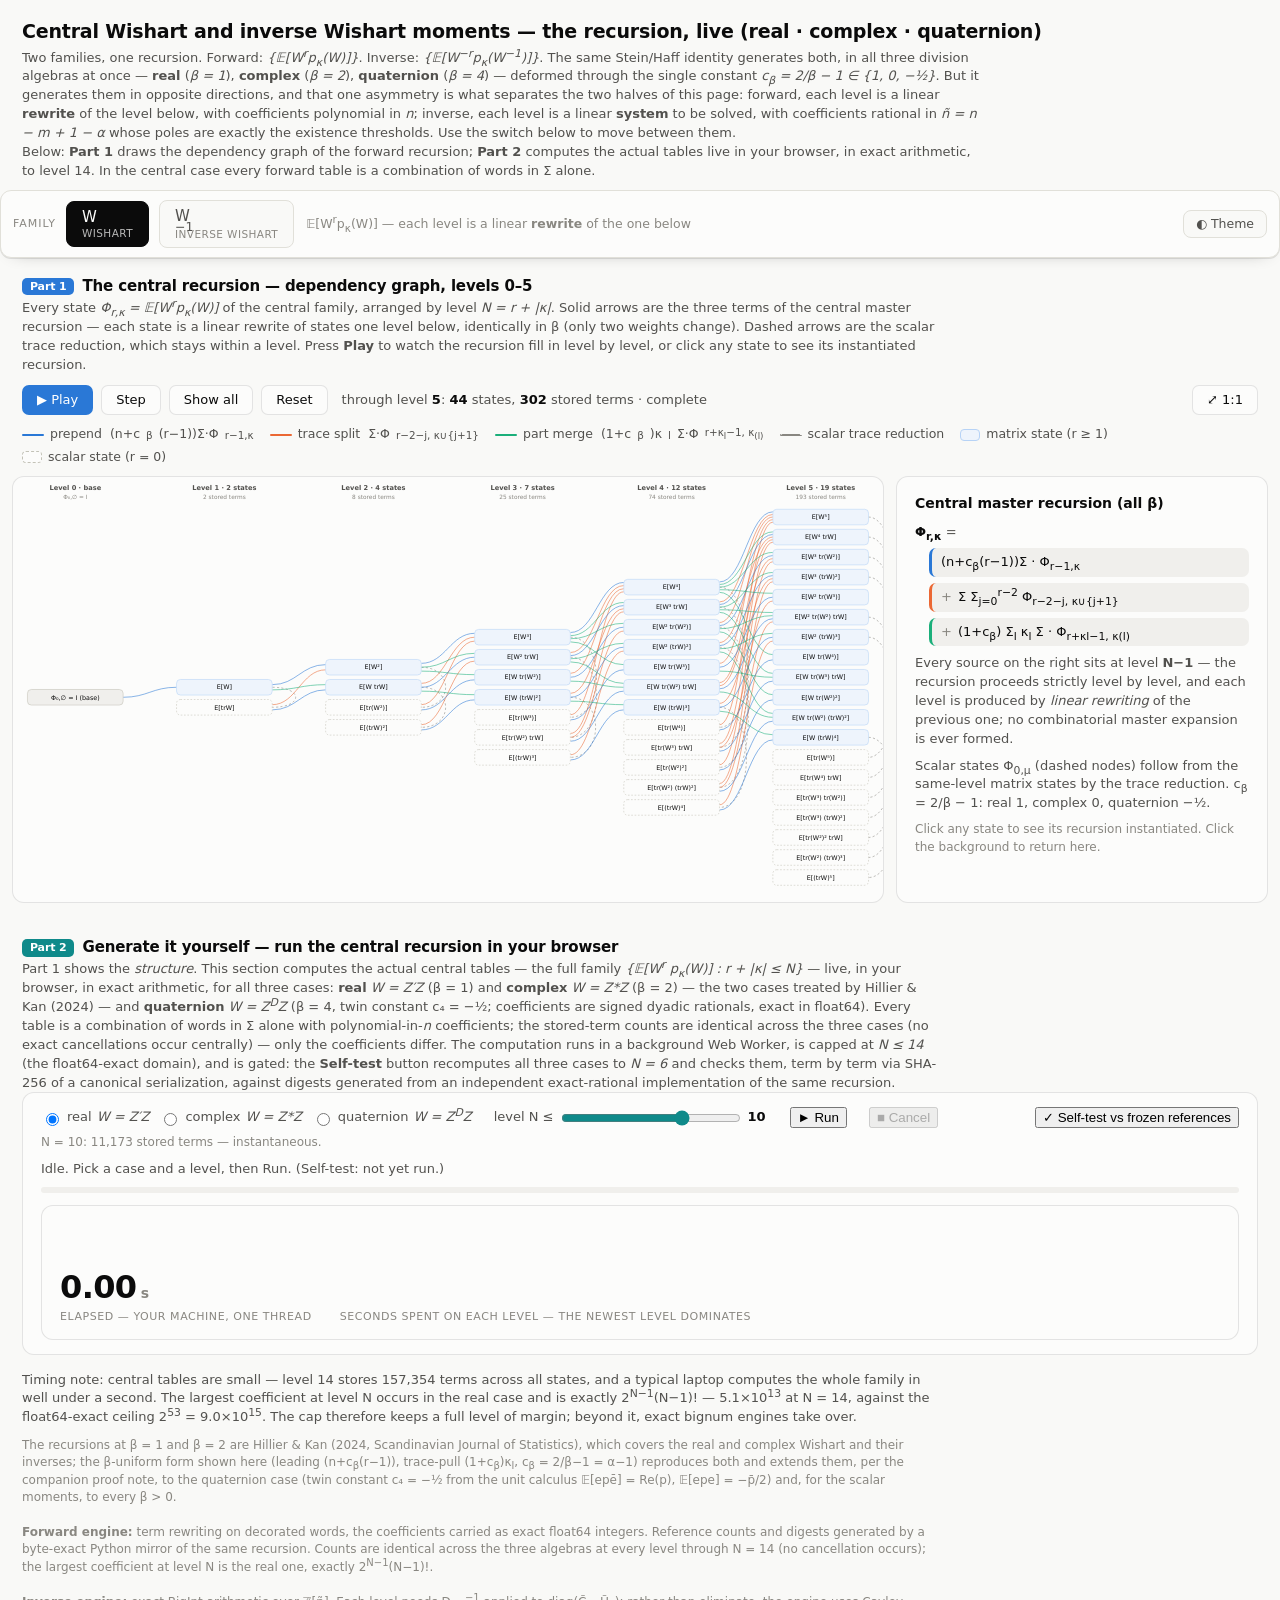
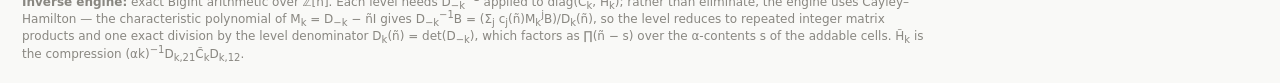
<file: papers/wishmom.html>
<!DOCTYPE html>
<html lang="en">
<head>
<meta charset="utf-8">
<meta name="viewport" content="width=device-width, initial-scale=1">
<title>Central Wishart and Inverse Wishart Moments — the Recursion Live</title>
<!--
  wishartrecursioncentral.html — central Wishart and inverse Wishart moments.

  Everything here rests on Hillier & Kan (2024, Scandinavian Journal of
  Statistics) and on the companion beta-Wishart proof note.  Two families,
  switched at the top of the page:

    forward   E[W^r p_kappa(W)]      each level a linear REWRITE of the one
                                     below; coefficients polynomial in n;
                                     cap N <= 14 (the float64-exact domain)
    inverse   E[W^-r p_kappa(W^-1)]  each level a linear SYSTEM to solve;
                                     coefficients rational in n1 = n-m+1-alpha;
                                     cap N <= 11

  All three division algebras (beta = 1, 2, 4) at once, through the single
  deformation constant c_beta = 2/beta - 1 = alpha - 1.  Serialization header
  for the forward self-test: "wishart-central-canonical-v1".
-->
<style>
  :root{
    color-scheme: light;
    --surface-1:#fcfcfb; --page:#f9f9f7;
    --ink-1:#0b0b0b; --ink-2:#52514e; --ink-3:#898781;
    --grid:#e1e0d9; --baseline:#c3c2b7; --ring:rgba(11,11,11,0.10);
    --c-prepend:#2a78d6; --c-trace:#eb6834; --c-merge:#1baf7a;
    --c-closure:#4a3aa7; --c-scalar:#898781;
    --c-old:#b3403a; --c-collect:#8a6d1f;
    --node-matrix-fill:#eef4fc; --node-matrix-stroke:#b7d3f6;
    --node-scalar-fill:#fcfcfb; --node-base-fill:#f0efec;
    --node-old-fill:#faeeed; --node-old-stroke:#e5b6b3;
    --hi-ring:#0b0b0b;
    --chip-bg:#f0efec;
  }
  :root[data-theme="dark"]{
    color-scheme: dark;
    --surface-1:#1a1a19; --page:#0d0d0d;
    --ink-1:#ffffff; --ink-2:#c3c2b7; --ink-3:#898781;
    --grid:#2c2c2a; --baseline:#383835; --ring:rgba(255,255,255,0.10);
    --c-prepend:#3987e5; --c-trace:#d95926; --c-merge:#199e70;
    --c-closure:#9085e9; --c-scalar:#898781;
    --c-old:#e06c65; --c-collect:#c9a83c;
    --node-matrix-fill:#20293a; --node-matrix-stroke:#2c4a75;
    --node-scalar-fill:#1a1a19; --node-base-fill:#26261f;
    --node-old-fill:#382222; --node-old-stroke:#75403c;
    --hi-ring:#ffffff;
    --chip-bg:#26262a;
  }
  @media (prefers-color-scheme: dark){
    :root:not([data-theme="light"]){
      color-scheme: dark;
      --surface-1:#1a1a19; --page:#0d0d0d;
      --ink-1:#ffffff; --ink-2:#c3c2b7; --ink-3:#898781;
      --grid:#2c2c2a; --baseline:#383835; --ring:rgba(255,255,255,0.10);
      --c-prepend:#3987e5; --c-trace:#d95926; --c-merge:#199e70;
      --c-closure:#9085e9; --c-scalar:#898781;
      --c-old:#e06c65; --c-collect:#c9a83c;
      --node-matrix-fill:#20293a; --node-matrix-stroke:#2c4a75;
      --node-scalar-fill:#1a1a19; --node-base-fill:#26261f;
      --node-old-fill:#382222; --node-old-stroke:#75403c;
      --hi-ring:#ffffff;
      --chip-bg:#26262a;
    }
  }
  *{box-sizing:border-box}
  html,body{margin:0;padding:0}
  body{
    background:var(--page); color:var(--ink-1);
    font-family:system-ui,-apple-system,"Segoe UI",sans-serif;
    font-size:14px; line-height:1.45;
  }
  header{padding:18px 22px 10px}
  header h1{font-size:19px;margin:0 0 3px;font-weight:650;letter-spacing:-0.01em}
  header p, section > p.lead{margin:0;color:var(--ink-2);font-size:13px;max-width:960px}
  .m{font-style:italic}
  section{margin-top:6px}
  section h2.part{
    font-size:15px;font-weight:650;margin:18px 22px 2px;
    letter-spacing:-0.01em;
  }
  section h2.part .tag{
    display:inline-block;font-size:11px;font-weight:600;color:#fff;
    border-radius:5px;padding:1px 8px;margin-right:8px;vertical-align:1px;
  }
  section > p.lead{padding:0 22px}
  .controls{
    display:flex;flex-wrap:wrap;align-items:center;gap:8px;
    padding:10px 22px 8px;
  }
  .controls button{
    font:inherit;font-size:13px;padding:5px 14px;border-radius:7px;
    border:1px solid var(--ring);background:var(--surface-1);color:var(--ink-1);
    cursor:pointer;
  }
  .controls button:hover{border-color:var(--baseline)}
  .controls button.primary{background:var(--c-prepend);border-color:transparent;color:#fff}
  .controls .counter{margin-left:6px;color:var(--ink-2);font-size:13px}
  .counter b{color:var(--ink-1);font-variant-numeric:tabular-nums}
  .spacer{flex:1}
  .legend{
    display:flex;flex-wrap:wrap;gap:4px 16px;padding:2px 22px 10px;
    font-size:12.5px;color:var(--ink-2);align-items:center;
  }
  .legend .item{display:inline-flex;align-items:center;gap:6px}
  .legend .sw{width:22px;height:0;border-top:2.5px solid;border-radius:2px}
  .legend .sw.dashed{border-top-style:dashed}
  .legend .nodedemo{
    display:inline-block;width:20px;height:12px;border-radius:4px;
    border:1px solid var(--node-matrix-stroke);background:var(--node-matrix-fill);
  }
  .legend .nodedemo.sc{border:1px dashed var(--baseline);background:var(--node-scalar-fill)}
  .legend .nodedemo.old{border:1px solid var(--node-old-stroke);background:var(--node-old-fill)}
  .layout{display:flex;gap:0;align-items:stretch;padding:0 12px 16px}
  .graphwrap{
    flex:1 1 auto;min-width:0;overflow:auto;
    background:var(--surface-1);border:1px solid var(--ring);border-radius:12px;
  }
  svg{display:block}
  .graphwrap.fit svg{width:100%;height:auto}
  .panel{
    flex:0 0 372px;margin-left:12px;padding:16px 18px;
    background:var(--surface-1);border:1px solid var(--ring);border-radius:12px;
    font-size:13px;color:var(--ink-2);overflow:auto;max-height:840px;
  }
  .panel h2{font-size:14px;margin:0 0 8px;color:var(--ink-1);font-weight:650}
  .panel .statehead{font-size:15px;color:var(--ink-1);margin-bottom:2px}
  .panel .meta{font-size:12px;color:var(--ink-3);margin-bottom:10px}
  .panel p{margin:8px 0}
  .eq{margin:10px 0 4px}
  .eq .lhs{color:var(--ink-1);font-weight:600}
  .term{
    display:block;margin:6px 0 6px 14px;padding:5px 9px;border-radius:7px;
    border-left:3px solid;background:var(--chip-bg);color:var(--ink-1);
    font-size:13px;
  }
  .term .op{color:var(--ink-3);margin-right:6px}
  .term small{display:block;color:var(--ink-3);font-size:11px;margin-top:1px}
  .t-prepend{border-color:var(--c-prepend)}
  .t-trace{border-color:var(--c-trace)}
  .t-merge{border-color:var(--c-merge)}
  .t-closure{border-color:var(--c-closure)}
  .t-scalar{border-color:var(--c-scalar)}
  .t-old{border-color:var(--c-old)}
  .t-collect{border-color:var(--c-collect)}
  .closed{margin-top:12px;padding-top:10px;border-top:1px solid var(--grid)}
  .closed h3{font-size:12px;margin:0 0 5px;color:var(--ink-3);font-weight:600;
    text-transform:uppercase;letter-spacing:0.04em}
  .closed .f{color:var(--ink-1);font-size:13px}
  /* parameter legends keep their own case: uppercasing turns c_β into C_Β */
  .closed h3 .keep{text-transform:none;letter-spacing:0}
  .hint{font-size:12px;color:var(--ink-3);margin-top:12px}
  footer{padding:10px 22px 20px;color:var(--ink-3);font-size:12px;max-width:960px}
  sub,sup{line-height:0}
  /* SVG element styles (shared by all three parts) */
  .edge{fill:none;stroke-width:1.6;opacity:0.62;transition:opacity .25s,stroke-width .25s}
  .edge.e-prepend{stroke:var(--c-prepend)}
  .edge.e-trace{stroke:var(--c-trace)}
  .edge.e-merge{stroke:var(--c-merge)}
  .edge.e-closure{stroke:var(--c-closure)}
  .edge.e-scalar{stroke:var(--c-scalar);stroke-dasharray:4 4}
  .edge.e-old{stroke:var(--c-old)}
  .edge.e-collect{stroke:var(--c-collect)}
  .edge.e-noreuse{stroke:var(--c-old);stroke-dasharray:5 5;opacity:0.5}
  .edge.dim{opacity:0.07}
  .edge.hi{opacity:1;stroke-width:2.6}
  .edge.hidden{display:none}
  .node{cursor:pointer}
  .node rect{
    rx:7;fill:var(--node-matrix-fill);stroke:var(--node-matrix-stroke);stroke-width:1;
    transition:opacity .3s;
  }
  .node.scalar rect{fill:var(--node-scalar-fill);stroke:var(--baseline);stroke-dasharray:3 3}
  .node.base rect{fill:var(--node-base-fill);stroke:var(--baseline)}
  .node.old rect{fill:var(--node-old-fill);stroke:var(--node-old-stroke)}
  .node.collect rect{fill:var(--node-base-fill);stroke:var(--c-collect)}
  .node text{
    font-family:system-ui,-apple-system,"Segoe UI",sans-serif;
    font-size:11.5px;fill:var(--ink-1);pointer-events:none;
  }
  .node text.sub2{font-size:10px;fill:var(--ink-3)}
  .node.dim{opacity:0.22}
  .node.selected rect{stroke:var(--hi-ring);stroke-width:2;stroke-dasharray:none}
  .node.srchi rect{stroke:var(--hi-ring);stroke-width:1.6;stroke-dasharray:none}
  .node.hidden{display:none}
  .lvlhead{font-size:12px;fill:var(--ink-2);font-weight:600}
  .lvlsub{font-size:10.5px;fill:var(--ink-3)}
  .lvlhead.hidden,.lvlsub.hidden{display:none}
  .xmark{font-size:15px;fill:var(--c-old);font-weight:700}
  /* Part 3 chart */
  .bar-new{fill:var(--c-prepend)}
  .bar-old{fill:var(--c-old)}
  .chartlabel{fill:var(--ink-2);font-size:11.5px}
  .chartnum{fill:var(--ink-3);font-size:9.5px}
  .hkmark{fill:none;stroke:var(--ink-1);stroke-width:1.4}
  @media (max-width: 1000px){
    .layout{flex-direction:column}
    .panel{flex:none;margin-left:0;margin-top:12px;max-height:none}
  }
  /* ---------- Part 4 (enhanced page only): live in-browser recursion ---- */
  /* Phi with a tilde centred over it.  The combining character U+0303 sits
     off-centre in most sans faces, so the accent is drawn as its own
     absolutely positioned glyph instead. */
  .tld{position:relative;display:inline-block;line-height:1}
  .tld::after{
    content:"\007E";position:absolute;left:50%;top:-0.52em;
    transform:translateX(-50%) scaleX(1.25);
    font-size:0.82em;line-height:1;pointer-events:none;
  }
  /* ---- family switch ---- */
  .modebar{position:sticky;top:0;z-index:20;display:flex;align-items:center;gap:10px;
    flex-wrap:wrap;margin:0 0 18px;padding:9px 12px;border:1px solid var(--grid);
    border-radius:11px;background:var(--surface-1);
    box-shadow:0 1px 0 var(--ring),0 6px 18px -14px rgba(0,0,0,.45)}
  .modelab{font-size:11px;letter-spacing:.09em;text-transform:uppercase;color:var(--ink-3)}
  .modebtn{appearance:none;cursor:pointer;font:inherit;font-size:15px;line-height:1.1;
    padding:7px 15px 6px;border-radius:8px;border:1px solid var(--grid);
    background:var(--page);color:var(--ink-2);display:flex;flex-direction:column;
    align-items:flex-start;gap:2px;transition:background .15s,color .15s,border-color .15s}
  .modebtn:hover{border-color:var(--baseline)}
  .modebtn .sub2{font-size:10.5px;letter-spacing:.04em;color:var(--ink-3);text-transform:uppercase}
  .modebtn.on{background:var(--ink-1);border-color:var(--ink-1);color:var(--surface-1)}
  .modebtn.on .sub2{color:var(--surface-1);opacity:.72}
  .modenote{font-size:12.5px;color:var(--ink-3);margin-left:2px}
  @media (max-width:560px){ .modenote{flex-basis:100%} }
  :root{--c-live:#0f8a8a}
  :root[data-theme="dark"]{--c-live:#2ab5b5}
  @media (prefers-color-scheme: dark){
    :root:not([data-theme="light"]){--c-live:#2ab5b5}
  }
  .livebox{
    margin:0 22px 16px;padding:14px 18px;background:var(--surface-1);
    border:1px solid var(--ring);border-radius:12px;
  }
  .liveform{display:flex;flex-wrap:wrap;gap:10px 22px;align-items:center;font-size:13px}
  .liveform fieldset{border:none;margin:0;padding:0;display:flex;gap:10px;align-items:center}
  .liveform legend{display:none}
  .liveform label{display:inline-flex;align-items:center;gap:5px;color:var(--ink-2);cursor:pointer}
  .liveform input[type=number]{
    width:58px;font:inherit;padding:3px 6px;border-radius:6px;
    border:1px solid var(--ring);background:var(--page);color:var(--ink-1);
  }
  .liveform input[type=range]{accent-color:var(--c-live);width:180px}
  .liveform .nval{font-weight:650;color:var(--ink-1);font-variant-numeric:tabular-nums;min-width:20px;display:inline-block}
  .livenote{font-size:12px;color:var(--ink-3);margin-top:6px}
  .livenote.warn{color:var(--c-trace)}
  .livestatus{font-size:13px;color:var(--ink-2);margin:8px 0 0;min-height:18px}
  .livestatus b{color:var(--ink-1);font-variant-numeric:tabular-nums}
  .livestatus .fail{color:var(--c-old);font-weight:650}
  .livestatus .pass{color:var(--c-merge);font-weight:650}
  .progressbar{height:6px;border-radius:3px;background:var(--chip-bg);margin-top:8px;overflow:hidden}
  .progressbar div{height:100%;width:0;background:var(--c-live);transition:width .2s}
  /* timing visual: live stopwatch + per-level time bars */
  .timebox{display:flex;flex-wrap:wrap;gap:10px 28px;align-items:flex-end;
    margin-top:12px;padding:14px 18px;border:1px solid var(--ring);
    border-radius:12px;background:var(--surface-1)}
  .clockwrap{min-width:168px}
  .clock{font-size:32px;font-weight:650;letter-spacing:-0.02em;line-height:1.1;
    color:var(--ink-1);font-variant-numeric:tabular-nums}
  .clock small{font-size:14px;font-weight:600;color:var(--ink-3)}
  .clocklab{font-size:11px;color:var(--ink-3);margin-top:3px;
    text-transform:uppercase;letter-spacing:0.05em}
  .clockwrap.done .clock{color:var(--c-merge)}
  .clockwrap.stopped .clock{color:var(--c-old)}
  .tbarswrap{flex:1;min-width:250px}
  .tbars{display:flex;align-items:flex-end;gap:6px;height:84px}
  .tbars .tb{display:flex;flex-direction:column;align-items:center;
    justify-content:flex-end;gap:3px;height:100%}
  .tbars .tb .bar{width:26px;min-height:3px;border-radius:3px 3px 0 0;
    background:linear-gradient(180deg,var(--c-live),var(--c-closure));
    transition:height .25s}
  .tbars .tb .tv{font-size:10px;color:var(--ink-3);
    font-variant-numeric:tabular-nums;white-space:nowrap}
  .tbars .tb .tn{font-size:10.5px;font-weight:600;color:var(--ink-2)}
  .tbarslab{font-size:11px;color:var(--ink-3);margin-top:5px;
    text-transform:uppercase;letter-spacing:0.05em}
  table.livetab{
    border-collapse:collapse;font-size:12.5px;margin-top:10px;
    font-variant-numeric:tabular-nums;
  }
  table.livetab th, table.livetab td{
    padding:3px 12px 3px 0;text-align:right;border-bottom:1px solid var(--grid);
  }
  table.livetab th{color:var(--ink-3);font-weight:600;font-size:11.5px}
  table.livetab td{color:var(--ink-1)}
  table.livetab td:first-child, table.livetab th:first-child{text-align:left}
  .termrow{
    display:block;margin:4px 0;padding:4px 9px;border-radius:6px;
    border-left:3px solid var(--c-live);background:var(--chip-bg);
    color:var(--ink-1);font-size:13px;
  }
  .termrow .coef{color:var(--c-prepend)}
  .termrow .tr{color:var(--ink-2)}
  .pager{display:flex;gap:6px;align-items:center;margin-top:8px;font-size:12.5px;color:var(--ink-2);flex-wrap:wrap}
  .pager button{
    font:inherit;font-size:12.5px;padding:2px 10px;border-radius:6px;
    border:1px solid var(--ring);background:var(--surface-1);color:var(--ink-1);cursor:pointer;
  }
  .pager button:disabled{opacity:0.4;cursor:default}
  select.livesel{
    font:inherit;font-size:13px;padding:3px 8px;border-radius:6px;max-width:280px;
    border:1px solid var(--ring);background:var(--page);color:var(--ink-1);
  }
  .matgrid{display:grid;gap:4px;margin:6px 0}
  .matgrid input{
    width:74px;font:inherit;font-size:12px;padding:2px 5px;border-radius:5px;
    border:1px solid var(--ring);background:var(--page);color:var(--ink-1);
  }
  .matgrid input:disabled{opacity:0.55}
  .matwrap{display:flex;gap:26px;flex-wrap:wrap;margin-top:8px}
  .matwrap h4{margin:0 0 2px;font-size:12px;color:var(--ink-3);font-weight:600}
  .evalout{margin-top:10px;font-size:13px}
  .evalout table{border-collapse:collapse}
  .evalout td{
    padding:3px 10px;border:1px solid var(--grid);text-align:right;
    font-variant-numeric:tabular-nums;font-size:12.5px;
  }
  @media print{
    .controls,.liveform,.pager button,.legend,#part1,#part2,
    .livebox .primary,.livebox button{display:none !important}
    .graphwrap{display:none}
    body{background:#fff;color:#000}
  }
</style>
</head>
<body>
<header>
  <h1>Central Wishart and inverse Wishart moments — the recursion, live (real · complex · quaternion)</h1>
  <p>Two families, one recursion. Forward: <span class="m">{𝔼[W<sup>r</sup>p<sub>κ</sub>(W)]}</span>. Inverse:
  <span class="m">{𝔼[W<sup>−r</sup>p<sub>κ</sub>(W<sup>−1</sup>)]}</span>. The same Stein/Haff identity generates
  both, in all three division algebras at once — <b>real</b> (<span class="m">β = 1</span>), <b>complex</b>
  (<span class="m">β = 2</span>), <b>quaternion</b> (<span class="m">β = 4</span>) — deformed through the single
  constant <span class="m">c<sub>β</sub> = 2/β − 1 ∈ {1, 0, −½}</span>. But it generates them in opposite
  directions, and that one asymmetry is what separates the two halves of this page: forward, each level is a
  linear <b>rewrite</b> of the level below, with coefficients polynomial in <span class="m">n</span>; inverse,
  each level is a linear <b>system</b> to be solved, with coefficients rational in
  <span class="m">ñ = n − m + 1 − α</span> whose poles are exactly the existence thresholds. Use the switch
  below to move between them.</p>
  <p class="lead" id="headNote"></p>

</header>

<div class="modebar" role="tablist" aria-label="Which family of moments">
  <span class="modelab">Family</span>
  <button class="modebtn on" id="modeW" role="tab" aria-selected="true">W<span class="sub2">Wishart</span></button>
  <button class="modebtn" id="modeWi" role="tab" aria-selected="false">W<sup>−1</sup><span class="sub2">inverse Wishart</span></button>
  <span class="modenote" id="modeNote">𝔼[W<sup>r</sup>p<sub>κ</sub>(W)] — each level is a linear <b>rewrite</b> of the one below</span>
  <span class="spacer" style="flex:1"></span>
  <button id="btnTheme" class="modebtn" style="font-size:12.5px;padding:6px 12px" title="Toggle light/dark">◐ Theme</button>
</div>

<div id="wrapW">

<!-- ================= PART 1 — the 2026 recursion ================= -->
<section id="part1">
<h2 class="part"><span class="tag" style="background:var(--c-prepend)">Part 1</span>The central recursion — dependency graph, levels 0–5</h2>
<p class="lead">Every state <span class="m">Φ<sub>r,κ</sub> = 𝔼[W<sup>r</sup>p<sub>κ</sub>(W)]</span>
of the central family, arranged by level <span class="m">N = r + |κ|</span>. Solid arrows are the three
terms of the central master recursion — each state is a linear rewrite of states one level below,
identically in β (only two weights change). Dashed arrows are the scalar trace reduction, which stays
within a level. Press <b>Play</b> to watch the recursion fill in level by level, or click any state to
see its instantiated recursion.</p>

<div class="controls">
  <button id="btnPlay" class="primary">▶ Play</button>
  <button id="btnStep">Step</button>
  <button id="btnAll">Show all</button>
  <button id="btnReset">Reset</button>
  <span class="counter" id="counter"></span>
  <span class="spacer"></span>
  <button id="btnZoom" title="Toggle fit-to-width / actual size">⤢ 1:1</button>
</div>

<div class="legend">
  <span class="item"><span class="sw" style="border-color:var(--c-prepend)"></span>prepend&nbsp; (n+c<sub>β</sub>(r−1))Σ·Φ<sub>r−1,κ</sub></span>
  <span class="item"><span class="sw" style="border-color:var(--c-trace)"></span>trace split&nbsp; Σ·Φ<sub>r−2−j, κ∪{j+1}</sub></span>
  <span class="item"><span class="sw" style="border-color:var(--c-merge)"></span>part merge&nbsp; (1+c<sub>β</sub>)κ<sub>l</sub>Σ·Φ<sub>r+κ<sub>l</sub>−1, κ<sub>(l)</sub></sub></span>
  <span class="item"><span class="sw dashed" style="border-color:var(--c-scalar)"></span>scalar trace reduction</span>
  <span class="item"><span class="nodedemo"></span>matrix state (r ≥ 1)</span>
  <span class="item"><span class="nodedemo sc"></span>scalar state (r = 0)</span>
</div>

<div class="layout">
  <div class="graphwrap" id="wrap1"><svg id="svg" role="img" aria-label="Dependency graph of the Stein-identity recursion, levels 0 to 5"></svg></div>
  <div class="panel" id="panel"></div>
</div>
</section>

<section id="part4">
<h2 class="part"><span class="tag" style="background:var(--c-live)">Part 2</span>Generate it yourself — run the central recursion in your browser</h2>
<p class="lead">Part 1 shows the <em>structure</em>. This section computes the actual central tables —
the full family <span class="m">{𝔼[W<sup>r</sup> p<sub>κ</sub>(W)] : r + |κ| ≤ N}</span> —
live, in your browser, in exact arithmetic, for all three cases: <b>real</b>
<span class="m">W = Z′Z</span> (β = 1) and <b>complex</b> <span class="m">W = Z*Z</span> (β = 2) —
the two cases treated by Hillier &amp; Kan (2024) — and <b>quaternion</b>
<span class="m">W = Z<sup>D</sup>Z</span> (β = 4, twin constant c₄ = −½; coefficients are signed
dyadic rationals, exact in float64).
Every table is a combination of words in Σ alone with polynomial-in-<span class="m">n</span>
coefficients; the stored-term counts are identical across the three cases (no exact cancellations occur
centrally) — only the coefficients differ. The computation runs in a background Web Worker, is capped at
<span class="m">N ≤ 14</span> (the float64-exact domain), and is gated: the <b>Self-test</b> button
recomputes all three cases to <span class="m">N = 6</span> and checks them, term by term via SHA-256 of a
canonical serialization, against digests generated from an independent exact-rational implementation of the
same recursion.</p>

<div class="livebox">
  <div class="liveform" id="liveForm">
    <fieldset id="fsCase">
      <label><input type="radio" name="lcase" value="real" checked> real <span class="m">W = Z′Z</span></label>
      <label><input type="radio" name="lcase" value="complex"> complex <span class="m">W = Z*Z</span></label>
      <label><input type="radio" name="lcase" value="quaternion"> quaternion <span class="m">W = Z<sup>D</sup>Z</span></label>
    </fieldset>
    <label>level N ≤ <input type="range" id="inN" min="1" max="14" step="1" value="10">
      <span class="nval" id="nVal">10</span></label>
    <button class="primary" id="btnRun">► Run</button>
    <button id="btnCancel" disabled>■ Cancel</button>
    <span class="spacer"></span>
    <button id="btnSelfTest" title="Recompute all three cases to N=6 and compare against the frozen reference digests">✓ Self-test vs frozen references</button>
  </div>
  <div class="livenote" id="capNote">N = 10: 11,173 stored terms — instantaneous.</div>
  <div class="livestatus" id="liveStatus">Idle. Pick a case and a level, then Run. (Self-test: not yet run.)</div>
  <div class="progressbar"><div id="liveBar"></div></div>
  <div class="timebox" id="timeBox" hidden>
    <div class="clockwrap" id="clockWrap">
      <div class="clock" id="liveClock">0.00<small> s</small></div>
      <div class="clocklab" id="clockLab">elapsed — your machine, one thread</div>
    </div>
    <div class="tbarswrap">
      <div class="tbars" id="timeBars"></div>
      <div class="tbarslab">seconds spent on each level — the newest level dominates</div>
    </div>
  </div>
  <div id="liveResults"></div>
</div>

<div class="livebox" id="stateBox" hidden>
  <h2 style="font-size:14px;margin:0 0 6px">Browse a state at level N</h2>
  <div class="liveform">
    <label>state <select class="livesel" id="selState"></select></label>
    <span id="stateMeta" style="color:var(--ink-3);font-size:12px"></span>
    <span class="spacer"></span>
    <button id="btnDlTxt">⬇ .txt</button>
    <button id="btnDlCsv">⬇ .csv</button>
    <button id="btnDlJson">⬇ .json</button>
    <button id="btnDlTex">⬇ LaTeX</button>
    <button id="btnDlFam" title="Every state at level N, one CSV">⬇ whole level (.csv)</button>
  </div>
  <div id="termList"></div>
  <div class="pager" id="pager"></div>
  <div class="livenote">Terms are exact: coefficient polynomial in <span class="m">n</span> ·
  power of Σ · product of trace factors tr(Σ<sup>j</sup>). Real and complex central tables are
  nonnegative-integer; quaternion coefficients are signed dyadic rationals (denominators 2, 4, …),
  displayed as fractions.</div>
</div>

<div class="livebox" id="evalBox" hidden>
  <h2 style="font-size:14px;margin:0 0 6px">Evaluate the selected state numerically</h2>
  <p class="livenote" style="margin-top:0">Plug a numeric Σ (<span class="m">m×m</span>) and
  <span class="m">n</span> into the exact table above (float64; the identity is polynomial in Σ and n, so
  any symmetric — Hermitian in the complex case, quaternion-Hermitian with entries
  <span class="m">a+bi+cj+dk</span> in the quaternion case — matrix is valid; trace factors are evaluated
  as Re&nbsp;tr in the quaternion case, as in the stored tables).
  Enter the upper triangle; the lower mirrors automatically.</p>
  <div class="liveform">
    <label>m <input type="number" id="inM" min="2" max="6" step="1" value="2"></label>
    <label>n <input type="number" id="inNval" step="any" value="5"></label>
    <button class="primary" id="btnEval">= Evaluate</button>
    <span id="evalStatus" style="color:var(--ink-3);font-size:12px"></span>
  </div>
  <div class="livenote"><b>Entering Σ.</b> Type only the <em>upper triangle</em> (the grey lower triangle
  fills itself). Diagonal entries must be plain real numbers. Off-diagonal entries:
  <b>real</b> case — real numbers only (<span class="m">2</span>, <span class="m">-0.5</span>; Σ symmetric);
  <b>complex</b> case — <span class="m">a+bi</span> (<span class="m">1+2i</span>, <span class="m">-i</span>,
  <span class="m">0.5i</span>), mirror = complex conjugate, so Σ is Hermitian; <b>quaternion</b> case —
  <span class="m">a+bi+cj+dk</span> (<span class="m">1+2i-3j+0.5k</span>, <span class="m">j</span>,
  <span class="m">-k</span>), mirror = quaternion conjugate, so Σ is quaternion-Hermitian. Spaces are ignored
  and a bare unit means coefficient 1. <b>Validity.</b> The identity is polynomial in the entries, so any
  matrix of the required symmetry type evaluates; for the result to be the moment of an actual central
  Wishart matrix, Σ must additionally be positive semidefinite.</div>
  <div class="matwrap">
    <div><h4>Σ (Sigma)</h4><div class="matgrid" id="gridS"></div></div>
  </div>
  <div class="evalout" id="evalOut"></div>
</div>

<p class="lead" style="margin-top:4px">Timing note: central tables are small — level 14 stores
157,354 terms across all states, and a typical laptop computes the whole family in well under a second.
The largest coefficient at level N occurs in the real case and is exactly
2<sup>N−1</sup>(N−1)! — 5.1×10<sup>13</sup> at N = 14, against the float64-exact ceiling
2<sup>53</sup> = 9.0×10<sup>15</sup>. The cap therefore keeps a full level of margin; beyond it,
exact bignum engines take over.</p>
</section>
</div><!-- /wrapW -->

<!-- ================= INVERSE FAMILY ================= -->
<div id="wrapWi" hidden>

<section id="ipart1">
<h2 class="part"><span class="tag" style="background:var(--c-prepend)">Part 1</span>The inverse identity — the same states, read the other way</h2>
<p class="lead">The inverse family is <span class="m"><span class="tld">Φ</span><sub>r,κ</sub> = 𝔼[W<sup>−r</sup>p<sub>κ</sub>(W<sup>−1</sup>)]</span>,
arranged by the same level <span class="m">N = r + |κ|</span>. The Stein/Haff identity applies to it verbatim, but
it comes out pointing the other way: what it gives is <span class="m">Σ<sup>−1</sup><span class="tld">Φ</span><sub>r,κ</sub></span> at level
<span class="m">N−1</span> as a combination of states at level <span class="m">N</span>. So the arrows below run
from an <em>equation</em> to the <em>unknowns</em> it contains, and the unknowns of a level are coupled: each column
is a square linear system — the matrix <span class="m">D<sub>−(N−1)</sub></span> — that has to be
<b>solved</b>. Everything that distinguishes the inverse side follows from that one fact.</p>

<div class="controls">
  <button id="ibtnPlay" class="primary">▶ Play</button>
  <button id="ibtnStep">Step</button>
  <button id="ibtnAll">Show all</button>
  <button id="ibtnReset">Reset</button>
  <span class="counter" id="icounter"></span>
  <span class="spacer"></span>
  <button id="ibtnZoom" title="Toggle fit-to-width / actual size">⤢ 1:1</button>
</div>

<div class="legend">
  <span class="item"><span class="sw" style="border-color:var(--c-prepend)"></span>raise the power&nbsp; (ñ−c<sub>β</sub>r)<span class="tld">Φ</span><sub>r+1,κ</sub></span>
  <span class="item"><span class="sw" style="border-color:var(--c-trace)"></span>split&nbsp; −<span class="tld">Φ</span><sub>r+1−j, κ∪{j}</sub></span>
  <span class="item"><span class="sw" style="border-color:var(--c-merge)"></span>join&nbsp; −(1+c<sub>β</sub>)κ<sub>l</sub><span class="tld">Φ</span><sub>r+1+κ<sub>l</sub>, κ<sub>(l)</sub></sub></span>
  <span class="item"><span class="sw dashed" style="border-color:var(--c-scalar)"></span>scalar trace reduction</span>
  <span class="item"><span class="nodedemo"></span>matrix state (r ≥ 1)</span>
  <span class="item"><span class="nodedemo sc"></span>scalar state (r = 0)</span>
</div>

<div class="layout">
  <div class="graphwrap" id="iwrap1"><svg id="isvg" role="img" aria-label="Dependency graph of the inverse recursion, levels 0 to 5"></svg></div>
  <div class="panel" id="ipanel"></div>
</div>
</section>

<section id="ipart2">
<h2 class="part"><span class="tag" style="background:var(--c-live)">Part 2</span>Generate the inverse tables — exactly, in your browser</h2>
<p class="lead">The same three cases, and the same exactness, but a different computation. Because each level is a
solve rather than a rewrite, the coefficients are <b>rational functions</b> of
<span class="m">ñ = n − m + 1 − α</span> instead of polynomials in <span class="m">n</span>, and every level
shares one denominator. The arithmetic below is exact rational arithmetic on <span class="m">BigInt</span>s. Each
level needs <span class="m">D<sub>−k</sub><sup>−1</sup></span>, and getting it by elimination is ruinous; instead
the page uses the fact that <span class="m">M<sub>k</sub> = D<sub>k</sub> − nI</span> is diagonalisable with
spectrum among the α-contents of the addable cells, so
<span class="m">p(x) = ∏(x − c)</span> annihilates it and
<span class="m">D<sub>−k</sub><sup>−1</sup>B = (Σ<sub>j</sub> c<sub>j</sub>(ñ)M<sub>k</sub><sup>j</sup>B) / p(ñ)</span>
— products of a <em>scalar</em> matrix against a polynomial matrix, with no polynomial × polynomial multiplication
anywhere. (This is what <span class="m">dkimapr.m</span> does in the Matlab package.) The level denominator is then
reduced to <span class="m">denpoly</span>'s by an exact division, which doubles as a check.</p>
<p class="lead">Even so the cap here is <span class="m">N ≤ 11</span>, against 14 on the forward side, and the
reason is structural rather than a matter of tuning: the forward array is <b>sparse</b> — level 12 stores 43,954
nonzero terms across every state — while the inverse array is <b>completely dense</b>. Every one of the
195 × 195 entries of <span class="m">C̃<sub>12</sub></span> is a nonzero rational function, 774,704 stored
coefficients in all. Inverting a sparse matrix does not give a sparse matrix, and no amount of cleverness in the
solve changes that.</p>

<div class="livebox">
  <div class="liveform" id="iliveForm">
    <fieldset id="ifsCase">
      <label><input type="radio" name="icase" value="real" checked> real <span class="m">β = 1, α = 2</span></label>
      <label><input type="radio" name="icase" value="complex"> complex <span class="m">β = 2, α = 1</span></label>
      <label><input type="radio" name="icase" value="quaternion"> quaternion <span class="m">β = 4, α = ½</span></label>
    </fieldset>
    <label>level N ≤ <input type="range" id="iinN" min="1" max="11" step="1" value="6">
      <span class="nval" id="inVal">6</span></label>
    <button class="primary" id="ibtnRun">► Run</button>
    <button id="ibtnCancel" disabled>■ Cancel</button>
  </div>
  <div class="livenote" id="icapNote"></div>
  <div class="livestatus" id="iliveStatus">Idle. Pick a case and a level, then Run.</div>
  <div class="progressbar"><div id="iliveBar"></div></div>
  <div id="iliveResults"></div>
</div>

<div class="livebox" id="istateBox" hidden>
  <h2 style="font-size:14px;margin:0 0 6px">Browse a state at level N</h2>
  <div class="liveform">
    <label>state <select class="livesel" id="iselState"></select></label>
    <span id="istateMeta" style="color:var(--ink-3);font-size:12px"></span>
    <span class="spacer"></span>
    <button id="ibtnDlTxt">⬇ .txt</button>
    <button id="ibtnDlCsv">⬇ .csv</button>
    <button id="ibtnDlTex">⬇ LaTeX</button>
  </div>
  <div id="itermList"></div>
  <div class="livenote" id="idenNote"></div>
</div>

<div class="livebox" id="ievalBox" hidden>
  <h2 style="font-size:14px;margin:0 0 6px">Evaluate the selected state numerically</h2>
  <p class="livenote" style="margin-top:0">Everything on this page depends on <span class="m">Σ</span> only through
  <span class="m">Σ<sup>−1</sup></span> and its power sums, and any Hermitian <span class="m">Σ</span> is unitarily
  conjugate to a real diagonal one, so a <b>real symmetric</b> <span class="m">Σ</span> covers every case here —
  in the complex and quaternion cases the answer for a general Hermitian <span class="m">Σ</span> is the
  conjugate of this one. Enter the upper triangle; the lower mirrors automatically. Evaluation is float64;
  the table above is exact.</p>
  <div class="liveform">
    <label>m <input type="number" id="iinM" min="2" max="6" step="1" value="3"></label>
    <label>n <input type="number" id="iinNval" step="any" value="12"></label>
    <button class="primary" id="ibtnEval">= Evaluate</button>
    <span id="ievalStatus" style="color:var(--ink-3);font-size:12px"></span>
  </div>
  <div class="livenote" id="iexistNote"></div>
  <div class="matwrap">
    <div><h4>Σ (Sigma)</h4><div class="matgrid" id="igridS"></div></div>
  </div>
  <div class="evalout" id="ievalOut"></div>
</div>

<p class="lead" style="margin-top:4px">Where the poles come from: the denominator of level <span class="m">k</span> is
<span class="m">∏(ñ − c)</span> over the α-contents <span class="m">c = αj − i</span> of the cells
<span class="m">(i,j)</span> of the partitions of <span class="m">k</span>, each with the largest multiplicity it
attains in a single partition. Its largest root is <span class="m">(k−1)α</span> — which is exactly the existence
threshold <span class="m">(n−m+1)/α > k</span> for the inverse moments of degree <span class="m">k</span>. The
run above prints the denominator and its roots at every level, so you can watch the threshold move.</p>
</section>

</div><!-- /wrapWi -->

<footer>
  The recursions at β = 1 and β = 2 are Hillier &amp; Kan (2024, Scandinavian Journal of Statistics),
  which covers the real and complex Wishart and their inverses; the β-uniform form shown here
  (leading (n+c<sub>β</sub>(r−1)), trace-pull (1+c<sub>β</sub>)κ<sub>l</sub>, c<sub>β</sub> = 2/β−1
  = α−1) reproduces both and extends them, per the companion proof note, to the quaternion case
  (twin constant c₄ = −½ from the unit calculus 𝔼[epē] = Re(p), 𝔼[epe] = −p̄/2) and, for the scalar
  moments, to every β &gt; 0.
  <br><br>
  <b>Forward engine:</b> term rewriting on decorated words, the coefficients carried as exact float64
  integers. Reference counts and digests generated by a byte-exact Python mirror of the same recursion.
  Counts are identical across the three algebras at every level through N = 14 (no cancellation
  occurs); the largest coefficient at level N is the real one, exactly 2<sup>N−1</sup>(N−1)!.
  <br><br>
  <b>Inverse engine:</b> exact BigInt arithmetic over ℤ[ñ]. Each level needs
  D<sub>−k</sub><sup>−1</sup> applied to diag(C̃<sub>k</sub>, H̃<sub>k</sub>); rather than eliminate, the
  engine uses Cayley–Hamilton — the characteristic polynomial of M<sub>k</sub> = D<sub>−k</sub> − ñI gives
  D<sub>−k</sub><sup>−1</sup>B = (Σ<sub>j</sub> c<sub>j</sub>(ñ)M<sub>k</sub><sup>j</sup>B)/D<sub>k</sub>(ñ), so
  the level reduces to repeated integer matrix products and one exact division by the level denominator
  D<sub>k</sub>(ñ) = det(D<sub>−k</sub>), which factors as ∏(ñ − s) over the α-contents s of the addable
  cells. H̃<sub>k</sub> is the compression (αk)<sup>−1</sup>D<sub>k,21</sub>C̃<sub>k</sub>D<sub>k,12</sub>.</footer>

<!-- ============ shared safe DOM helpers (no innerHTML anywhere) ============ -->
<script>
"use strict";
/* h("tag.class", ...children) → HTMLElement; children: strings become text
   nodes, arrays recurse, elements append. Used by every panel renderer. */
function h(spec){
  const [tag,...classes]=spec.split(".");
  const n=document.createElement(tag||"div");
  if(classes.length) n.className=classes.join(" ");
  for(let i=1;i<arguments.length;i++) hAppend(n,arguments[i]);
  return n;
}
function hAppend(n,c){
  if(c==null) return;
  if(Array.isArray(c)){ c.forEach(x=>hAppend(n,x)); return; }
  n.appendChild(typeof c==="string" ? document.createTextNode(c) : c);
}
function hSet(node){ // replace node's children with the given ones
  node.replaceChildren();
  for(let i=1;i<arguments.length;i++) hAppend(node,arguments[i]);
}
const SUB = t => h("sub",t), SUP_ = t => h("sup",t), B = t => h("b",t), EM = t => h("em",t);
/* a colored recursion-term chip: term("t-prepend", [main...], [note...]) */
function term(cls,main,note){
  const s=h("span.term."+cls,main);
  if(note) s.appendChild(h("small",note));
  return s;
}
</script>

<!-- ============ PART 1 SCRIPT — the recursion DAG (port of wishart-recursion-dag.html) ============ -->
<script>
function buildGraph(CFG){
"use strict";
const INV = !!CFG.inverse;
/* ---------------- data model ---------------- */
const MAXLVL = 5;
const SUP = {1:"¹",2:"²",3:"³",4:"⁴",5:"⁵"};
const TERMS_PER_LEVEL = {1:2, 2:8, 3:25, 4:74, 5:193}; // central counts (identical for beta = 1, 2, 4)

function partitions(n){
  if(n===0) return [[]];
  const res=[];
  (function rec(rem,max,cur){
    if(rem===0){res.push(cur.slice());return;}
    for(let v=Math.min(rem,max); v>=1; v--){cur.push(v);rec(rem-v,v,cur);cur.pop();}
  })(n,n,[]);
  return res;
}
const sortDesc = a => a.slice().sort((x,y)=>y-x);
const kid = (r,k) => r+"|"+k.join(",");
const kappaStr = k => k.length ? "("+k.join(",")+")" : "∅";

const SUPM = {1:"⁻¹",2:"⁻²",3:"⁻³",4:"⁻⁴",5:"⁻⁵"};
const Wsym  = (r) => INV ? "W"+SUPM[r] : "W"+(r>1?SUP[r]:"");
function momentLabel(r,k){
  let parts=[];
  if(r>0) parts.push(Wsym(r));
  let i=0;
  while(i<k.length){
    const v=k[i]; let m=0;
    while(i<k.length && k[i]===v){m++;i++;}
    let base;
    if(INV){
      base = (v===1) ? (m>1 ? "(tr W⁻¹)"+SUP[m] : "tr W⁻¹")
                     : "tr(W"+SUPM[v]+")"+(m>1?SUP[m]:"");
    } else {
      base = (v===1) ? (m>1 ? "(trW)"+SUP[m] : "trW")
                     : "tr(W"+SUP[v]+")"+(m>1?SUP[m]:"");
    }
    parts.push(base);
  }
  if(!parts.length) return "I";
  return "E["+parts.join(" ")+"]";
}
/* phi(r,k) → DOM: Φ_{r,κ} with a real subscript */
const PHI = () => INV ? h("span.tld","Φ") : "Φ";
function phi(r,k){ return [PHI(),SUB(r+","+kappaStr(k))]; }
/* momentDOM: the E[...] label with unicode superscripts kept as-is */
function momentDOM(r,k){ return momentLabel(r,k); }

/* states */
const states=[], byId={};
for(let N=0;N<=MAXLVL;N++){
  for(let r=N;r>=0;r--){
    for(const k of partitions(N-r)){
      const s={r,k,N,id:kid(r,k),
        type: N===0 ? "base" : (r===0 ? "scalar" : "matrix"),
        label: momentLabel(r,k)};
      states.push(s); byId[s.id]=s;
    }
  }
}
/* edges: {src,tgt,type} — type in prepend|trace|merge|scalar */
const edges=[];
if(!INV){
  for(const s of states){
    const {r,k}=s;
    if(r>=1){
      edges.push({src:kid(r-1,k), tgt:s.id, type:"prepend"});
      for(let j=0;j<=r-2;j++){
        edges.push({src:kid(r-2-j, sortDesc(k.concat(j+1))), tgt:s.id, type:"trace", j});
      }
      const seen=new Set();
      for(const v of k){
        if(seen.has(v)) continue; seen.add(v);
        const m=k.filter(x=>x===v).length;
        const k3=k.slice(); k3.splice(k.indexOf(v),1);
        edges.push({src:kid(r+v-1, k3), tgt:s.id, type:"merge", v, m});
      }
    } else if(k.length){
      edges.push({src:kid(k[0], k.slice(1)), tgt:s.id, type:"scalar"});
    }
  }
} else {
  /* INVERSE family.  The identity attached to the state (r,kappa) of level
     N-1 reads
        Sigma^-1 Phi~_{r,kappa}
          = [nt - c_b r] Phi~_{r+1,kappa}
            - sum_{j=1}^{r} Phi~_{r+1-j, kappa u {j}}
            - (1+c_b) sum_l kappa_l Phi~_{r+1+kappa_l, kappa_(l)} ,
     and every state on the right lives at level N.  The arrows therefore run
     from an equation at level N-1 to the unknowns at level N, and the level-N
     unknowns are coupled: the whole column has to be solved at once.  This is
     row (r,kappa) of the matrix D_{-(N-1)} of the note. */
  for(const s of states){
    const {r,k,N}=s;
    if(N>=MAXLVL) { /* its targets would be off the picture */ }
    if(s.type!=="scalar" || !k.length){
      /* every state (including the base and the scalar ones) generates one
         equation; scalar states r = 0 generate the p^{(k)} rows */
    }
    if(N<MAXLVL){
      edges.push({src:s.id, tgt:kid(r+1,k), type:"prepend"});
      for(let j=1;j<=r;j++)
        edges.push({src:s.id, tgt:kid(r+1-j, sortDesc(k.concat(j))), type:"trace", j});
      const seen=new Set();
      for(const v of k){
        if(seen.has(v)) continue; seen.add(v);
        const m=k.filter(x=>x===v).length;
        const k3=k.slice(); k3.splice(k.indexOf(v),1);
        edges.push({src:s.id, tgt:kid(r+1+v, k3), type:"merge", v, m});
      }
    }
    if(r===0 && k.length) edges.push({src:kid(k[0], k.slice(1)), tgt:s.id, type:"scalar"});
  }
}
for(const e of edges) e.level = byId[e.tgt].N;

/* ---------------- layout ---------------- */
const NODE_W=172, NODE_H=28, VGAP=8, COL_W=268, MARG_X=26, HEAD_H=58;
const perLevel=[];
for(let N=0;N<=MAXLVL;N++) perLevel[N]=states.filter(s=>s.N===N);
const maxCount=Math.max(...perLevel.map(a=>a.length));
const contentH=maxCount*(NODE_H+VGAP)-VGAP;
const SVG_W=MARG_X*2+MAXLVL*COL_W+NODE_W;
const SVG_H=HEAD_H+contentH+30;
for(let N=0;N<=MAXLVL;N++){
  const col=perLevel[N];
  const colH=col.length*(NODE_H+VGAP)-VGAP;
  const y0=HEAD_H+(contentH-colH)/2;
  col.forEach((s,i)=>{ s.x=MARG_X+N*COL_W; s.y=y0+i*(NODE_H+VGAP); });
}
const inBy={}, outBy={};
edges.forEach(e=>{ (inBy[e.tgt]=inBy[e.tgt]||[]).push(e); (outBy[e.src]=outBy[e.src]||[]).push(e); });
for(const id in inBy){
  const list=inBy[id].filter(e=>e.type!=="scalar");
  list.sort((a,b)=>byId[a.src].y-byId[b.src].y || a.type.localeCompare(b.type));
  const t=byId[id];
  list.forEach((e,i)=>{ e.ty=t.y+NODE_H*(i+1)/(list.length+1); e.tx=t.x; });
  inBy[id].filter(e=>e.type==="scalar").forEach(e=>{ e.ty=t.y+NODE_H/2; e.tx=t.x+NODE_W; });
}
for(const id in outBy){
  const list=outBy[id].filter(e=>e.type!=="scalar");
  list.sort((a,b)=>byId[a.tgt].y-byId[b.tgt].y || a.type.localeCompare(b.type));
  const s=byId[id];
  list.forEach((e,i)=>{ e.sy=s.y+NODE_H*(i+1)/(list.length+1); e.sx=s.x+NODE_W; });
  outBy[id].filter(e=>e.type==="scalar").forEach(e=>{ e.sy=s.y+NODE_H/2; e.sx=s.x+NODE_W; });
}
function edgePath(e){
  if(e.type==="scalar"){
    const bulge=54+Math.abs(e.ty-e.sy)*0.06;
    return `M ${e.sx} ${e.sy} C ${e.sx+bulge} ${e.sy}, ${e.tx+bulge} ${e.ty}, ${e.tx} ${e.ty}`;
  }
  const dx=(e.tx-e.sx)*0.45;
  return `M ${e.sx} ${e.sy} C ${e.sx+dx} ${e.sy}, ${e.tx-dx} ${e.ty}, ${e.tx} ${e.ty}`;
}

/* ---------------- render SVG ---------------- */
const svg=document.getElementById(CFG.svg);
svg.setAttribute("viewBox",`0 0 ${SVG_W} ${SVG_H}`);
svg.setAttribute("width",SVG_W); svg.setAttribute("height",SVG_H);
const NS="http://www.w3.org/2000/svg";
function el(name,attrs,parent){
  const n=document.createElementNS(NS,name);
  for(const a in attrs) n.setAttribute(a,attrs[a]);
  (parent||svg).appendChild(n); return n;
}
const gEdges=el("g",{}), gNodes=el("g",{}), gHead=el("g",{});
/* "Phi-tilde" inside an SVG <text>: the accent is its own tspan, so it sits
   centred over the Phi instead of wherever the font puts U+0303. */
function phiTspans(t, rest){
  const a=el("tspan",{},t); a.textContent="Φ";
  const b=el("tspan",{dx:"-0.66em",dy:"-0.40em","font-size":"0.78em"},t); b.textContent="~";
  const c=el("tspan",{dx:"-0.02em",dy:"0.40em"},t); c.textContent=rest;
}
for(let N=0;N<=MAXLVL;N++){
  const x=MARG_X+N*COL_W+NODE_W/2;
  const hd=el("text",{x,y:24,"text-anchor":"middle",class:"lvlhead","data-level":N},gHead);
  hd.textContent = N===0 ? "Level 0 · base" : `Level ${N} · ${perLevel[N].length} states`;
  const sub=el("text",{x,y:40,"text-anchor":"middle",class:"lvlsub","data-level":N},gHead);
  if(INV && N===0){ phiTspans(sub,"₀,∅ = I"); }
  else if(INV){
    const d=perLevel[N].filter(t=>t.type==="matrix").length;
    sub.textContent = `solve ${d} × ${d}`;
  } else {
    sub.textContent = N===0 ? "Φ₀,∅ = I" : `${TERMS_PER_LEVEL[N].toLocaleString()} stored terms`;
  }
}
edges.forEach(e=>{
  e.elem=el("path",{d:edgePath(e),class:`edge e-${e.type}`,"data-level":e.level},gEdges);
});
for(const s of states){
  const g=el("g",{class:"node "+s.type,"data-id":s.id,"data-level":s.N},gNodes);
  el("rect",{x:s.x,y:s.y,width:NODE_W,height:NODE_H,rx:7},g);
  const t=el("text",{x:s.x+NODE_W/2,y:s.y+NODE_H/2+4,"text-anchor":"middle"},g);
  if(s.type==="base" && INV) phiTspans(t,"₀,∅ = I  (base)");
  else t.textContent = s.type==="base" ? "Φ₀,∅ = I  (base)" : s.label;
  s.elem=g;
  g.addEventListener("click",ev=>{ev.stopPropagation();select(s.id);});
  g.addEventListener("mouseenter",()=>{ if(!selectedId) preview(s.id,true); });
  g.addEventListener("mouseleave",()=>{ if(!selectedId) preview(s.id,false); });
}
svg.addEventListener("click",()=>select(null));

/* ---------------- panel (safe DOM building) ---------------- */
const panel=document.getElementById(CFG.panel);
const DEN2 = "ñ(ñ−1−c_β)(ñ+1)";
const CLOSED_FORMS_INV={
  "1|":  "𝔼[W⁻¹] = Σ⁻¹/ñ",
  "0|1": "𝔼[tr W⁻¹] = tr(Σ⁻¹)/ñ",
  "2|":  "𝔼[W⁻²] = [ñΣ⁻² + tr(Σ⁻¹)Σ⁻¹] / "+DEN2,
  "1|1": "𝔼[W⁻¹ tr W⁻¹] = [(1+c_β)Σ⁻² + (ñ−c_β)tr(Σ⁻¹)Σ⁻¹] / "+DEN2,
  "0|2": "𝔼[tr(W⁻²)] = [ñ tr(Σ⁻²) + tr(Σ⁻¹)²] / "+DEN2,
  "0|1,1":"𝔼[(tr W⁻¹)²] = [(1+c_β)tr(Σ⁻²) + (ñ−c_β)tr(Σ⁻¹)²] / "+DEN2
};
const CLOSED_FORMS_FWD={
  "1|":  "𝔼[W] = nΣ",
  "0|1": "𝔼[trW] = n·trΣ",
  "2|":  "𝔼[W²] = n(n+c_β)Σ² + n·tr(Σ)Σ",
  "1|1": "𝔼[W·trW] = n²tr(Σ)Σ + (1+c_β)nΣ²",
  "0|2": "𝔼[tr(W²)] = n(n+c_β)tr(Σ²) + n·tr(Σ)²",
  "0|1,1":"𝔼[(trW)²] = n²tr(Σ)² + (1+c_β)n·tr(Σ²)"
};
const CLOSED_FORMS = INV ? CLOSED_FORMS_INV : CLOSED_FORMS_FWD;
const op = () => h("span.op","+");
const opm = () => h("span.op","−");

/* ---- the inverse family: one equation per state, reading the level above ---- */
function termNodesInv(s){
  const {r,k,N}=s, out=[];
  if(N<MAXLVL){
    out.push(h("div.eq",h("span.lhs","Σ⁻¹· ",phi(r,k)),"  =  "));
    const coef = (r===0) ? "ñ" : (r===1 ? "(ñ−c_β)" : "(ñ−"+r+"c_β)");
    out.push(term("t-prepend",[coef+" · ",phi(r+1,k)],
      "raise the matrix power: the diagonal entry of D₋"+SUB_TXT(N)));
    for(let j=1;j<=r;j++){
      out.push(term("t-trace",[opm(),phi(r+1-j, sortDesc(k.concat(j)))],
        ["split (j="+j+"): one unit of the matrix power becomes a new trace factor p",SUB(String(j))]));
    }
    const seen=new Set();
    for(const v of k){
      if(seen.has(v)) continue; seen.add(v);
      const m=k.filter(x=>x===v).length;
      const k3=k.slice(); k3.splice(k.indexOf(v),1);
      out.push(term("t-merge",[opm(),"(1+c_β)"+(v*m>1?"·"+(v*m):"")+" · ",phi(r+1+v,k3)],
        ["join: the trace factor tr(W",SUPM[v]?SUPM[v]:"",")"+(m>1?" (×"+m+" equal parts)":"")+
         " is absorbed into the matrix power"]));
    }
    out.push(h("p",["Every state on the right sits at level ",B(String(N+1)),
      " — one level ",EM("above"),". This is the row of ",B("D₋"+SUB_TXT(N)),
      " indexed by this state; the level-",String(N+1)," states are therefore coupled, and the whole column is obtained by ",
      EM("solving")," that system, not by substitution."]));
  } else {
    out.push(h("p",["Its equation reads states at level ",B(String(N+1)),
      ", beyond the levels drawn here."]));
  }
  if(s.type==="scalar" && k.length){
    out.push(h("div.eq",h("span.lhs",phi(r,k)),"  =  "));
    out.push(term("t-scalar",["tr ",phi(k[0],k.slice(1))," · I",SUB("m")],
      "scalar reduction: trace the matrix state of the same level, exactly as in the forward family"));
  }
  return out;
}
const SUB_TXT = (x)=>String(x).split("").map(c=>"₀₁₂₃₄₅₆₇₈₉"[+c]||c).join("");

function termNodes(s){
  if(INV) return termNodesInv(s);
  const {r,k}=s, out=[];
  if(s.type==="base"){
    out.push(h("div.eq",h("span.lhs",phi(0,[]),[" = I",SUB("m")])));
    out.push(h("p","The recursion starts here: the identity matrix, a single decorated word with no letters."));
    return out;
  }
  if(s.type==="scalar"){
    out.push(h("div.eq",h("span.lhs",phi(r,k)),"  =  "));
    out.push(term("t-scalar",["tr ",phi(k[0],k.slice(1))," · I",SUB("m")],
      "scalar reduction (9): trace the freshly computed matrix state of the same level"));
    return out;
  }
  out.push(h("div.eq",h("span.lhs",phi(r,k)),"  =  "));
  const coef = r===1 ? "n" : "(n+"+(r-1)+"·c_β)";
  out.push(term("t-prepend",[coef+"Σ · ",phi(r-1,k)],
    "prepend: Stein derivative of the explicit Z factor; c_β = 1 (real), 0 (complex), −½ (quaternion)"));
  for(let j=0;j<=r-2;j++){
    out.push(term("t-trace",[op(),"Σ · ",phi(r-2-j, sortDesc(k.concat(j+1)))],
      ["trace split (j="+j+"): derivative of W",SUP_(String(r-1))," spawns a new trace factor p",SUB(String(j+1))]));
  }
  const seen=new Set();
  for(const v of k){
    if(seen.has(v)) continue; seen.add(v);
    const m=k.filter(x=>x===v).length;
    const k3=k.slice(); k3.splice(k.indexOf(v),1);
    out.push(term("t-merge",[op(),"(1+c_β)·"+(v*m)+"Σ · ",phi(r+v-1,k3)],
      ["part merge: differentiating tr(W",SUP_(String(v)),")"+(m>1?" (×"+m+" equal parts)":"")+
       " absorbs it into the matrix power; (1+c_β)κ_l = 2κ_l, κ_l, κ_l/2 for β = 1, 2, 4"]));
  }
  return out;
}
function renderPanel(id){
  if(!id){
    if(INV){
      hSet(panel,
        h("h2","Inverse master identity (all β)"),
        h("div.eq",h("span.lhs","Σ⁻¹· ",h("span.tld","Φ"),SUB("r,κ")),"  =  "),
        term("t-prepend",["(ñ − c",SUB("β"),"r) ",h("span.tld","Φ"),SUB("r+1,κ")]),
        term("t-trace",[opm(),"Σ",SUB("j=1"),SUP_("r")," ",h("span.tld","Φ"),SUB("r+1−j, κ∪{j}")]),
        term("t-merge",[opm(),"(1+c",SUB("β"),") Σ",SUB("l")," κ",SUB("l")," ",h("span.tld","Φ"),SUB("r+1+κl, κ(l)")]),
        h("p",["Here ",h("b",h("span.tld","Φ")),SUB("r,κ")," = 𝔼[W⁻ʳ p",SUB("κ"),"(W⁻¹)] and ",
          B("ñ = n − m + 1 − α"),", α = 1 + c",SUB("β"),". The identity is the same Stein/Haff ",
          "identity as in the forward family, read in the other direction."]),
        h("p",["The decisive difference: every state on the right sits ",B("one level above")," the left side. ",
          "So the identities at level ",B("N−1")," form a square linear system for the level-",B("N")," states — ",
          "the matrix ",B("D₋"),SUB("N−1")," — and a level is obtained by ",EM("solving")," it, ",
          "not by rewriting. Everything downstream follows from that: the coefficients are ",
          EM("rational")," functions of ñ rather than polynomials, the poles are the α-contents of the cells ",
          "of the partitions, and the largest of them, ",B("(k−1)α"),", is exactly the existence threshold ",
          B("(n−m+1)/α > k"),"."]),
        h("p",["Scalar states ",h("span.tld","Φ"),SUB("0,μ")," (dashed) still follow from the same-level matrix states by the ",
          "trace reduction, exactly as in the forward family."]),
        h("p.hint","Click any state to see the identity it generates. Click the background to return here."));
      return;
    }
    hSet(panel,
      h("h2","Central master recursion (all β)"),
      h("div.eq",h("span.lhs","Φ",SUB("r,κ")),"  =  "),
      term("t-prepend",["(n+c",SUB("β"),"(r−1))Σ · Φ",SUB("r−1,κ")]),
      term("t-trace",[op(),"Σ Σ",SUB("j=0"),SUP_("r−2")," Φ",SUB("r−2−j, κ∪{j+1}")]),
      term("t-merge",[op(),"(1+c",SUB("β"),") Σ",SUB("l")," κ",SUB("l")," Σ · Φ",SUB("r+κl−1, κ(l)")]),
      h("p",["Every source on the right sits at level ",B("N−1")," — the recursion proceeds strictly level by level, ",
        "and each level is produced by ",EM("linear rewriting")," of the previous one; no combinatorial master ",
        "expansion is ever formed."]),
      h("p",["Scalar states Φ",SUB("0,μ")," (dashed nodes) follow from the same-level matrix states by the trace reduction. c",SUB("β")," = 2/β − 1: real 1, complex 0, quaternion −½."]),
      h("p.hint","Click any state to see its recursion instantiated. Click the background to return here."));
    return;
  }
  const s=byId[id];
  const kids=[
    h("div.statehead",phi(s.r,s.k),"  =  ",momentDOM(s.r,s.k)),
    h("div.meta","level "+s.N+" · "+(s.type==="matrix"?"matrix state":s.type==="scalar"?"scalar state":"base state")+
      (INV ? (s.N<MAXLVL ? " · its equation reads level "+(s.N+1) : "")
           : (s.type==="matrix" ? " · all sources at level "+(s.N-1) : ""))),
    ...termNodes(s)];
  const key=s.r+"|"+s.k.join(",");
  if(CLOSED_FORMS[key]){
    const legend = INV
      ? ["c",SUB("β")," = 1, 0, −½ for β = 1, 2, 4;  ñ = n−m+1−α,  α = 1+c",SUB("β")]
      : ["c",SUB("β")," = 1, 0, −½ for β = 1, 2, 4"];
    kids.push(h("div.closed",
      h("h3","Closed form ",h("span.keep","(",...legend,")")),
      h("div.f",CLOSED_FORMS[key])));
  }
  const consumers = INV
    ? edges.filter(e=>e.tgt===id && e.type!=="scalar").map(e=>byId[e.src])
    : edges.filter(e=>e.src===id).map(e=>byId[e.tgt]);
  if(consumers.length){
    const uniq=[...new Set(consumers.map(c=>c.id))].map(i=>byId[i]);
    const list=[];
    uniq.forEach((c,i)=>{ if(i) list.push(",  "); list.push(...phi(c.r,c.k)); });
    kids.push(h("div.closed",h("h3",INV?"Appears in the equation of":"Feeds into"),h("div",list)));
  }
  hSet(panel,kids);
}

/* ---------------- interaction ---------------- */
let selectedId=null;
const ownEdge = INV ? (e,id)=> (e.type==="scalar" ? e.tgt===id : e.src===id)
                    : (e,id)=> e.tgt===id;
const otherEnd = (e,id)=> (e.src===id ? e.tgt : e.src);
function applyFocus(id, strong){
  for(const e of edges){
    e.elem.classList.toggle("hi", !!id && ownEdge(e,id));
    e.elem.classList.toggle("dim", !!id && !ownEdge(e,id));
  }
  const srcs=new Set(id ? edges.filter(e=>ownEdge(e,id)).map(e=>otherEnd(e,id)) : []);
  for(const s of states){
    s.elem.classList.toggle("selected", strong && s.id===id);
    s.elem.classList.toggle("srchi", !!id && srcs.has(s.id));
    s.elem.classList.toggle("dim", !!id && s.id!==id && !srcs.has(s.id));
  }
}
function select(id){
  selectedId = (id===selectedId) ? null : id;
  applyFocus(selectedId, true);
  renderPanel(selectedId);
}
function preview(id,on){ applyFocus(on?id:null,false); }

/* ---------------- reveal / animation ---------------- */
let shown=0, playing=false, timer=null;
const counter=document.getElementById(CFG.counter);
function setShown(L,animate){
  shown=L;
  for(const s of states) s.elem.classList.toggle("hidden", s.N>L);
  document.querySelectorAll("#"+CFG.svg+" .lvlhead,#"+CFG.svg+" .lvlsub").forEach(hd=>{
    hd.classList.toggle("hidden", +hd.getAttribute("data-level")>L);
  });
  for(const e of edges){
    const show = e.level<=L;
    e.elem.classList.toggle("hidden", !show);
    if(show && animate && e.level===L){
      const len=e.elem.getTotalLength();
      e.elem.style.transition="none";
      e.elem.style.strokeDasharray=(e.type==="scalar"?"4 4":len+" "+len);
      if(e.type!=="scalar"){
        e.elem.style.strokeDashoffset=len;
        e.elem.getBoundingClientRect();
        e.elem.style.transition="stroke-dashoffset .7s ease";
        e.elem.style.strokeDashoffset="0";
        setTimeout(()=>{e.elem.style.strokeDasharray="";e.elem.style.transition="";},750);
      }
    } else if(show && e.type!=="scalar"){
      e.elem.style.strokeDasharray="";
    }
  }
  let st=0,tm=0;
  for(let N=1;N<=L;N++){st+=perLevel[N].length;tm+=TERMS_PER_LEVEL[N];}
  if(L===0) hSet(counter,"base state only — press Play");
  else if(INV){
    const d=perLevel[L].filter(t=>t.type==="matrix").length;
    hSet(counter,"through level ",B(String(L)),": ",B(String(st))," states; the last step solves a ",
      B(d+" × "+d)," system",(L===MAXLVL?"  ·  complete":""));
  }
  else hSet(counter,"through level ",B(String(L)),": ",B(String(st))," states, ",
    B(tm.toLocaleString())," stored terms",(L===MAXLVL?"  ·  complete":""));
}
function step(){ if(shown<MAXLVL) setShown(shown+1,true); if(shown>=MAXLVL) stopPlay(); }
function stopPlay(){ playing=false; clearInterval(timer); document.getElementById(CFG.btnPlay).textContent="▶ Play"; }
document.getElementById(CFG.btnPlay).addEventListener("click",()=>{
  if(playing){ stopPlay(); return; }
  if(shown>=MAXLVL) setShown(0,false);
  playing=true; document.getElementById(CFG.btnPlay).textContent="❚❚ Pause";
  step(); timer=setInterval(()=>{ step(); },1400);
});
document.getElementById(CFG.btnStep).addEventListener("click",()=>{ stopPlay(); step(); });
document.getElementById(CFG.btnAll).addEventListener("click",()=>{ stopPlay(); setShown(MAXLVL,false); });
document.getElementById(CFG.btnReset).addEventListener("click",()=>{ stopPlay(); select(null); setShown(0,false); });
const wrap=document.getElementById(CFG.wrap);
wrap.classList.add("fit");
document.getElementById(CFG.btnZoom).addEventListener("click",()=>{
  const fit=wrap.classList.toggle("fit");
  document.getElementById(CFG.btnZoom).textContent = fit ? "⤢ 1:1" : "⤢ Fit";
});
/* initial state: everything visible so the full DAG greets the viewer */
setShown(MAXLVL,false);
renderPanel(null);
return { relayout: ()=>{} };
}
/* one theme toggle for the whole page */
document.getElementById("btnTheme").addEventListener("click",()=>{
  const root=document.documentElement;
  const dark = root.getAttribute("data-theme")==="dark" ||
    (root.getAttribute("data-theme")!=="light" && matchMedia("(prefers-color-scheme: dark)").matches);
  root.setAttribute("data-theme", dark?"light":"dark");
});
buildGraph({svg:"svg", panel:"panel", counter:"counter", wrap:"wrap1",
            btnPlay:"btnPlay", btnStep:"btnStep", btnAll:"btnAll",
            btnReset:"btnReset", btnZoom:"btnZoom", inverse:false});
buildGraph({svg:"isvg", panel:"ipanel", counter:"icounter", wrap:"iwrap1",
            btnPlay:"ibtnPlay", btnStep:"ibtnStep", btnAll:"ibtnAll",
            btnReset:"ibtnReset", btnZoom:"ibtnZoom", inverse:true});
</script>

<!-- ============ FORWARD ENGINE — the recursion of Hillier & Kan (2024) ========
  DOM-free by design: this block also runs inside a Web Worker (the UI script
  reads its textContent and spawns a worker from a Blob URL) and inside Node
  (the offline gate extracts everything between the ENGINE-BEGIN/END markers
  and checks it against the reference tables). Do not touch document/window
  here.                                                                     -->
<script id="ncw-engine">
/* ===ENGINE-BEGIN=== */
"use strict";
/* The forward recursion of Hillier & Kan (2024), in the one-parameter form
 * implemented by the wishmom programs:
 *
 *   E[W^r p_kappa(W)] = (n + c_b (r-1)) Sigma E[W^(r-1) p_kappa(W)]
 *                     + sum_{j} Sigma E[W^(r-2-j) p_{kappa u {j+1}}(W)]
 *                     + (1+c_b) sum_l kappa_l Sigma E[W^(r+kappa_l-1) p_{kappa_(l)}(W)]
 *
 * with c_b = 2/beta - 1 = alpha - 1: c = 1 at beta = 1 (the real case, HK
 * eq. (28)), c = 0 at beta = 2 (the complex case, HK eq. (86)), c = -1/2 at
 * beta = 4.  Scalar states follow by tracing the matrix state of the same
 * level.  Every level is a linear rewrite of the level below.
 *
 * Coefficient layer: plain JS numbers. For beta = 1 and beta = 2 the
 * recursion never divides and every coefficient of the polynomial-in-n is a
 * positive integer (verified: no negative and no zero coefficient occurs
 * through N = 8). For beta = 4 the leading weight -(r-1)/2 and the trace-pull
 * kappa_l/2 make the coefficients signed dyadic rationals, still exact in
 * float64. Exactness domain: float64 integers are exact below 2^53. The
 * largest coefficient at level N is attained in the real case and equals
 * exactly 2^(N-1) (N-1)!: 185,794,560 (~2^27.5) at N = 10, 5.10e13 at N = 14,
 * and 1.43e15 at N = 15 -- still under 2^53 = 9.01e15, so the N <= 14 cap
 * keeps one full level of margin. A guard in cAddInto aborts loudly if 2^53
 * were ever crossed.
 *
 * Representation:
 *   expression = Map( "matrixword|trace1,trace2" -> dense poly-in-n array )
 *   trace words stored canonical; matrix words raw left-to-right.
 */
const NCW = (function () {

  const POW53 = Math.pow(2, 53);

  /* ---------- coefficient arithmetic: dense array poly in n ---------- */
  function cAddInto(dst, src, scale) {
    for (let p = 0; p < src.length; p++) {
      const v = src[p];
      if (!v) continue;
      const nv = (dst[p] || 0) + v * scale;
      if (nv >= POW53 || nv <= -POW53) throw new Error(
        "coefficient exceeded 2^53 — exact float64 domain left");
      dst[p] = nv;
    }
  }
  /* c * (a1 + n): the ONLY polynomial multiplier the recursion uses
     (real leading term a1 = a-1; complex leading term a1 = 0). */
  function cMulLinear(c, a1) {
    const out = new Array(c.length + 1).fill(0);
    for (let p = 0; p < c.length; p++) {
      const v = c[p];
      if (!v) continue;
      out[p] += v * a1;
      out[p + 1] += v;
    }
    return out;
  }

  /* ---------- word utilities ---------- */
  /* trace canon: minimum over rotations.  Centrally every matrix word is a
     power of S, so this is the identity; it is kept because the term key
     must be canonical. */
  const neckCacheC = new Map();
  function necklaceRot(w) {
    if (!w) return w;
    let best = neckCacheC.get(w);
    if (best !== undefined) return best;
    best = w;
    for (let i = 1; i < w.length; i++) {
      const r = w.slice(i) + w.slice(0, i);
      if (r < best) best = r;
    }
    neckCacheC.set(w, best);
    return best;
  }

  /* integer partitions of k, parts <= maxpart, decreasing */
  function* partitions(k, maxpart) {
    if (maxpart === undefined) maxpart = k;
    if (k === 0) { yield []; return; }
    for (let first = Math.min(k, maxpart); first >= 1; first--)
      for (const rest of partitions(k - first, first))
        yield [first].concat(rest);
  }

  /* ---------- expressions: Map<key, poly>, key = mw + "|" + traces ---------- */
  const keyOf = (mw, traces) => mw + "|" + traces.join(",");
  function splitKey(key) {
    const bar = key.indexOf("|");
    const ts = key.slice(bar + 1);
    return [key.slice(0, bar), ts ? ts.split(",") : []];
  }
  function addTerm(expr, mw, traces, coeff, scale) {
    const key = keyOf(mw, traces);
    let c = expr.get(key);
    if (c === undefined) { c = []; expr.set(key, c); }
    cAddInto(c, coeff, scale);
    /* no zero-deletion branch here: for beta = 1, 2 every contribution is
       positive. For beta = 4 the weights are signed, so cancellation is a
       priori possible and sweepZeros() below removes any term that cancels;
       empirically none does -- the stored-term counts agree across the three
       cases at every level through N = 14. */
  }
  /* sorted copy of traces with t inserted — tuple(sorted(traces + (t,))) */
  function sortedInsert(traces, t) {
    const out = traces.slice();
    let i = 0;
    while (i < out.length && out[i] < t) i++;
    out.splice(i, 0, t);
    return out;
  }

  /* ---------- elementary operations ---------- */
  function prependLinear(expr, a1) {          // (a1 + n) * S * expr
    const out = new Map();
    for (const [key, c] of expr) {
      const [mw, traces] = splitKey(key);
      addTerm(out, "S" + mw, traces, cMulLinear(c, a1), 1);
    }
    return out;
  }
  function prependInto(dst, expr, letter, scale) {   // dst += letter*expr*scale
    for (const [key, c] of expr) {
      const [mw, traces] = splitKey(key);
      addTerm(dst, letter + mw, traces, c, scale);
    }
  }
  /* with signed weights, terms can cancel exactly to zero; drop them so the
     stored-term counts (and the canonical dump) reflect nonzero terms only */
  function sweepZeros(expr) {
    for (const [key, c] of Array.from(expr)) {
      let nz = false;
      for (let p = 0; p < c.length; p++) if (c[p]) { nz = true; break; }
      if (!nz) expr.delete(key);
    }
  }
  function traceOf(expr, canon) {   // scalar reduction (9): tr(matrix word)
    const out = new Map();
    for (const [key, c] of expr) {
      const [mw, traces] = splitKey(key);
      if (!mw) throw new Error("trace of empty matrix word");
      addTerm(out, "", sortedInsert(traces, canon(mw)), c, 1);
    }
    return out;
  }

  /* ---------- the three cases, as data ----------
     lead(r)      = c_beta * (r-1),  the leading weight is n + lead(r)
     mergeScale   = (1 + c_beta) * kappa_l,  the trace-pull
     with c_beta = 2/beta - 1 = alpha - 1 (real 1, complex 0, quaternion -1/2).
     Only beta = 4 has signed weights, hence the sweep. */
  const CASES = {
    real:       { lead: (a) => a - 1,          mergeScale: (kl) => 2 * kl,
                  canon: necklaceRot },
    complex:    { lead: () => 0,               mergeScale: (kl) => kl,
                  canon: necklaceRot },
    quaternion: { lead: (a) => -(a - 1) / 2,   mergeScale: (kl) => kl / 2,
                  canon: necklaceRot, sweep: true },
  };

  /* published count tables (machine-independent gates):
     real  = Table 1 (table1.py PAPER_TERMS/PAPER_PURE);
     complex = Complex Table 1 supplement (table1_complex.py EXPECTED_*).
     Counts coincide through level 5 and diverge from level 6 on. */
  const COUNTS = {
    /* central counts, generated 2026-08-15 by gen_demo.py; identical for
       beta = 1, 2, 4 (no exact cancellations occur centrally) */
    real: {
      terms: {1:2,2:8,3:25,4:74,5:193,6:482,7:1125,8:2509,9:5389,10:11173,11:22457,12:43954,13:84185,14:157354},
      pure:  {1:1,2:2,3:4,4:7,5:12,6:19,7:30,8:45,9:67,10:97,11:139,12:195,13:272,14:373},
    },
    complex: {
      terms: {1:2,2:8,3:25,4:74,5:193,6:482,7:1125,8:2509,9:5389,10:11173,11:22457,12:43954,13:84185,14:157354},
      pure:  {1:1,2:2,3:4,4:7,5:12,6:19,7:30,8:45,9:67,10:97,11:139,12:195,13:272,14:373},
    },
    quaternion: {
      terms: {1:2,2:8,3:25,4:74,5:193,6:482,7:1125,8:2509,9:5389,10:11173,11:22457,12:43954,13:84185,14:157354},
      pure:  {1:1,2:2,3:4,4:7,5:12,6:19,7:30,8:45,9:67,10:97,11:139,12:195,13:272,14:373},
    },
  };
  const NMAX_CAP = 14;   // float64-exact domain for the central coefficients

  const partsKey = (a, mu) => a + ":" + mu.join(",");

  /* ---------- the level loop (table1*.py run(); frontier discard) ----------
     opts.onLevel(row) after each level; opts.tick() awaited between states
     (main-thread fallback yields to the UI; worker passes nothing);
     opts.keepAll retains every state (self-test / fixture comparison mode,
     which never discards). */
  async function run(caseName, nmax, opts) {
    opts = opts || {};
    if (!(nmax >= 1 && nmax <= NMAX_CAP)) throw new Error("N out of range");
    const C = CASES[caseName];
    const now = (typeof performance !== "undefined")
      ? () => performance.now() : () => Date.now();
    const states = new Map([[partsKey(0, []), new Map([["|", [1]]])]]);
    const rows = [];
    let cumulative = 0;
    for (let N = 1; N <= nmax; N++) {
      const t0 = now();
      for (let a = N; a >= 1; a--) {
        for (const mu of partitions(N - a)) {
          const X1 = states.get(partsKey(a - 1, mu));
          /* (n + a - 1) S X1   [complex: n S X1] */
          const expr = prependLinear(X1, C.lead(a));
          /* S * sum_j E[p_{j+1} W^{a-2-j} p_mu]  (trace split) */
          for (let j = 0; j <= a - 2; j++) {
            const mu2 = mu.concat([j + 1]).sort((x, y) => y - x);
            prependInto(expr, states.get(partsKey(a - 2 - j, mu2)), "S", 1);
          }
          /* 2 S sum_l k_l E[...]  [complex: S sum_l k_l]  (part merge) */
          for (let l = 0; l < mu.length; l++) {
            const kl = mu[l];
            const rest = mu.slice(0, l).concat(mu.slice(l + 1)).sort((x, y) => y - x);
            prependInto(expr, states.get(partsKey(a + kl - 1, rest)), "S",
                        C.mergeScale(kl));
          }
          if (C.sweep) sweepZeros(expr);
          states.set(partsKey(a, mu), expr);
          if (opts.tick) await opts.tick();
        }
      }
      for (const mu of partitions(N)) {    // scalar states, reduction (9)
        const sc = traceOf(states.get(partsKey(mu[0], mu.slice(1))), C.canon);
        if (C.sweep) sweepZeros(sc);
        states.set(partsKey(0, mu), sc);
      }
      if (!opts.keepAll) {                 // level N only ever needs N-1
        for (const key of Array.from(states.keys())) {
          const [aStr, muStr] = key.split(":");
          const lvl = Number(aStr) +
            (muStr ? muStr.split(",").reduce((s, x) => s + Number(x), 0) : 0);
          if (lvl < N - 1) states.delete(key);
        }
      }
      const dt = (now() - t0) / 1000;
      cumulative += dt;
      let terms = 0;
      const levelKeys = [];
      for (let a = N; a >= 0; a--)
        for (const mu of partitions(N - a)) {
          const k = partsKey(a, mu);
          levelKeys.push(k);
          terms += states.get(k).size;
        }
      const pure = states.get(partsKey(N, [])).size;
      const row = {
        N, states: levelKeys.length, terms, pure, dt, cumulative,
        countsOK: (COUNTS[caseName].terms[N] === terms &&
                   COUNTS[caseName].pure[N] === pure),
      };
      rows.push(row);
      if (opts.onLevel) opts.onLevel(row);
      if (!row.countsOK) throw new Error(
        `count gate FAILED at level ${N}: got ${terms}/${pure}, ` +
        `reference ${COUNTS[caseName].terms[N]}/${COUNTS[caseName].pure[N]}`);
    }
    return { rows, states, caseName, nmax };
  }

  /* ---------- canonical serialization v1 (must equal the reference generator) ----------
     line 1: "wishart-canonical-v1 case=<c> N=<n>"; then per state, in
     lexicographic order of "a:mu" (byte order, not numeric): "# a:mu",
     then per term in lexicographic order of "mw|traces":
     "mw|traces p0:c0;p1:c1" (powers ascending). Trailing newline. */
  function canonicalDump(result) {
    const out = [`wishart-central-canonical-v1 case=${result.caseName} N=${result.nmax}`];
    const skeys = Array.from(result.states.keys()).sort();
    for (const skey of skeys) {
      out.push("# " + skey);
      const tkeys = Array.from(result.states.get(skey).keys()).sort();
      for (const tkey of tkeys) {
        const c = result.states.get(skey).get(tkey);
        const parts = [];
        for (let p = 0; p < c.length; p++)
          if (c[p]) parts.push(p + ":" + c[p]);
        out.push(tkey + " " + parts.join(";"));
      }
    }
    return out.join("\n") + "\n";
  }

  /* ---------- pure-JS SHA-256 (self-contained; works on file://) ---------- */
  function sha256Hex(str) {
    const K = [
      0x428a2f98,0x71374491,0xb5c0fbcf,0xe9b5dba5,0x3956c25b,0x59f111f1,0x923f82a4,0xab1c5ed5,
      0xd807aa98,0x12835b01,0x243185be,0x550c7dc3,0x72be5d74,0x80deb1fe,0x9bdc06a7,0xc19bf174,
      0xe49b69c1,0xefbe4786,0x0fc19dc6,0x240ca1cc,0x2de92c6f,0x4a7484aa,0x5cb0a9dc,0x76f988da,
      0x983e5152,0xa831c66d,0xb00327c8,0xbf597fc7,0xc6e00bf3,0xd5a79147,0x06ca6351,0x14292967,
      0x27b70a85,0x2e1b2138,0x4d2c6dfc,0x53380d13,0x650a7354,0x766a0abb,0x81c2c92e,0x92722c85,
      0xa2bfe8a1,0xa81a664b,0xc24b8b70,0xc76c51a3,0xd192e819,0xd6990624,0xf40e3585,0x106aa070,
      0x19a4c116,0x1e376c08,0x2748774c,0x34b0bcb5,0x391c0cb3,0x4ed8aa4a,0x5b9cca4f,0x682e6ff3,
      0x748f82ee,0x78a5636f,0x84c87814,0x8cc70208,0x90befffa,0xa4506ceb,0xbef9a3f7,0xc67178f2];
    let H = [0x6a09e667,0xbb67ae85,0x3c6ef372,0xa54ff53a,
             0x510e527f,0x9b05688c,0x1f83d9ab,0x5be0cd19];
    /* UTF-8 encode (dump is ASCII, but be correct) */
    const bytes = [];
    for (let i = 0; i < str.length; i++) {
      let cp = str.codePointAt(i);
      if (cp > 0xffff) i++;
      if (cp < 0x80) bytes.push(cp);
      else if (cp < 0x800) bytes.push(0xc0 | (cp >> 6), 0x80 | (cp & 63));
      else if (cp < 0x10000) bytes.push(0xe0 | (cp >> 12), 0x80 | ((cp >> 6) & 63), 0x80 | (cp & 63));
      else bytes.push(0xf0 | (cp >> 18), 0x80 | ((cp >> 12) & 63), 0x80 | ((cp >> 6) & 63), 0x80 | (cp & 63));
    }
    const bitLen = bytes.length * 8;
    bytes.push(0x80);
    while (bytes.length % 64 !== 56) bytes.push(0);
    for (let s = 56; s >= 0; s -= 8) bytes.push((s >= 32 ? Math.floor(bitLen / 4294967296) >>> (s - 32) : bitLen >>> s) & 0xff);
    const rotr = (x, n) => (x >>> n) | (x << (32 - n));
    const w = new Array(64);
    for (let off = 0; off < bytes.length; off += 64) {
      for (let i = 0; i < 16; i++)
        w[i] = (bytes[off+4*i] << 24) | (bytes[off+4*i+1] << 16) | (bytes[off+4*i+2] << 8) | bytes[off+4*i+3];
      for (let i = 16; i < 64; i++) {
        const s0 = rotr(w[i-15], 7) ^ rotr(w[i-15], 18) ^ (w[i-15] >>> 3);
        const s1 = rotr(w[i-2], 17) ^ rotr(w[i-2], 19) ^ (w[i-2] >>> 10);
        w[i] = (w[i-16] + s0 + w[i-7] + s1) | 0;
      }
      let [a,b,c,d,e,f,g,h] = H;
      for (let i = 0; i < 64; i++) {
        const S1 = rotr(e,6) ^ rotr(e,11) ^ rotr(e,25);
        const ch = (e & f) ^ (~e & g);
        const t1 = (h + S1 + ch + K[i] + w[i]) | 0;
        const S0 = rotr(a,2) ^ rotr(a,13) ^ rotr(a,22);
        const mj = (a & b) ^ (a & c) ^ (b & c);
        const t2 = (S0 + mj) | 0;
        h=g; g=f; f=e; e=(d+t1)|0; d=c; c=b; b=a; a=(t1+t2)|0;
      }
      H = [ (H[0]+a)|0,(H[1]+b)|0,(H[2]+c)|0,(H[3]+d)|0,
            (H[4]+e)|0,(H[5]+f)|0,(H[6]+g)|0,(H[7]+h)|0 ];
    }
    return H.map(x => (x >>> 0).toString(16).padStart(8, "0")).join("");
  }

  /* ---------- baked reference digests, generated offline by a byte-exact
     mirror of this recursion ---------- */
  const DIGESTS = {
    /* central digests generated 2026-08-15 by gen_demo.py (see file header) */
    real: {
      3: "9221e30d7b7fca171c5ffd8928e2fc2c29c2d660871d4038e36bd47c23c34881",
      4: "8a4710585d9f2b3fa3a17327421189203b8ae15ac939c95371c2ea4cf95d2c77",
      5: "e119352ad9ef97a1af6e2eb75e4a16c9070e5983608a66416c5b864ab74ba95c",
      6: "967609ca1295d2733d5c4941ce7b86298dc1c9f98047bf44662728cad601ed72",
    },
    complex: {
      3: "dcd291a53ce8dcb56aed78309b6c707e6e8faeb18165d2d5e590f2d9414bf730",
      4: "bbafad83de72fc6258c2f6e054f426d58df9b9bfadbb9e44607dbfbc25558fc7",
      5: "8496b95e27eedec9a3547226058f859ed93dbd1435afaa6236ef2aea4d2d9618",
      6: "bb41db1b12a0211f20086e6535ef19ade5f50ba2cff8b1c58020122a22736b19",
    },
    quaternion: {
      3: "d1e4da91974bd19e4cb9632e61c080fdddb48b48efae77516ee6fc5da4fc74b4",
      4: "edc406ed2243264171891a08965c363c99d299f516f1eda36f7aaa2b42c73c9c",
      5: "fd075044e7cf779af3a8370cf4c480cab3c736f9b63a0e051fe1df801e166435",
      6: "c6744955613898fab6729f683cef00f4878e9ab70763d383ba0fcc78ec0cbf57",
    },
  };

  /* self-test: rebuild all three cases at N=3..6 (keepAll, like the reference
     build_states) and compare canonical-dump SHA-256 against the baked
     digests — exact term-and-coefficient equality up to hash collision. */
  async function selftest(tick) {
    const checks = [];
    for (const caseName of ["real", "complex", "quaternion"]) {
      for (const nmax of [3, 4, 5, 6]) {
        const res = await run(caseName, nmax, { keepAll: true, tick });
        const digest = sha256Hex(canonicalDump(res));
        checks.push({
          caseName, nmax, digest, expected: DIGESTS[caseName][nmax],
          ok: digest === DIGESTS[caseName][nmax],
        });
      }
    }
    return { ok: checks.every(c => c.ok), checks };
  }

  /* ---------- display / export formatting ---------- */
  function wname(w, tex) {   // "SSL" -> "Sig^2*Lam" / "\Sigma^{2}\Lambda"
    if (!w) return "";       // empty word = identity: printed as nothing
    const out = [];
    let i = 0;
    while (i < w.length) {
      let j = i;
      while (j < w.length && w[j] === w[i]) j++;
      const k = j - i;
      if (tex) out.push((w[i] === "S" ? "\\Sigma" : "\\Lambda") + (k > 1 ? `^{${k}}` : ""));
      else out.push((w[i] === "S" ? "Sig" : "Lam") + (k > 1 ? `^${k}` : ""));
      i = j;
    }
    return tex ? out.join("") : out.join("*");
  }
  function coefStr(v, tex) { // |v| as integer or dyadic fraction string
    if (Number.isInteger(v)) return String(v);
    let num = v, den = 1;
    while (!Number.isInteger(num)) { num *= 2; den *= 2; }
    return tex ? `\\tfrac{${num}}{${den}}` : `${num}/${den}`;
  }
  function polyStr(c, tex) { // dense poly array -> "(3n^2 - n/2)" / TeX
    let out = "";
    for (let p = c.length - 1; p >= 0; p--) {
      if (!c[p]) continue;
      const v = c[p], a = Math.abs(v);
      out += out ? (v < 0 ? " - " : " + ") : (v < 0 ? "-" : "");
      const np = p === 0 ? "" :
        (tex ? (p === 1 ? "n" : `n^{${p}}`) : (p === 1 ? "n" : `n^${p}`));
      let cs = (a === 1 && p > 0) ? "" : coefStr(a, tex);
      if (cs && np && !Number.isInteger(a) && !tex) cs = "(" + cs + ")";
      out += cs + np;
    }
    return out || "0";
  }
  /* repeated trace factors are collected into a power: tr(S) tr(S) -> tr(S)^2 */
  function groupTraces(traces) {
    const out = [];
    for (const t of traces) {
      const last = out[out.length - 1];
      if (last && last.w === t) last.k++; else out.push({ w: t, k: 1 });
    }
    return out;
  }
  function termPretty(tkey, c) {   // one canonical text line for .txt export
    const [mw, traces] = splitKey(tkey);
    const trs = groupTraces(traces)
      .map(g => `tr(${wname(g.w)})` + (g.k > 1 ? `^${g.k}` : "")).join("*");
    const w = wname(mw);           // scalar state: no identity factor is printed
    return `(${polyStr(c)})${trs ? "*" + trs : ""}${w ? " * " + w : ""}`;
  }
  function termTex(tkey, c) {      // one LaTeX table row body
    const [mw, traces] = splitKey(tkey);
    const trs = groupTraces(traces)
      .map(g => `\\operatorname{tr}(${wname(g.w, true)})` + (g.k > 1 ? `^{${g.k}}` : ""))
      .join("\\,");
    return `$${polyStr(c, true)}$ & $${wname(mw, true) || "-"}$ & $${trs || "-"}$`;
  }

  /* ---------- numeric evaluation ----------
     Complex m x m matrices as {re, im} Float64Array(m*m); the real case uses
     the same path with zero imaginary parts (m <= 6, so the cost is nil).
     Scalar states (a = 0) are stored as I * E[p_mu]. */
  function matMul(A, B, m) {
    const re = new Float64Array(m * m), im = new Float64Array(m * m);
    for (let i = 0; i < m; i++)
      for (let k = 0; k < m; k++) {
        const ar = A.re[i * m + k], ai = A.im[i * m + k];
        if (!ar && !ai) continue;
        for (let j = 0; j < m; j++) {
          const br = B.re[k * m + j], bi = B.im[k * m + j];
          re[i * m + j] += ar * br - ai * bi;
          im[i * m + j] += ar * bi + ai * br;
        }
      }
    return { re, im };
  }
  function evaluateState(expr, Sigma, Lam, nval, m) {
    const eye = { re: new Float64Array(m * m), im: new Float64Array(m * m) };
    for (let i = 0; i < m; i++) eye.re[i * m + i] = 1;
    const cache = new Map([["", eye]]);
    function matword(w) {   // left-to-right product, cached per word
      let Mt = cache.get(w);
      if (Mt) return Mt;
      Mt = matMul(matword(w.slice(0, -1)), w[w.length - 1] === "S" ? Sigma : Lam, m);
      cache.set(w, Mt);
      return Mt;
    }
    const out = { re: new Float64Array(m * m), im: new Float64Array(m * m) };
    for (const [tkey, c] of expr) {
      const [mw, traces] = splitKey(tkey);
      let coef = 0;
      for (let p = 0; p < c.length; p++) if (c[p]) coef += c[p] * Math.pow(nval, p);
      let sr = coef, si = 0;   // scalar = coef * prod of traces (complex)
      for (const t of traces) {
        const Mt = matword(t);
        let tr = 0, ti = 0;
        for (let i = 0; i < m; i++) { tr += Mt.re[i * m + i]; ti += Mt.im[i * m + i]; }
        const nr = sr * tr - si * ti, ni = sr * ti + si * tr;
        sr = nr; si = ni;
      }
      const Mw = matword(mw);
      for (let i = 0; i < m * m; i++) {
        out.re[i] += sr * Mw.re[i] - si * Mw.im[i];
        out.im[i] += sr * Mw.im[i] + si * Mw.re[i];
      }
    }
    return out;
  }


  /* ---------- quaternion numeric evaluation (entries a+bi+cj+dk) ----------
     Trace factors are the quaternion trace functional Re tr, exactly as in
     the stored tables; coefficients and trace scalars are therefore real,
     so only the matrix-word products need quaternion care. */
  function qMatMul(A, B, m) {
    const w = new Float64Array(m*m), x = new Float64Array(m*m),
          y = new Float64Array(m*m), z = new Float64Array(m*m);
    for (let i = 0; i < m; i++)
      for (let k = 0; k < m; k++) {
        const aw=A.w[i*m+k], ax=A.x[i*m+k], ay=A.y[i*m+k], az=A.z[i*m+k];
        if (!aw && !ax && !ay && !az) continue;
        for (let j = 0; j < m; j++) {
          const bw=B.w[k*m+j], bx=B.x[k*m+j], by=B.y[k*m+j], bz=B.z[k*m+j];
          w[i*m+j] += aw*bw - ax*bx - ay*by - az*bz;
          x[i*m+j] += aw*bx + ax*bw + ay*bz - az*by;
          y[i*m+j] += aw*by - ax*bz + ay*bw + az*bx;
          z[i*m+j] += aw*bz + ax*by - ay*bx + az*bw;
        }
      }
    return {w,x,y,z};
  }
  function evaluateStateQ(expr, Sigma, Lam, nval, m) {
    const eye = {w:new Float64Array(m*m), x:new Float64Array(m*m),
                 y:new Float64Array(m*m), z:new Float64Array(m*m)};
    for (let i = 0; i < m; i++) eye.w[i*m+i] = 1;
    const cache = new Map([["", eye]]);
    function matword(wd) {
      let Mt = cache.get(wd);
      if (Mt) return Mt;
      Mt = qMatMul(matword(wd.slice(0,-1)), wd[wd.length-1]==="S" ? Sigma : Lam, m);
      cache.set(wd, Mt); return Mt;
    }
    const out = {w:new Float64Array(m*m), x:new Float64Array(m*m),
                 y:new Float64Array(m*m), z:new Float64Array(m*m)};
    for (const [tkey, c] of expr) {
      const [mw, traces] = splitKey(tkey);
      let coef = 0;
      for (let p = 0; p < c.length; p++) if (c[p]) coef += c[p]*Math.pow(nval,p);
      let s = coef;
      for (const t of traces) {                 // tau = Re tr: real scalar
        const Mt = matword(t);
        let tr = 0;
        for (let i = 0; i < m; i++) tr += Mt.w[i*m+i];
        s *= tr;
      }
      const Mw = matword(mw);
      for (let i = 0; i < m*m; i++) {
        out.w[i] += s*Mw.w[i]; out.x[i] += s*Mw.x[i];
        out.y[i] += s*Mw.y[i]; out.z[i] += s*Mw.z[i];
      }
    }
    return out;
  }

  /* ---------- session: one message handler shared by the Web Worker and the
     main-thread fallback, so both run the identical code path ---------- */
  function createSession() {
    let last = null;                       // {rows, states, caseName, nmax}
    let sortedCache = new Map();           // stateKey -> sorted term keys
    function sortedTerms(skey) {
      let tk = sortedCache.get(skey);
      if (!tk) {
        tk = Array.from(last.states.get(skey).keys()).sort();
        sortedCache.set(skey, tk);
      }
      return tk;
    }
    function levelStateList() {            // level-N states, matrix first
      const list = [];
      for (let a = last.nmax; a >= 0; a--)
        for (const mu of partitions(last.nmax - a)) {
          const k = partsKey(a, mu);
          list.push({ key: k, a, mu, terms: last.states.get(k).size });
        }
      return list;
    }
    async function handle(msg, post) {
      try {
        if (msg.cmd === "run") {
          sortedCache = new Map();
          last = await run(msg.caseName, msg.nmax, {
            tick: msg.tick, onLevel: (row) => post({ type: "level", row }),
          });
          post({ type: "done", caseName: last.caseName, nmax: last.nmax,
                 stateList: levelStateList() });
        } else if (msg.cmd === "page") {
          const tk = sortedTerms(msg.stateKey);
          const expr = last.states.get(msg.stateKey);
          const from = msg.page * msg.pageSize;
          const rows = tk.slice(from, from + msg.pageSize).map(tkey => {
            const [mw, traces] = splitKey(tkey);
            return { mw, traces, poly: Array.from(expr.get(tkey)) };
          });
          post({ type: "page", stateKey: msg.stateKey, page: msg.page,
                 total: tk.length, rows });
        } else if (msg.cmd === "export") {
          post({ type: "export", ...exportData(msg) });
        } else if (msg.cmd === "eval") {
          const expr = last.states.get(msg.stateKey);
          if (msg.quat) {
            const mk = (w,x,y,z) => ({ w:Float64Array.from(w), x:Float64Array.from(x),
                                       y:Float64Array.from(y), z:Float64Array.from(z) });
            const out = evaluateStateQ(expr, mk(msg.sW,msg.sX,msg.sY,msg.sZ),
                                       mk(msg.lW,msg.lX,msg.lY,msg.lZ), msg.nval, msg.m);
            post({ type: "eval", quat: true, stateKey: msg.stateKey, m: msg.m,
                   w: Array.from(out.w), x: Array.from(out.x),
                   y: Array.from(out.y), z: Array.from(out.z) });
          } else {
            const out = evaluateState(expr,
              { re: Float64Array.from(msg.sigmaRe), im: Float64Array.from(msg.sigmaIm) },
              { re: Float64Array.from(msg.lamRe),   im: Float64Array.from(msg.lamIm) },
              msg.nval, msg.m);
            post({ type: "eval", stateKey: msg.stateKey, m: msg.m,
                   re: Array.from(out.re), im: Array.from(out.im) });
          }
        } else if (msg.cmd === "selftest") {
          post({ type: "selftest", ...(await selftest(msg.tick)) });
        }
      } catch (err) {
        post({ type: "error", message: String(err && err.message || err) });
      }
    }
    function exportData(msg) {
      const caseName = last.caseName, nmax = last.nmax;
      const stamp = `central_${caseName}_N${nmax}`;
      if (msg.what === "family") {           // whole level, one CSV
        const lines = ["state,matrix_word,trace_words,coeff_poly"];
        for (const st of levelStateList()) {
          const expr = last.states.get(st.key);
          for (const tkey of sortedTerms(st.key)) {
            const [mw, traces] = splitKey(tkey);
            const c = expr.get(tkey);
            const poly = [];
            for (let p = 0; p < c.length; p++) if (c[p]) poly.push(p + ":" + c[p]);
            lines.push(`"${st.key}","${mw}","${traces.join(";")}","${poly.join(";")}"`);
          }
        }
        return { filename: `ncw_${stamp}_level.csv`, mime: "text/csv",
                 data: lines.join("\n") + "\n" };
      }
      const skey = msg.stateKey;
      const expr = last.states.get(skey);
      const tk = sortedTerms(skey);
      const safe = skey.replace(":", "_").replace(/,/g, "-");
      if (msg.format === "txt") {
        const lines = [`E[W^${skey.split(":")[0]} p_(${skey.split(":")[1]})]  ` +
          `case=${caseName}  ${tk.length} terms  (S=Sigma, L=Lambda)`];
        for (const tkey of tk) lines.push(termPretty(tkey, expr.get(tkey)));
        return { filename: `ncw_${stamp}_state_${safe}.txt`, mime: "text/plain",
                 data: lines.join("\n") + "\n" };
      }
      if (msg.format === "csv") {
        const lines = ["matrix_word,trace_words,coeff_poly"];
        for (const tkey of tk) {
          const [mw, traces] = splitKey(tkey);
          const c = expr.get(tkey);
          const poly = [];
          for (let p = 0; p < c.length; p++) if (c[p]) poly.push(p + ":" + c[p]);
          lines.push(`"${mw}","${traces.join(";")}","${poly.join(";")}"`);
        }
        return { filename: `ncw_${stamp}_state_${safe}.csv`, mime: "text/csv",
                 data: lines.join("\n") + "\n" };
      }
      if (msg.format === "json") {
        const terms = tk.map(tkey => {
          const [mw, traces] = splitKey(tkey);
          const c = expr.get(tkey), poly = {};
          for (let p = 0; p < c.length; p++) if (c[p]) poly[p] = c[p];
          return { word: mw, traces, coeff: poly };
        });
        return { filename: `ncw_${stamp}_state_${safe}.json`, mime: "application/json",
                 data: JSON.stringify({ case: caseName, state: skey, terms }, null, 1) };
      }
      /* LaTeX: longtable rows, coefficient & word & traces */
      const lines = [
        `% ${tk.length} terms of E[W^${skey.split(":")[0]} p_(${skey.split(":")[1]})], ${caseName} case`,
        `% generated in-browser by wishartrecursioncentral.html`,
        `\\begin{longtable}{lll}`,
        `\\toprule coefficient & matrix word & trace factors \\\\ \\midrule`,
      ];
      for (const tkey of tk) lines.push(termTex(tkey, expr.get(tkey)) + " \\\\");
      lines.push(`\\bottomrule`, `\\end{longtable}`);
      return { filename: `ncw_${stamp}_state_${safe}.tex`, mime: "text/plain",
               data: lines.join("\n") + "\n" };
    }
    return { handle };
  }

  /* worker entry: the UI appends "NCW.workerMain(self)" to this script's
     text when spawning the Blob worker. */
  function workerMain(self_) {
    const session = createSession();
    self_.onmessage = (e) => session.handle(e.data, (m) => self_.postMessage(m));
  }

  return { run, selftest, canonicalDump, sha256Hex, DIGESTS, COUNTS, NMAX_CAP,
           CASES, partitions, partsKey, splitKey, wname, polyStr, termPretty,
           termTex, evaluateState, evaluateStateQ, createSession, workerMain };
})();
/* ===ENGINE-END=== */
</script>

<!-- ============ PART 4 UI — form, worker plumbing, rendering ============ -->
<script>
(function () {
"use strict";
/* UI layer only: all math lives in the ncw-engine script above (gated by
   selftest/). Reuses the page's safe DOM helpers h()/hSet(); no innerHTML. */

const $ = (id) => document.getElementById(id);
const PAGE_SIZE = 200;
const WATCHDOG_MS = 180000;          // hard wall-clock budget per run
const fmtInt = (x) => x.toLocaleString("en-CA");

/* ---------- backend: Blob-URL worker, main-thread fallback ---------- */
/* The worker is spawned from this page's own engine script text, so the
   single-file / zero-network property is preserved. terminate() doubles as
   cancel AND instant memory reclaim (the worker heap dies with it). */
let worker = null, workerBroken = false, fallbackSession = null;
let running = false, cancelFlag = false, watchdog = null;
const handlers = { level: null, done: null, page: null, export: null,
                   eval: null, selftest: null, error: null };
function dispatch(msg) { if (handlers[msg.type]) handlers[msg.type](msg); }

function makeWorker() {
  const src = $("ncw-engine").textContent + "\nNCW.workerMain(self);";
  const w = new Worker(URL.createObjectURL(new Blob([src], { type: "text/javascript" })));
  w.onmessage = (e) => dispatch(e.data);
  w.onerror = (e) => dispatch({ type: "error", message: e.message || "worker error" });
  return w;
}
function post(msg) {
  if (!workerBroken) {
    try {
      if (!worker) worker = makeWorker();
      worker.postMessage(msg);
      return;
    } catch (err) {   // e.g. exotic file:// configurations: fall back
      workerBroken = true;
      setStatus([em("Web Worker unavailable (" + err.message + ") — running on the main thread; long runs may briefly stutter the page.")]);
    }
  }
  if (!fallbackSession) fallbackSession = NCW.createSession();
  if (msg.cmd === "run" || msg.cmd === "selftest") {
    let i = 0;
    msg.tick = () => {                 // yield to the UI + honor Cancel
      if (cancelFlag) throw new Error("cancelled");
      if (++i % 256 === 0) return new Promise((r) => setTimeout(r, 0));
    };
  }
  fallbackSession.handle(msg, dispatch);
}
function killBackend() {              // cancel = terminate = reclaim memory
  if (worker) { worker.terminate(); worker = null; }
  fallbackSession = null;
  cancelFlag = true;
}

/* ---------- small DOM helpers on top of h() ---------- */
const em = (t) => h("i", t);
function setStatus(children, cls) {
  const el = $("liveStatus");
  hSet(el, children);
  el.className = "livestatus" + (cls ? " " + cls : "");
}
function supNum(base, k) {            // "Σ", 3 -> Σ<sup>3</sup>
  return k > 1 ? [base, h("sup", String(k))] : [base];
}
function wordNodes(w) {               // "SSL" -> Σ²Λ (unicode + <sup>)
  if (!w) return [];                  // empty word = identity: printed as nothing
  const out = [];
  let i = 0;
  while (i < w.length) {
    let j = i;
    while (j < w.length && w[j] === w[i]) j++;
    out.push(...supNum(w[i] === "S" ? "Σ" : "Λ", j - i));
    i = j;
  }
  return out;
}
/* consecutive equal trace words -> one factor with an exponent */
function groupTraces(traces) {
  const out = [];
  for (const t of traces) {
    const last = out[out.length - 1];
    if (last && last.w === t) last.k++; else out.push({ w: t, k: 1 });
  }
  return out;
}
function coefNodes(v) {               // |v| -> "3" or "3/2" (dyadic)
  if (Number.isInteger(v)) return fmtInt(v);
  let num = v, den = 1;
  while (!Number.isInteger(num)) { num *= 2; den *= 2; }
  return fmtInt(num) + "/" + den;
}
function polyNodes(c) {               // dense poly array -> 3n² − n/2
  const out = [];
  for (let p = c.length - 1; p >= 0; p--) {
    if (!c[p]) continue;
    const v = c[p], a = Math.abs(v);
    if (out.length) out.push(v < 0 ? " − " : " + ");
    else if (v < 0) out.push("−");
    if (!(a === 1 && p > 0))
      out.push(p > 0 && !Number.isInteger(a) ? "(" + coefNodes(a) + ")" : coefNodes(a));
    if (p > 0) out.push(...(p === 1 ? ["n"] : ["n", h("sup", String(p))]));
  }
  return out.length ? out : ["0"];
}
function stateLabel(a, mu) {          // 𝔼[W³·p₍₂,₁₎] as h() child nodes
  const frag = [];
  frag.push("𝔼[");
  if (a > 0) frag.push("W", ...(a > 1 ? [h("sup", String(a))] : []));
  if (mu.length) frag.push(a > 0 ? "·" : "", "p", h("sub", "(" + mu.join(",") + ")"));
  if (a === 0 && !mu.length) frag.push("I");
  frag.push("]");
  return frag;
}
function stateText(a, mu) {           // plain-text option label
  let s = "E[";
  if (a > 0) s += "W" + (a > 1 ? "^" + a : "");
  if (mu.length) s += (a > 0 ? " " : "") + "p(" + mu.join(",") + ")";
  if (a === 0 && !mu.length) s = "E[I";
  return s + "]";
}

/* ---------- form state ---------- */
const curCase = () => document.querySelector('input[name="lcase"]:checked').value;
const curN = () => Number($("inN").value);
let lastRun = null;                   // {caseName, nmax, stateList}
let curState = null, curPage = 0, curTotal = 0;

function refreshCapNote() {
  const N = curN(), c = curCase();
  const terms = NCW.COUNTS[c].terms[N];
  let note = `N = ${N}: ${fmtInt(terms)} stored terms — ` +
    (N <= 12 ? "instantaneous." : "well under a second.");
  $("capNote").textContent = note;
  $("capNote").className = "livenote";
}
$("inN").addEventListener("input", () => { $("nVal").textContent = $("inN").value; refreshCapNote(); });
$("fsCase").addEventListener("change", () => { refreshCapNote(); rebuildGrids(); });
refreshCapNote();

/* ---------- timing visual: live stopwatch + per-level time bars ---------- */
/* Wall clock (UI-side performance.now) ticks at 10 Hz while the worker runs;
   each completed level adds a bar whose height is that level's share of the
   slowest level so far (engine-reported cumulative deltas — the same numbers
   as the table's T_N column). Runs only for real runs; the self-test and
   the state browser never touch it. */
let runT0 = 0, clockTimer = null, levelSecs = [], prevCum = 0;
const fmtSec = (s) => (s >= 100 ? s.toFixed(0) : s >= 10 ? s.toFixed(1) : s.toFixed(2));
function clockTick() {
  $("liveClock").replaceChildren(fmtSec((performance.now() - runT0) / 1000), h("small", " s"));
}
function startClock() {
  levelSecs = []; prevCum = 0;
  $("timeBox").hidden = false;
  $("timeBars").replaceChildren();
  $("clockWrap").className = "clockwrap";
  $("clockLab").textContent = "elapsed — your machine, one thread";
  runT0 = performance.now();
  clockTick();
  clockTimer = setInterval(clockTick, 100);
}
function stopClock(ok) {
  if (clockTimer) { clearInterval(clockTimer); clockTimer = null; }
  if (!runT0) return;
  const wall = (performance.now() - runT0) / 1000;
  runT0 = 0;
  $("liveClock").replaceChildren(fmtSec(wall), h("small", " s"));
  $("clockWrap").className = "clockwrap " + (ok ? "done" : "stopped");
  $("clockLab").textContent = ok
    ? "done — wall clock; engine compute " + fmtSec(prevCum) + " s"
    : "stopped — wall clock";
}
function drawTimeBars() {
  const wrap = $("timeBars");
  wrap.replaceChildren();
  const mx = Math.max(...levelSecs, 1e-9);
  levelSecs.forEach((dt, i) => {
    const bar = h("div.bar");
    bar.style.height = Math.max(3, Math.round(60 * dt / mx)) + "px";
    const tb = h("div.tb", h("span.tv", fmtSec(dt)), bar, h("span.tn", String(i + 1)));
    tb.title = "level " + (i + 1) + ": " + dt.toFixed(3) + " s of engine compute";
    wrap.appendChild(tb);
  });
}


/* ---------- run / cancel ---------- */
const levelTable = () => {
  const tab = h("table.livetab");
  tab.appendChild(h("tr",
    h("th", "N"), h("th", "states"), h("th", "terms at level N"),
    h("th", "terms in E[W", h("sup", "N"), "]"), h("th", "T", h("sub", "N"), " (s)"),
    h("th", "counts")));
  return tab;
};
let runTable = null, totalTermsTarget = 0, termsDone = 0;

$("btnRun").addEventListener("click", () => {
  if (running) return;
  const caseName = curCase(), nmax = curN();
  running = true; cancelFlag = false;
  $("btnRun").disabled = true; $("btnCancel").disabled = false;
  $("stateBox").hidden = true; $("evalBox").hidden = true;
  runTable = levelTable();
  hSet($("liveResults"), runTable);
  termsDone = 0; totalTermsTarget = 0;
  for (let i = 1; i <= nmax; i++) totalTermsTarget += NCW.COUNTS[caseName].terms[i];
  $("liveBar").style.width = "0%";
  startClock();
  setStatus(["computing ", em(caseName), " family to level ", h("b", String(nmax)), " …"]);
  watchdog = setTimeout(() => {
    finishRun(false, "watchdog: exceeded " + (WATCHDOG_MS / 1000) + " s — cancelled. " +
      "This machine is unusually slow for N=" + nmax + "; try a lower level.");
  }, WATCHDOG_MS);
  post({ cmd: "run", caseName, nmax });
});
$("btnCancel").addEventListener("click", () => {
  if (!running) return;
  killBackend();
  finishRun(false, "cancelled — worker terminated, memory reclaimed.");
});
function finishRun(ok, msg) {
  running = false;
  clearTimeout(watchdog); watchdog = null;
  stopClock(ok);
  $("btnRun").disabled = false; $("btnCancel").disabled = true;
  if (!ok) setStatus([h("span.fail", msg)]);
}

handlers.level = (m) => {
  const r = m.row;
  termsDone += r.terms;
  levelSecs.push(Math.max(0, r.cumulative - prevCum));
  prevCum = r.cumulative;
  drawTimeBars();
  $("liveBar").style.width = (100 * termsDone / totalTermsTarget).toFixed(1) + "%";
  runTable.appendChild(h("tr",
    h("td", String(r.N)), h("td", fmtInt(r.states)), h("td", fmtInt(r.terms)),
    h("td", fmtInt(r.pure)), h("td", r.cumulative.toFixed(2)),
    h("td", r.countsOK ? "= reference" : "MISMATCH")));
  setStatus(["level ", h("b", String(r.N)), " done: ", h("b", fmtInt(r.terms)),
             " terms in ", h("b", r.cumulative.toFixed(2)), " s (your machine, one thread)"]);
};
handlers.done = (m) => {
  finishRun(true);
  lastRun = m;
  setStatus(["done: ", em(m.caseName), " family to level ", h("b", String(m.nmax)),
    " — counts identical to the reference table at every level. ",
    "Browse or download any level-", String(m.nmax), " state below."]);
  const sel = $("selState");
  sel.replaceChildren();
  for (const st of m.stateList) {
    const opt = document.createElement("option");
    opt.value = st.key;
    opt.textContent = stateText(st.a, st.mu) + " — " + fmtInt(st.terms) + " terms";
    sel.appendChild(opt);
  }
  $("stateBox").hidden = false; $("evalBox").hidden = false;
  sel.value = m.nmax + ":";               // default: the pure power E[W^N]
  selectState(sel.value);
  rebuildGrids();
};
handlers.error = (m) => {
  finishRun(false, "error: " + m.message);
};

/* ---------- state browser + pagination ---------- */
function selectState(key) {
  curState = key; curPage = 0;
  post({ cmd: "page", stateKey: key, page: 0, pageSize: PAGE_SIZE });
}
$("selState").addEventListener("change", (e) => selectState(e.target.value));

handlers.page = (m) => {
  if (m.stateKey !== curState) return;
  curTotal = m.total;
  const st = lastRun.stateList.find((s) => s.key === curState);
  hSet($("stateMeta"), ...stateLabel(st.a, st.mu), " — " + fmtInt(m.total) + " exact terms");
  const list = h("div");
  for (const r of m.rows) {
    const chip = h("span.termrow");
    chip.appendChild(h("span.coef", "(", ...polyNodes(r.poly), ")"));
    chip.appendChild(document.createTextNode(" "));
    for (const g of groupTraces(r.traces)) {
      const tr = h("span.tr", "tr(", ...wordNodes(g.w), ")",
        ...(g.k > 1 ? [h("sup", String(g.k))] : []));
      chip.appendChild(tr);
      chip.appendChild(document.createTextNode(" "));
    }
    /* a scalar state (empty matrix word) is the identity times a scalar; the
       identity is not printed. */
    if (r.mw) chip.appendChild(h("b", ...wordNodes(r.mw)));
    list.appendChild(chip);
  }
  hSet($("termList"), list);
  const pages = Math.max(1, Math.ceil(m.total / PAGE_SIZE));
  const pager = $("pager");
  pager.replaceChildren();
  const btn = (label, page, dis) => {
    const b = h("button", label);
    b.disabled = dis;
    b.addEventListener("click", () => {
      curPage = page;
      post({ cmd: "page", stateKey: curState, page, pageSize: PAGE_SIZE });
    });
    return b;
  };
  pager.appendChild(btn("⏮", 0, m.page === 0));
  pager.appendChild(btn("‹ prev", Math.max(0, m.page - 1), m.page === 0));
  pager.appendChild(h("span", `page ${m.page + 1} of ${pages}`,
    ` (terms ${fmtInt(m.page * PAGE_SIZE + 1)}–${fmtInt(Math.min(m.total, (m.page + 1) * PAGE_SIZE))})`));
  pager.appendChild(btn("next ›", Math.min(pages - 1, m.page + 1), m.page >= pages - 1));
  pager.appendChild(btn("⏭", pages - 1, m.page >= pages - 1));
};

/* ---------- downloads ---------- */
function download(what, format) {
  if (!lastRun) return;
  if (format === "tex" && curTotal > 2000 &&
      !confirm(`This state has ${fmtInt(curTotal)} terms — the compiled LaTeX table will run to dozens of pages. Generate anyway?`)) return;
  if (what === "family") {
    const tot = lastRun.stateList.reduce((s, x) => s + x.terms, 0);
    if (tot > 500000 &&
        !confirm(`The whole level holds ${fmtInt(tot)} terms — the CSV will be tens of MB. Generate anyway?`)) return;
  }
  post({ cmd: "export", what, stateKey: curState, format });
}
handlers.export = (m) => {
  const blob = new Blob([m.data], { type: m.mime + ";charset=utf-8" });
  const a = document.createElement("a");
  a.href = URL.createObjectURL(blob);
  a.download = m.filename;
  a.click();
  setTimeout(() => URL.revokeObjectURL(a.href), 5000);
};
$("btnDlTxt").addEventListener("click", () => download("state", "txt"));
$("btnDlCsv").addEventListener("click", () => download("state", "csv"));
$("btnDlJson").addEventListener("click", () => download("state", "json"));
$("btnDlTex").addEventListener("click", () => download("state", "tex"));
$("btnDlFam").addEventListener("click", () => download("family", "csv"));

/* ---------- self-test (fresh worker so a finished run's state survives) ---------- */
$("btnSelfTest").addEventListener("click", () => {
  if (running) return;
  setStatus(["self-test: recomputing all three cases to N = 6 and hashing against the frozen reference digests …"]);
  const src = $("ncw-engine").textContent + "\nNCW.workerMain(self);";
  let w = null;
  const onResult = (m) => {
    if (m.type !== "selftest") { if (m.type === "error") setStatus([h("span.fail", "self-test error: " + m.message)]); return; }
    if (w) w.terminate();
    const detail = m.checks.map((c) => `${c.caseName} N=${c.nmax} ${c.ok ? "ok" : "MISMATCH"}`).join(", ");
    setStatus(m.ok
      ? [h("span.pass", "SELF-TEST PASS"), " — 12/12 canonical digests equal the frozen references’ (", detail, ")."]
      : [h("span.fail", "SELF-TEST FAIL"), " — ", detail,
         ". The engine on this page does NOT match the reference tables; do not trust its output."],
      undefined);
  };
  try {
    w = new Worker(URL.createObjectURL(new Blob([src], { type: "text/javascript" })));
    w.onmessage = (e) => onResult(e.data);
    w.onerror = () => {   // fall back to main thread
      w.terminate(); w = null;
      NCW.selftest().then((r) => onResult({ type: "selftest", ...r }));
    };
    w.postMessage({ cmd: "selftest" });
  } catch (_) {
    NCW.selftest().then((r) => onResult({ type: "selftest", ...r }));
  }
});

/* ---------- numeric evaluation ---------- */
/* quaternion-general entry parser: "1.5", "2i", "1+2i", "1+2i-3j+.5k";
   subsumes the real and complex cases (i -> x, j -> y, k -> z). */
function parseQuat(s) {
  s = String(s).trim().replace(/\s+/g, "").replace(/−/g, "-");
  if (!s) return { w: 0, x: 0, y: 0, z: 0 };
  const out = { w: 0, x: 0, y: 0, z: 0 };
  const rx = /([+-]?)((?:\d+\.?\d*|\.\d+)?)([ijk]?)/y;
  let idx = 0;
  while (idx < s.length) {
    rx.lastIndex = idx;
    const m = rx.exec(s);
    if (!m || (!m[2] && !m[3])) return null;
    const v = (m[1] === "-" ? -1 : 1) * (m[2] === "" ? 1 : Number(m[2]));
    out[m[3] === "" ? "w" : m[3] === "i" ? "x" : m[3] === "j" ? "y" : "z"] += v;
    idx = rx.lastIndex;
  }
  return out;
}
const qconjQ = (q) => ({ w: q.w, x: -q.x, y: -q.y, z: -q.z });
function fmtQuat(q, digits) {
  const parts = [];
  const push = (v, u) => {
    v = Number(v.toFixed(digits));
    if (!v) return;
    const a = Math.abs(v), mag = (a === 1 && u) ? "" : String(a);
    parts.push((v < 0 ? "−" : (parts.length ? "+" : "")) + mag + u);
  };
  push(q.w, ""); push(q.x, "i"); push(q.y, "j"); push(q.z, "k");
  return parts.length ? parts.join("") : "0";
}
function fmtComplex(re, im, digits) { return fmtQuat({ w: re, x: im, y: 0, z: 0 }, digits); }
const evalMode = () => (lastRun ? lastRun.caseName : curCase());
let grids = { S: [], L: [] };

function rebuildGrids() {
  const m = Math.min(6, Math.max(2, Number($("inM").value) || 2));
  $("inM").value = m;
  const mode = evalMode();
  for (const which of ["S"]) {
    const grid = $("grid" + which);
    grid.replaceChildren();
    grid.style.gridTemplateColumns = `repeat(${m}, auto)`;
    grids[which] = [];
    for (let i = 0; i < m; i++) {
      grids[which].push([]);
      for (let j = 0; j < m; j++) {
        const inp = document.createElement("input");
        inp.type = "text";
        inp.value = (i === j) ? (which === "S" ? String(i + 2) : "1") : "0";
        if (i > j) {                   // lower triangle mirrors the upper
          inp.disabled = true;
        } else if (i < j) {
          inp.placeholder = mode === "complex" ? "a+bi" :
                            mode === "quaternion" ? "a+bi+cj+dk" : "0";
          inp.addEventListener("input", () => mirror(which, m));
        }
        grid.appendChild(inp);
        grids[which][i].push(inp);
      }
    }
    mirror(which, m);
  }
}
function mirror(which, m) {
  const mode = evalMode();
  for (let i = 0; i < m; i++)
    for (let j = i + 1; j < m; j++) {
      const q = parseQuat(grids[which][i][j].value);
      grids[which][j][i].value = q === null ? "?" :
        fmtQuat(mode === "real" ? q : qconjQ(q), 6);   // symmetric / conjugate mirror
    }
}
$("inM").addEventListener("change", rebuildGrids);
rebuildGrids();

$("btnEval").addEventListener("click", () => {
  if (!lastRun || !curState) return;
  const m = Number($("inM").value);
  const nval = Number($("inNval").value);
  const mode = lastRun.caseName;
  const mats = { L: { W: new Array(m*m).fill(0), X: new Array(m*m).fill(0), Y: new Array(m*m).fill(0), Z: new Array(m*m).fill(0) } };
  for (const which of ["S"]) {
    const W = new Array(m*m).fill(0), X = new Array(m*m).fill(0),
          Y = new Array(m*m).fill(0), Z = new Array(m*m).fill(0);
    for (let i = 0; i < m; i++)
      for (let j = 0; j < m; j++) {
        const src = i <= j ? grids[which][i][j] : grids[which][j][i];
        const q0 = parseQuat(src.value);
        if (q0 === null) { $("evalStatus").textContent = `bad entry in ${which === "S" ? "Σ" : "Λ"} (${i + 1},${j + 1})`; return; }
        if (i === j && (q0.x || q0.y || q0.z)) { $("evalStatus").textContent = "diagonal entries must be real"; return; }
        if (mode === "real" && (q0.x || q0.y || q0.z)) { $("evalStatus").textContent = "imaginary entries need the complex or quaternion case"; return; }
        if (mode === "complex" && (q0.y || q0.z)) { $("evalStatus").textContent = "j, k entries need the quaternion case"; return; }
        const q = (i > j && mode !== "real") ? qconjQ(q0) : q0;   // Hermitian mirror
        W[i*m+j] = q.w; X[i*m+j] = q.x; Y[i*m+j] = q.y; Z[i*m+j] = q.z;
      }
    mats[which] = { W, X, Y, Z };
  }
  $("evalStatus").textContent = "…";
  if (mode === "quaternion") {
    post({ cmd: "eval", quat: true, stateKey: curState, m, nval,
           sW: mats.S.W, sX: mats.S.X, sY: mats.S.Y, sZ: mats.S.Z,
           lW: mats.L.W, lX: mats.L.X, lY: mats.L.Y, lZ: mats.L.Z });
  } else {
    post({ cmd: "eval", stateKey: curState, m, nval,
           sigmaRe: mats.S.W, sigmaIm: mats.S.X,
           lamRe: mats.L.W, lamIm: mats.L.X });
  }
});
handlers.eval = (msg) => {
  const m = msg.m;
  const st = lastRun.stateList.find((s) => s.key === curState);
  const tab = h("table");
  let maxAsym = 0;
  const at = msg.quat
    ? (i, j) => ({ w: msg.w[i*m+j], x: msg.x[i*m+j], y: msg.y[i*m+j], z: msg.z[i*m+j] })
    : (i, j) => ({ w: msg.re[i*m+j], x: msg.im[i*m+j], y: 0, z: 0 });
  for (let i = 0; i < m; i++) {
    const row = h("tr");
    for (let j = 0; j < m; j++) {
      const q = at(i, j), qt = at(j, i);
      row.appendChild(h("td", fmtQuat(q, 6)));
      maxAsym = Math.max(maxAsym, Math.abs(q.w - qt.w),
        Math.abs(q.x + qt.x), Math.abs(q.y + qt.y), Math.abs(q.z + qt.z));
    }
    tab.appendChild(row);
  }
  const out = $("evalOut");
  const head = h("div");
  head.appendChild(h("b", ...stateLabel(st.a, st.mu)));
  head.appendChild(document.createTextNode(" = "));
  if (st.a === 0) {
    /* scalar state: the table is a multiple of I_m, so only the scalar is
       shown (and the deviation from scalarity is reported as the check). */
    const q0 = at(0, 0);
    let dev = 0;
    for (let i = 0; i < m; i++)
      for (let j = 0; j < m; j++) {
        const q = at(i, j), d = i === j ? q.w - q0.w : q.w;
        dev = Math.max(dev, Math.abs(d), Math.abs(q.x), Math.abs(q.y), Math.abs(q.z));
      }
    head.appendChild(h("b", fmtQuat(q0, 6)));
    hSet(out, head,
      h("div.livenote", `float64 evaluation of the exact table (n = ${$("inNval").value}); ` +
        `the state is scalar — the matrix is this multiple of I` +
        (dev === 0 ? " exactly." : ", to " + dev.toExponential(1) + ".")));
  } else {
    hSet(out, head, tab,
      h("div.livenote", `float64 evaluation of the exact table (n = ${$("inNval").value}); ` +
        `${lastRun.caseName === "real" ? "symmetry" : "hermiticity"} of the result holds to ` +
        maxAsym.toExponential(1) + "."));
  }
  $("evalStatus").textContent = "";
};
})();
</script>
<!-- ============ INVERSE ENGINE — exact rational arithmetic in n-tilde ============
  DOM-free: this block also runs inside a Web Worker (the UI script below reads
  its textContent and spawns a worker from a Blob URL) and inside Node (the
  offline gate extracts everything between the INVENGINE-BEGIN/END markers and
  checks it against iwishmom.m of the wishmom package).
============================================================================ -->
<script id="iwe-engine">/* ===INVENGINE-BEGIN=== */
"use strict";
/* Exact inverse-Wishart coefficient engine.
 *
 *   Ct_k  (d_k x d_k)   : E[W^-r p_lam(W^-1)] = sum Ct_k[(r,lam),(r',rho)] Sig^-r' p_rho(Sig^-1)
 *   Ht_k  (pi(k))       : E[p_lam(W^-1)]      = sum Ht_k[lam,rho] p_rho(Sig^-1)
 *
 * Recursion (Hillier & Kan 2026, Corollary 5.9):
 *      D_{-k} Ct_{k+1} = diag(Ct_k, Ht_k),        Ct_1 = Ht_1 = 1/nt,
 *      Ht_k = (alpha k)^{-1} D_{k,21} Ct_k D_{k,12},
 * with D_{-k} = nt*I - (D_k - n I), nt = n-m+1-alpha.  Unlike the forward
 * recursion this is a linear SYSTEM: every level costs one exact solve, and
 * the entries are rational functions of nt whose poles are the alpha-contents
 * of the cells of the partitions of k.  Everything below is exact (BigInt
 * rationals).  The solve is NOT an elimination: by Cayley-Hamilton,
 * D_{-k}^{-1} B = (sum_j c_j(nt) M_k^j B) / D_k(nt) with M_k = D_{-k} - nt I,
 * so the level is repeated integer matrix products followed by one exact
 * division by the level denominator D_k(nt) (see run2/levelStep below).
 */
const IWE = (function(){

/* ---------------- BigInt rationals ---------------- */
function bgcd(a,b){ a=a<0n?-a:a; b=b<0n?-b:b; while(b){ const t=a%b; a=b; b=t; } return a; }
function rat(n,d){
  if(d===undefined) d=1n;
  if(d===0n) throw new Error("zero denominator");
  if(d<0n){ n=-n; d=-d; }
  const g=bgcd(n,d)||1n;
  return {n:n/g, d:d/g};
}
const R0=rat(0n), R1=rat(1n);
const rIsZero=(a)=>a.n===0n;
const rAdd=(a,b)=>rat(a.n*b.d+b.n*a.d, a.d*b.d);
const rSub=(a,b)=>rat(a.n*b.d-b.n*a.d, a.d*b.d);
const rMul=(a,b)=>rat(a.n*b.n, a.d*b.d);
const rDiv=(a,b)=>{ if(b.n===0n) throw new Error("division by zero"); return rat(a.n*b.d, a.d*b.n); };
const rNeg=(a)=>({n:-a.n,d:a.d});
function rStr(a){ return a.d===1n ? String(a.n) : String(a.n)+"/"+String(a.d); }
function rNum(a){ return Number(a.n)/Number(a.d); }

/* ---------------- polynomials in nt: array of Rat, index = power ------- */
function pTrim(p){ let i=p.length-1; while(i>=0 && rIsZero(p[i])) i--; return p.slice(0,i+1); }
const pZero=[], pOne=[R1];
const pIsZero=(p)=>p.length===0;
const pDeg=(p)=>p.length-1;
function pAdd(a,b){ const n=Math.max(a.length,b.length), o=new Array(n);
  for(let i=0;i<n;i++) o[i]=rAdd(a[i]||R0,b[i]||R0); return pTrim(o); }
function pSub(a,b){ const n=Math.max(a.length,b.length), o=new Array(n);
  for(let i=0;i<n;i++) o[i]=rSub(a[i]||R0,b[i]||R0); return pTrim(o); }
function pMul(a,b){ if(!a.length||!b.length) return pZero;
  const o=new Array(a.length+b.length-1).fill(R0);
  for(let i=0;i<a.length;i++){ if(rIsZero(a[i])) continue;
    for(let j=0;j<b.length;j++){ if(rIsZero(b[j])) continue;
      o[i+j]=rAdd(o[i+j], rMul(a[i],b[j])); } }
  return pTrim(o); }
function pScale(a,c){ if(rIsZero(c)) return pZero; return a.map(x=>rMul(x,c)); }
/* exact quotient a/b (throws if not exact) */
function pDivExact(a,b){
  if(!b.length) throw new Error("polynomial division by zero");
  a=a.slice(); const q=new Array(Math.max(0,a.length-b.length+1)).fill(R0);
  const lb=b[b.length-1];
  for(let i=a.length-1;i>=b.length-1;i--){
    if(rIsZero(a[i])) continue;
    const c=rDiv(a[i],lb), s=i-(b.length-1);
    q[s]=rAdd(q[s],c);
    for(let j=0;j<b.length;j++) a[s+j]=rSub(a[s+j],rMul(c,b[j]));
  }
  if(!pIsZero(pTrim(a))) throw new Error("inexact polynomial division");
  return pTrim(q);
}
function pRem(a,b){
  a=a.slice(); const lb=b[b.length-1];
  for(let i=a.length-1;i>=b.length-1;i--){
    if(rIsZero(a[i])) continue;
    const c=rDiv(a[i],lb), s=i-(b.length-1);
    for(let j=0;j<b.length;j++) a[s+j]=rSub(a[s+j],rMul(c,b[j]));
  }
  return pTrim(a);
}
function pMonic(p){ if(!p.length) return p; const l=p[p.length-1]; return p.map(x=>rDiv(x,l)); }
function pGcd(a,b){
  a=pTrim(a); b=pTrim(b);
  while(b.length){ const r=pRem(a,b); a=b; b=r; }
  return a.length?pMonic(a):pZero;
}
function pEval(p,x){ let s=0; for(let i=p.length-1;i>=0;i--) s=s*x+rNum(p[i]); return s; }
function pStr(p,v){
  v=v||"ñ";
  if(!p.length) return "0";
  const out=[];
  for(let i=p.length-1;i>=0;i--){
    if(rIsZero(p[i])) continue;
    const c=p[i]; let cs=rStr(c), neg=c.n<0n;
    if(neg) cs=rStr(rNeg(c));
    let t;
    if(i===0) t=cs;
    else{ const pw = i===1 ? v : v+"^"+i; t = (cs==="1") ? pw : cs+pw; }
    out.push((out.length? (neg?" − ":" + ") : (neg?"−":"")) + t);
  }
  return out.join("");
}

/* ---------------- partitions and the degree-k index set ---------------- */
function partitions(k,maxpart){
  if(maxpart===undefined) maxpart=k;
  if(k===0) return [[]];
  const out=[];
  for(let first=Math.min(k,maxpart); first>=1; first--)
    for(const rest of partitions(k-first,first)) out.push([first].concat(rest));
  return out;
}
/* degree-k generators (r,lam), r = k..0; r>=1 block first (that is L_k) */
function indexSet(k){
  const out=[];
  for(let r=k;r>=0;r--) for(const lam of partitions(k-r)) out.push({r,lam});
  return out;
}
const ikey=(r,lam)=>r+":"+lam.join(",");
function mult(lam){ const m=new Map(); for(const v of lam) m.set(v,(m.get(v)||0)+1); return m; }
const sortDesc=(a)=>a.slice().sort((x,y)=>y-x);

/* ---------------- M_k = D_k - n I, as a Rat matrix ---------------- */
function Mk(k,alpha){
  const I=indexSet(k), pos=new Map(); I.forEach((u,i)=>pos.set(ikey(u.r,u.lam),i));
  const N=I.length;
  const A=Array.from({length:N},()=>new Array(N).fill(R0));
  I.forEach((u,i)=>{
    A[i][i]=rAdd(A[i][i], rMul(rSub(alpha,R1), rat(BigInt(u.r))));      // (alpha-1) r
    for(let j=1;j<=u.r;j++){                                            // splits
      const t=pos.get(ikey(u.r-j, sortDesc(u.lam.concat([j]))));
      A[i][t]=rAdd(A[i][t],R1);
    }
    for(const [v,mu] of mult(u.lam)){                                   // joins
      const rest=u.lam.slice(); rest.splice(rest.indexOf(v),1);
      const t=pos.get(ikey(u.r+v, rest));
      A[i][t]=rAdd(A[i][t], rMul(alpha, rat(BigInt(v*mu))));
    }
  });
  return {A,I,pos,N};
}

/* ---------------- exact solve  M X = B  (Bareiss-Jordan, polynomial) ----
   M: n x n polynomial matrix, B: n x p polynomial matrix.
   Returns {X, det} with  det * X  polynomial and X = det^{-1}(det*X):
   we return the numerator matrix DX (= det * X) and det itself.       */
function solveFF(M,B){
  const n=M.length, p=B[0]?B[0].length:0, w=n+p;
  const a=[];
  for(let i=0;i<n;i++) a.push(M[i].concat(B[i]));
  let prev=pOne, sign=1;
  for(let c=0;c<n-1;c++){                       /* forward Bareiss */
    if(pIsZero(a[c][c])){
      let s=-1;
      for(let i=c+1;i<n;i++) if(!pIsZero(a[i][c])){ s=i; break; }
      if(s<0) return {DX:null, det:pZero};
      const t=a[c]; a[c]=a[s]; a[s]=t; sign=-sign;
    }
    const piv=a[c][c];
    for(let i=c+1;i<n;i++){
      const f=a[i][c];
      for(let j=c+1;j<w;j++){
        const v=pSub(pMul(a[i][j],piv), pMul(f,a[c][j]));
        a[i][j]=pIsZero(v)?pZero:pDivExact(v,prev);
      }
      a[i][c]=pZero;
    }
    prev=piv;
  }
  if(pIsZero(a[n-1][n-1])) return {DX:null, det:pZero};
  let det=a[n-1][n-1];
  if(sign<0) det=pScale(det,rat(-1n));
  /* back substitution for  y = det * x  (all divisions exact) */
  const Y=Array.from({length:n},()=>new Array(p).fill(pZero));
  for(let i=n-1;i>=0;i--){
    for(let j=0;j<p;j++){
      let acc=pMul(det,a[i][n+j]);
      for(let l=i+1;l<n;l++)
        if(!pIsZero(a[i][l]) && !pIsZero(Y[l][j])) acc=pSub(acc,pMul(a[i][l],Y[l][j]));
      Y[i][j]=pIsZero(acc)?pZero:pDivExact(acc,a[i][i]);
    }
  }
  return {DX:Y, det};
}
/* ---------------- the level recursion ---------------- */
/* levels[k] = { Ct:{num,den,idx}, Ht:{num,den,idx}, den, detD } for k=1..nmax
   num entries are polynomials in nt; the whole level shares one denominator. */
function run(alpha, nmax, opts){
  opts=opts||{};
  const levels=[];
  /* level 1: Ct_1 = Ht_1 = 1/nt */
  const nt=[R0,R1];                                   /* the polynomial nt */
  let Ct={num:[[pOne]], den:nt, idx:indexSet(1).filter(u=>u.r>=1)};
  let Ht={num:[[pOne]], den:nt, idx:partitions(1)};
  levels[1]={Ct,Ht,den:nt,detD:null,solveN:1};
  for(let k=1;k<nmax;k++){
    const M=Mk(k,alpha), N=M.N;
    const s=M.I.filter(u=>u.r>=1).length;            /* block split */
    /* D_{-k} = nt I - M_k */
    const D=[];
    for(let i=0;i<N;i++){
      const row=new Array(N);
      for(let j=0;j<N;j++){
        const mij=M.A[i][j];
        row[j] = (i===j) ? pSub(nt, rIsZero(mij)?pZero:[mij])
                         : (rIsZero(mij)?pZero:[rNeg(mij)]);
      }
      D.push(row);
    }
    /* B = diag(Ct_k, Ht_k) numerators (common denominator Ct.den) */
    const B=Array.from({length:N},()=>new Array(N).fill(pZero));
    for(let i=0;i<Ct.num.length;i++) for(let j=0;j<Ct.num.length;j++) B[i][j]=Ct.num[i][j];
    for(let i=0;i<Ht.num.length;i++) for(let j=0;j<Ht.num.length;j++) B[s+i][s+j]=Ht.num[i][j];
    const {DX,det}=solveFF(D,B);
    if(!DX) throw new Error("singular D_{-"+k+"}");
    /* Ct_{k+1} = DX / (det * Ct.den) */
    let num=DX, den=pMul(det,Ct.den);
    ({num,den}=reduce(num,den));
    const idxC=indexSet(k+1).filter(u=>u.r>=1);
    const Ct1={num,den,idx:idxC};
    /* Ht_{k+1} = (alpha (k+1))^{-1} D_{k+1,21} Ct_{k+1} D_{k+1,12} */
    const M1=Mk(k+1,alpha), s1=M1.I.filter(u=>u.r>=1).length, N1=M1.N;
    const pk=N1-s1;
    const H=Array.from({length:pk},()=>new Array(pk).fill(pZero));
    const inv=rDiv(R1, rMul(alpha, rat(BigInt(k+1))));
    for(let a2=0;a2<pk;a2++) for(let b2=0;b2<pk;b2++){
      let acc=pZero;
      for(let i=0;i<s1;i++){
        const w=M1.A[s1+a2][i]; if(rIsZero(w)) continue;
        for(let j=0;j<s1;j++){
          const v=M1.A[j][s1+b2]; if(rIsZero(v)) continue;
          if(pIsZero(Ct1.num[i][j])) continue;
          acc=pAdd(acc, pScale(Ct1.num[i][j], rMul(w,v)));
        }
      }
      H[a2][b2]=pScale(acc,inv);
    }
    let hnum=H, hden=Ct1.den;
    ({num:hnum,den:hden}=reduce(hnum,hden));
    Ct=Ct1; Ht={num:hnum,den:hden,idx:partitions(k+1)};
    levels[k+1]={Ct,Ht,den:Ct.den,detD:det,solveN:N};
    if(opts.onLevel) opts.onLevel(k+1,levels[k+1]);
  }
  return levels;
}
/* divide a whole matrix and its denominator by their common polynomial gcd */
function reduce(num,den){
  let g=den;
  for(const row of num) for(const e of row){
    if(pIsZero(e)) continue;
    g=pGcd(g,e);
    if(pDeg(g)<=0) return {num,den};
  }
  if(pDeg(g)<=0) return {num,den};
  const out=num.map(row=>row.map(e=>pIsZero(e)?pZero:pDivExact(e,g)));
  return {num:out, den:pDivExact(den,g)};
}
/* the alpha-contents of the cells of the partitions of k, each with the
   largest multiplicity it attains in a single partition: the roots of the
   level-k denominator (denpoly.m).  Returned as [{c:Rat, mult:int}]. */
function denomRoots(k,alpha){
  const best=new Map();
  for(const lam of partitions(k)){
    const cnt=new Map();
    for(let i=0;i<lam.length;i++) for(let j=0;j<lam[i];j++){
      const c=rSub(rMul(alpha,rat(BigInt(j))), rat(BigInt(i)));
      const key=rStr(c); cnt.set(key,(cnt.get(key)||0)+1);
    }
    for(const [key,v] of cnt){ if(!best.has(key)||best.get(key).m<v) best.set(key,{m:v,key}); }
  }
  const out=[];
  for(const [key,o] of best){
    const [nn,dd]=key.split("/");
    out.push({c:rat(BigInt(nn), dd?BigInt(dd):1n), mult:o.m});
  }
  out.sort((a,b)=>rNum(b.c)-rNum(a.c));
  return out;
}

/* ======================================================================
   Fast level step: Cayley-Hamilton instead of Gaussian elimination.

   M_k is diagonalisable with real spectrum contained in the alpha-contents
   of the addable cells of the partitions of k (Hillier & Kan 2026,
   Prop. 5.6 and Thm. 5.11), so

       p(x) = prod over the DISTINCT contents c of (x - c)

   annihilates M_k, and for (xI - M)q(x,M) = p(x)I with
   q(x,M) = sum_{i>=1} a_i sum_{j<i} x^{i-1-j} M^j,

       D_{-k}^{-1} B = q(nt, M) B / p(nt)
                     = ( sum_j c_j(nt) M^j B ) / p(nt),
       c_j(nt) = sum_{i>j} a_i nt^{i-1-j}.

   The work is then d matrix products of the SCALAR matrix M against a
   polynomial matrix -- no polynomial x polynomial multiplication at all,
   which is what made the Bareiss version cubic in the polynomial degree as
   well as in the size.  The products are run on integer coefficient arrays
   over one shared denominator, so the inner loop is pure BigInt with no
   gcd; the rational bookkeeping happens once per level.

   The level denominator is then reduced to the one the programs use
   (denpoly.m): the alpha-contents of the CELLS of the partitions of k+1,
   each with the largest multiplicity it attains in one partition.  The
   reduction is an exact division, so it doubles as a self-check.
   ====================================================================== */

/* distinct alpha-contents of the addable cells of the partitions of k */
function addableContents(k,alpha){
  const seen=new Map();
  for(let i=0;i*1<=k+1;i++){
    for(let j=0;(i+1)*(j+1)<=k+1;j++){
      if(i===0&&j===0) continue;
      const c=rSub(rMul(alpha,rat(BigInt(j))), rat(BigInt(i)));
      seen.set(rStr(c), c);
    }
    if((i+1)>k+1) break;
  }
  return Array.from(seen.values());
}
/* the polynomial prod (x - c) over a list of Rat roots */
function polyFromRoots(rs){
  let p=pOne;
  for(const c of rs) p=pMul(p,[rNeg(c),R1]);
  return p;
}
/* clear denominators: Rat poly -> {c:[BigInt], g:BigInt} with p = c/g */
function toInt(p){
  let g=1n;
  for(const x of p) g=g/bgcd(g,x.d)*x.d;          // lcm of denominators
  return {c:p.map(x=>x.n*(g/x.d)), g};
}
function fromInt(ci,g){
  return pTrim(ci.map(v=>rat(v,g)));
}

function levelStep(k,alpha,Cnum,Hnum,den){
  const M=Mk(k,alpha), N=M.N;
  const s=M.I.filter(u=>u.r>=1).length;
  /* --- integer matrix Mi with M = Mi/sM --- */
  let sM=1n;
  for(let i=0;i<N;i++) for(let j=0;j<N;j++) sM=sM/bgcd(sM,M.A[i][j].d)*M.A[i][j].d;
  const Mi=M.A.map(row=>row.map(x=>x.n*(sM/x.d)));
  /* --- annihilating polynomial and the c_j --- */
  const roots=addableContents(k,alpha);
  const p=polyFromRoots(roots), d=pDeg(p);
  const P=toInt(p);                                   // p = P.c / P.g
  const cj=[];                                        // cj[j] = integer array
  for(let j=0;j<d;j++){
    const arr=[];
    for(let i=j+1;i<=d;i++){ arr[i-1-j]=P.c[i]; }
    for(let t=0;t<arr.length;t++) if(arr[t]===undefined) arr[t]=0n;
    cj.push(arr);                                     // over the same scale P.g
  }
  /* --- B = diag(Cnum, Hnum) as an integer tensor over gB --- */
  let gB=1n;
  const scan=(Mx)=>{ for(const row of Mx) for(const e of row) for(const x of e) gB=gB/bgcd(gB,x.d)*x.d; };
  scan(Cnum); scan(Hnum);
  const deg=Math.max(...[].concat(...Cnum,...Hnum).map(e=>e.length),1);
  const U=[];                                          // U[i][j] = BigInt[]
  for(let i=0;i<N;i++){ const row=[]; for(let j=0;j<N;j++) row.push(new Array(deg).fill(0n)); U.push(row); }
  const put=(Mx,off)=>{ for(let i=0;i<Mx.length;i++) for(let j=0;j<Mx.length;j++){
      const e=Mx[i][j];
      for(let t=0;t<e.length;t++) U[off+i][off+j][t]=e[t].n*(gB/e[t].d);
    }; };
  put(Cnum,0); put(Hnum,s);
  /* --- acc = sum_j c_j(nt) * sM^{d-1-j} * (Mi^j B) --- */
  const accDeg=deg+d;
  const acc=[];
  for(let i=0;i<N;i++){ const row=[]; for(let j=0;j<N;j++) row.push(new Array(accDeg).fill(0n)); acc.push(row); }
  const pow=[1n]; for(let t=1;t<d;t++) pow.push(pow[t-1]*sM);
  let Y=U;
  for(let j=0;j<d;j++){
    const w=cj[j], sc=pow[d-1-j];
    for(let i=0;i<N;i++) for(let l=0;l<N;l++){
      const y=Y[i][l], a=acc[i][l];
      for(let t=0;t<deg;t++){
        const v=y[t]; if(v===0n) continue;
        const vs=v*sc;
        for(let u2=0;u2<w.length;u2++){ const wu=w[u2]; if(wu!==0n) a[t+u2]+=vs*wu; }
      }
    }
    if(j<d-1){                                        /* Y <- Mi * Y */
      const Z=[];
      for(let i=0;i<N;i++){
        const row=[];
        for(let l=0;l<N;l++) row.push(new Array(deg).fill(0n));
        Z.push(row);
      }
      for(let i=0;i<N;i++){
        const mi=Mi[i];
        for(let q2=0;q2<N;q2++){
          const m=mi[q2]; if(m===0n) continue;
          const yq=Y[q2], zi=Z[i];
          for(let l=0;l<N;l++){
            const y=yq[l]; const z=zi[l];
            for(let t=0;t<deg;t++){ const v=y[t]; if(v!==0n) z[t]+=m*v; }
          }
        }
      }
      Y=Z;
    }
  }
  /* --- back to rationals: numerator / (gB * sM^{d-1} * P.g) , denominator p*den --- */
  const gNum=gB*pow[d-1]*P.g;
  const num=[];
  for(let i=0;i<N;i++){
    const row=[];
    for(let j=0;j<N;j++) row.push(fromInt(acc[i][j],gNum));
    num.push(row);
  }
  const denRaw=pMul(p,den);
  return {num, denRaw, N, s};
}
/* the denominator the programs use: contents of the CELLS of the partitions
   of k, each with its largest multiplicity in a single partition */
function denomPoly(k,alpha){
  const rs=denomRoots(k,alpha);
  let p=pOne;
  for(const o of rs) for(let t=0;t<o.mult;t++) p=pMul(p,[rNeg(o.c),R1]);
  return p;
}
function run2(alpha,nmax,opts){
  opts=opts||{};
  const levels=[];
  const nt=[R0,R1];
  let Cnum=[[pOne]], Hnum=[[pOne]], den=nt;
  levels[1]={Ct:{num:Cnum,den,idx:indexSet(1).filter(u=>u.r>=1)},
             Ht:{num:Hnum,den,idx:partitions(1)}, den, solveN:1};
  if(opts.onLevel) opts.onLevel(1,levels[1]);
  for(let k=1;k<nmax;k++){
    const st=levelStep(k,alpha,Cnum,Hnum,den);
    /* reduce to the programs' denominator by exact division */
    const target=denomPoly(k+1,alpha);
    let surplus;
    try{ surplus=pDivExact(st.denRaw,target); }
    catch(e){ surplus=pOne; }                          /* keep unreduced */
    let newDen=surplus===pOne?st.denRaw:target;
    let num=st.num;
    if(surplus!==pOne && pDeg(surplus)>0){
      try{ num=st.num.map(row=>row.map(e=>pIsZero(e)?pZero:pDivExact(e,surplus))); }
      catch(e){ num=st.num; newDen=st.denRaw; }        /* fall back, still exact */
    }
    Cnum=num; den=newDen;
    /* H_{k+1} from the compression */
    const M1=Mk(k+1,alpha), s1=M1.I.filter(u=>u.r>=1).length, N1=M1.N, pk=N1-s1;
    const inv=rDiv(R1, rMul(alpha, rat(BigInt(k+1))));
    Hnum=[];
    for(let a2=0;a2<pk;a2++){
      const row=[];
      for(let b2=0;b2<pk;b2++){
        let accp=pZero;
        for(let i=0;i<s1;i++){
          const w=M1.A[s1+a2][i]; if(rIsZero(w)) continue;
          for(let j=0;j<s1;j++){
            const v=M1.A[j][s1+b2]; if(rIsZero(v)) continue;
            if(pIsZero(Cnum[i][j])) continue;
            accp=pAdd(accp, pScale(Cnum[i][j], rMul(w,v)));
          }
        }
        row.push(pScale(accp,inv));
      }
      Hnum.push(row);
    }
    levels[k+1]={Ct:{num:Cnum,den,idx:indexSet(k+1).filter(u=>u.r>=1)},
                 Ht:{num:Hnum,den,idx:partitions(k+1)}, den, solveN:st.N};
    if(opts.onLevel) opts.onLevel(k+1,levels[k+1]);
  }
  return levels;
}
return {rat,R0,R1,rStr,rNum,rAdd,rSub,rMul,rDiv,rNeg,
        pZero,pOne,pAdd,pSub,pMul,pScale,pDivExact,pGcd,pEval,pStr,pDeg,pIsZero,pTrim,
        partitions,indexSet,ikey,mult,sortDesc,Mk,solveFF,run,run2,reduce,denomRoots,denomPoly,addableContents};
})();

/* ---------------- transfer format + session (worker or main thread) ------- */
function polyOut(p){
  if(IWE.pIsZero(p)) return null;
  return {s:IWE.pStr(p), c:p.map(x=>IWE.rNum(x))};
}
IWE.buildPayload=function(caseName,nmax,onLevel){
  const ALPHA={real:IWE.rat(2n,1n), complex:IWE.rat(1n,1n), quaternion:IWE.rat(1n,2n)};
  const alpha=ALPHA[caseName];
  if(!alpha) throw new Error("unknown case "+caseName);
  const out={caseName, nmax, alpha:IWE.rNum(alpha), levels:[null]};
  const t0=Date.now(); let prev=t0;
  const record=function(k,lv){
    const rows=lv.Ct.num.map(row=>row.map(polyOut));
    const hrows=lv.Ht.num.map(row=>row.map(polyOut));
    const roots=IWE.denomRoots(k,alpha).map(o=>({c:IWE.rStr(o.c), cv:IWE.rNum(o.c), m:o.mult}));
    const now=Date.now();
    const rec={
      den:polyOut(lv.den)||{s:"1",c:[1]},
      denDeg:IWE.pDeg(lv.den),
      roots,
      C:{idx:lv.Ct.idx.map(u=>({r:u.r,lam:u.lam})), rows},
      H:{idx:lv.Ht.idx.map(l=>l.slice()), rows:hrows},
      solveN:lv.solveN,
      ms: now-prev
    };
    prev=now;
    out.levels[k]=rec;
    if(onLevel) onLevel(k,rec);
  };
  IWE.run2(alpha,nmax,{onLevel:record});
  out.totalMs=Date.now()-t0;
  return out;
};
IWE.createSession=function(){
  function handle(msg,post){
    try{
      if(msg.cmd==="run"){
        const payload=IWE.buildPayload(msg.case,msg.nmax,(k,rec)=>{
          post({type:"level", k, solveN:rec.solveN, denDeg:rec.denDeg,
                ms:rec.ms, states:rec.C.idx.length+rec.H.idx.length});
        });
        post({type:"done", payload});
      }
    }catch(err){ post({type:"error", message:String(err && err.message || err)}); }
  }
  return {handle};
};
IWE.workerMain=function(self_){
  const session=IWE.createSession();
  self_.onmessage=(e)=>session.handle(e.data,(m)=>self_.postMessage(m));
};

/* ===INVENGINE-END=== */
</script>

<script>
(function () {
"use strict";
/* UI for the inverse family; all math lives in the iwe-engine script above. */
const $ = (id) => document.getElementById(id);
const ALPHA = { real: 2, complex: 1, quaternion: 0.5 };
const BETA  = { real: 1, complex: 2, quaternion: 4 };
const SUPM = {1:"⁻¹",2:"⁻²",3:"⁻³",4:"⁻⁴",5:"⁻⁵",6:"⁻⁶",7:"⁻⁷",8:"⁻⁸"};
const SUPP = {2:"²",3:"³",4:"⁴",5:"⁵",6:"⁶",7:"⁷",8:"⁸"};
const fmtInt = (x) => x.toLocaleString("en-CA");

/* ================= family switch ================= */
function setMode(inv) {
  $("wrapW").hidden = inv;
  $("wrapWi").hidden = !inv;
  $("modeW").classList.toggle("on", !inv);
  $("modeWi").classList.toggle("on", inv);
  $("modeW").setAttribute("aria-selected", String(!inv));
  $("modeWi").setAttribute("aria-selected", String(inv));
  hSet($("headNote"), inv
    ? ["Below: ", h("b","Part 1"), " draws the identity that generates the inverse family and shows why a level is a ",
       "coupled system rather than a rewrite; ", h("b","Part 2"),
       " solves those systems exactly in your browser, in rational arithmetic over ℚ[ñ], to level 7, ",
       "and prints the denominator — and therefore the existence threshold — at every level."]
    : ["Below: ", h("b","Part 1"), " draws the dependency graph of the forward recursion; ", h("b","Part 2"),
       " computes the actual tables live in your browser, in exact arithmetic, to level 14. In the central case ",
       "every forward table is a combination of words in Σ alone."]);
  hSet($("modeNote"), inv
    ? ["𝔼[W", h("sup", "−r"), "p", h("sub", "κ"), "(W", h("sup", "−1"), ")] — each level is a linear ",
       h("b", "system"), " to be solved"]
    : ["𝔼[W", h("sup", "r"), "p", h("sub", "κ"), "(W)] — each level is a linear ",
       h("b", "rewrite"), " of the one below"]);
  try { localStorage.setItem("wishmom-family", inv ? "inv" : "fwd"); } catch (e) {}
}
$("modeW").addEventListener("click", () => setMode(false));
$("modeWi").addEventListener("click", () => setMode(true));
setMode(false);
try { if (localStorage.getItem("wishmom-family") === "inv") setMode(true); } catch (e) {}

/* ================= backend ================= */
let worker = null, workerBroken = false, fallback = null, running = false;
const handlers = { level: null, done: null, error: null };
function dispatch(m) { if (handlers[m.type]) handlers[m.type](m); }
function makeWorker() {
  const src = $("iwe-engine").textContent + "\nIWE.workerMain(self);";
  const w = new Worker(URL.createObjectURL(new Blob([src], { type: "text/javascript" })));
  w.onmessage = (e) => dispatch(e.data);
  w.onerror = (e) => dispatch({ type: "error", message: e.message || "worker error" });
  return w;
}
function post(msg) {
  if (!workerBroken) {
    try { if (!worker) worker = makeWorker(); worker.postMessage(msg); return; }
    catch (err) { workerBroken = true; }
  }
  if (!fallback) fallback = IWE.createSession();
  setTimeout(() => fallback.handle(msg, dispatch), 0);
}
function kill() { if (worker) { worker.terminate(); worker = null; } fallback = null; }

/* ================= small helpers ================= */
function stateLabel(r, lam) {
  const parts = [];
  if (r > 0) parts.push("W" + SUPM[r]);
  let i = 0;
  while (i < lam.length) {
    const v = lam[i]; let mu = 0;
    while (i < lam.length && lam[i] === v) { mu++; i++; }
    const base = v === 1 ? "tr W⁻¹" : "tr(W" + SUPM[v] + ")";
    parts.push(mu > 1 ? (v === 1 ? "(tr W⁻¹)" : base) + SUPP[mu] : base);
  }
  return parts.length ? "𝔼[" + parts.join(" ") + "]" : "𝔼[I]";
}
function wordNodes(r, lam) {          /* Σ^-r ∏ tr(Σ^-j) */
  const out = [];
  if (r > 0) out.push("Σ" + SUPM[r]);
  let i = 0;
  while (i < lam.length) {
    const v = lam[i]; let mu = 0;
    while (i < lam.length && lam[i] === v) { mu++; i++; }
    const base = v === 1 ? "tr(Σ⁻¹)" : "tr(Σ" + SUPM[v] + ")";
    out.push(mu > 1 ? base + SUPP[mu] : base);
  }
  return out.length ? out.join(" ") : "I";
}
const polyEval = (c, x) => { let s = 0; for (let i = c.length - 1; i >= 0; i--) s = s * x + c[i]; return s; };
const SUPD = { "0":"⁰","1":"¹","2":"²","3":"³","4":"⁴","5":"⁵","6":"⁶","7":"⁷","8":"⁸","9":"⁹" };
/* display only: "72ñ^6" -> "72ñ⁶".  The stored strings keep the ASCII "^"
   so the LaTeX export can turn it into ^{6}. */
const sup = (t) => t.replace(/\^(\d+)/g, (_, d) => d.split("").map(c => SUPD[c]).join(""));

/* real matrix helpers (m <= 6) */
function matInv(A) {
  const m = A.length, M = A.map((r, i) => r.concat(Array.from({length:m}, (_, j) => i === j ? 1 : 0)));
  for (let c = 0; c < m; c++) {
    let p = c;
    for (let i = c + 1; i < m; i++) if (Math.abs(M[i][c]) > Math.abs(M[p][c])) p = i;
    if (Math.abs(M[p][c]) < 1e-300) return null;
    const t = M[c]; M[c] = M[p]; M[p] = t;
    const d = M[c][c];
    for (let j = 0; j < 2 * m; j++) M[c][j] /= d;
    for (let i = 0; i < m; i++) {
      if (i === c) continue;
      const f = M[i][c];
      if (!f) continue;
      for (let j = 0; j < 2 * m; j++) M[i][j] -= f * M[c][j];
    }
  }
  return M.map(r => r.slice(m));
}
const matMul = (A, B) => A.map(r => B[0].map((_, j) => r.reduce((s, v, k) => s + v * B[k][j], 0)));
const matEye = (m) => Array.from({length:m}, (_, i) => Array.from({length:m}, (_, j) => i === j ? 1 : 0));
const matTr = (A) => A.reduce((s, r, i) => s + r[i], 0);

/* ================= run ================= */
let payload = null, curKey = null;
const caseName = () => document.querySelector('#ifsCase input:checked').value;
function setStatus(children, cls) {
  const el = $("iliveStatus");
  hSet(el, children);
  el.className = "livestatus" + (cls ? " " + cls : "");
}
const SOLVE_N = [1, 1, 2, 4, 7, 12, 19, 30, 45, 67, 97, 139];
const APPROX_S = { 8: 0.5, 9: 2, 10: 6, 11: 19 };
function capNote() {
  const N = +$("iinN").value;
  const d = SOLVE_N[N];
  const t = APPROX_S[N];
  hSet($("icapNote"), "N = " + N + ": the last step inverts a " + d + " × " + d +
    " matrix over ℚ[ñ]." + (t ? "  Expect roughly " + t + " s (a little more for β = 4, whose coefficients are fractions)." :
    "  Instantaneous."));
}
$("iinN").addEventListener("input", () => { $("inVal").textContent = $("iinN").value; capNote(); });
capNote();

let rows = [];
handlers.level = (m) => {
  rows.push(m);
  $("iliveBar").style.width = (100 * m.k / (+$("iinN").value)) + "%";
  setStatus(["level ", h("b", String(m.k)), " done — solved a ", h("b", m.solveN + " × " + m.solveN),
             " system, denominator degree ", h("b", String(m.denDeg)), " (", (m.ms / 1000).toFixed(2), " s)"]);
  renderRuns();
};
handlers.error = (m) => { running = false; $("ibtnRun").disabled = false; $("ibtnCancel").disabled = true;
  setStatus([h("b", "Error: "), m.message], "err"); };
handlers.done = (m) => {
  running = false; $("ibtnRun").disabled = false; $("ibtnCancel").disabled = true;
  $("iliveBar").style.width = "100%";
  payload = m.payload;
  setStatus(["Done — levels 1 to ", h("b", String(payload.nmax)), " computed exactly in ",
             h("b", (payload.totalMs / 1000).toFixed(2) + " s"), ". Every coefficient below is a ratio of ",
             "integer (or dyadic-rational) polynomials in ñ; nothing is rounded."]);
  buildStateList();
  $("istateBox").hidden = false;
  $("ievalBox").hidden = false;
  buildGrid();
};
function renderRuns() {
  const t = h("table.livetab");
  const hd = h("tr"); ["level N", "states", "system solved", "denominator deg", "seconds"]
    .forEach(x => hd.appendChild(h("th", x)));
  t.appendChild(hd);
  for (const r of rows) {
    const tr = h("tr");
    [String(r.k), fmtInt(r.states), r.solveN + " × " + r.solveN, String(r.denDeg), (r.ms / 1000).toFixed(2)]
      .forEach(x => tr.appendChild(h("td", x)));
    t.appendChild(tr);
  }
  hSet($("iliveResults"), t);
}
$("ibtnRun").addEventListener("click", () => {
  if (running) return;
  running = true; rows = []; payload = null; curKey = null;
  $("ibtnRun").disabled = true; $("ibtnCancel").disabled = false;
  $("istateBox").hidden = true; $("ievalBox").hidden = true;
  $("iliveBar").style.width = "0%";
  hSet($("iliveResults"), []);
  setStatus(["Solving level by level…"]);
  post({ cmd: "run", case: caseName(), nmax: +$("iinN").value });
});
$("ibtnCancel").addEventListener("click", () => {
  kill(); running = false;
  $("ibtnRun").disabled = false; $("ibtnCancel").disabled = true;
  setStatus(["Cancelled."]);
});

/* ================= state browser ================= */
function statesOf(k) {
  const L = payload.levels[k], out = [];
  L.C.idx.forEach((u, i) => out.push({ k, kind: "C", i, r: u.r, lam: u.lam }));
  L.H.idx.forEach((lam, i) => out.push({ k, kind: "H", i, r: 0, lam }));
  return out;
}
function buildStateList() {
  const sel = $("iselState");
  sel.replaceChildren();
  for (let k = 1; k <= payload.nmax; k++)
    for (const s of statesOf(k)) {
      const o = h("option", "level " + k + " · " + stateLabel(s.r, s.lam));
      o.value = [k, s.kind, s.i].join("/");
      sel.appendChild(o);
    }
  sel.value = [payload.nmax, "C", 0].join("/");
  curKey = sel.value;
  renderState();
}
$("iselState").addEventListener("change", () => { curKey = $("iselState").value; renderState(); evaluate(true); });

function currentState() {
  const [k, kind, i] = curKey.split("/");
  const K = +k, I = +i, L = payload.levels[K];
  const idx = kind === "C" ? L.C.idx[I] : { r: 0, lam: L.H.idx[I] };
  const row = kind === "C" ? L.C.rows[I] : L.H.rows[I];
  const cols = kind === "C" ? L.C.idx : L.H.idx.map(lam => ({ r: 0, lam }));
  return { K, kind, I, L, idx, row, cols };
}
function renderState() {
  const { K, idx, row, cols, L } = currentState();
  const out = [];
  out.push(h("div.termrow", h("b", stateLabel(idx.r, idx.lam)), "  =  (1 / D",
    h("sub", String(K)), "(ñ)) × [ the ", h("b", "sum of the rows below"), " ]"));
  let nz = 0;
  row.forEach((p, j) => {
    if (!p) return;
    nz++;
    const c = cols[j];
    out.push(h("div.termrow",
      h("span.coef", "(" + sup(p.s) + ")"), "  ",
      h("span.tr", wordNodes(c.r, c.lam))));
  });
  hSet($("itermList"), out);
  hSet($("istateMeta"), "level " + K + " · " + nz + " of " + row.length + " terms nonzero · α = " +
    (payload.alpha === 0.5 ? "½" : String(payload.alpha)) + " (β = " + BETA[payload.caseName] + ")");
  const roots = L.roots.map(r => {
    const b = r.cv === 0 ? "ñ"
            : r.cv < 0 ? "(ñ + " + r.c.replace("-", "") + ")"
            : "(ñ − " + r.c + ")";
    return r.m > 1 ? b + (r.m === 2 ? "²" : r.m === 3 ? "³" : "^" + r.m) : b;
  }).join(" ");
  const big = L.roots.reduce((a, r) => Math.max(a, r.cv), -Infinity);
  hSet($("idenNote"), [
    h("b", "D", h("sub", String(K)), "(ñ)"), " = ", sup(L.den.s),
    h("br"), "= ", roots,
    h("br"), "Largest root ", h("b", String(big)), " = (k−1)α with k = " + K +
    ": the moments of degree " + K + " exist exactly when ñ > " + big + ", i.e. (n−m+1)/α > " + K + "."
  ]);
}

/* ================= evaluation ================= */
let gridInputs = [];
function buildGrid() {
  const m = Math.max(2, Math.min(6, +$("iinM").value || 3));
  const g = $("igridS");
  g.replaceChildren();
  g.style.gridTemplateColumns = "repeat(" + m + ", auto)";
  gridInputs = [];
  for (let i = 0; i < m; i++) {
    const row = [];
    for (let j = 0; j < m; j++) {
      const inp = h("input");
      inp.type = "text";
      if (j < i) { inp.disabled = true; }
      else { inp.value = (i === j) ? String(2 + i) : (j === i + 1 ? "0.5" : "0.1"); }
      inp.addEventListener("input", () => { if (j > i) mirror(); });
      g.appendChild(inp);
      row.push(inp);
    }
    gridInputs.push(row);
  }
  mirror();
}
function mirror() {
  const m = gridInputs.length;
  for (let i = 0; i < m; i++) for (let j = 0; j < i; j++) gridInputs[i][j].value = gridInputs[j][i].value;
}
$("iinM").addEventListener("change", () => { buildGrid(); });
$("ibtnEval").addEventListener("click", () => evaluate(false));

function evaluate(quiet) {
  if (!payload || !curKey) return;
  const { K, idx, row, cols, L } = currentState();
  const m = gridInputs.length, nval = parseFloat($("iinNval").value);
  const alpha = ALPHA[payload.caseName];
  const S = gridInputs.map(r => r.map(x => parseFloat(x.value)));
  if (S.some(r => r.some(v => !isFinite(v))) || !isFinite(nval)) {
    hSet($("ievalStatus"), "enter numbers"); return;
  }
  const nt = nval - m + 1 - alpha;
  const a = (nval - m + 1) / alpha;
  const exists = a > K;
  hSet($("iexistNote"), [
    "ñ = n − m + 1 − α = ", h("b", nt.toFixed(6).replace(/\.?0+$/, "")),
    " ;  (n−m+1)/α = ", h("b", a.toFixed(6).replace(/\.?0+$/, "")),
    " ;  degree k = ", h("b", String(K)), " — ",
    exists ? h("b", "the moment exists") : h("b", "the moment does NOT exist"),
    exists ? "" : "  (the table below still evaluates the rational function, but it is not a moment)"
  ]);
  const Si = matInv(S);
  if (!Si) { hSet($("ievalStatus"), "Σ is singular"); return; }
  const pw = [matEye(m)];
  for (let i = 1; i <= 2 * K + 2; i++) pw.push(matMul(pw[i - 1], Si));
  const trp = pw.map(matTr);
  const den = polyEval(L.den.c, nt);
  let M = Array.from({length:m}, () => new Array(m).fill(0)), scalar = 0;
  row.forEach((p, j) => {
    if (!p) return;
    const c = cols[j];
    let v = polyEval(p.c, nt) / den;
    for (const t of c.lam) v *= trp[t];
    if (idx.r === 0) scalar += v * m; else
      for (let x = 0; x < m; x++) for (let y = 0; y < m; y++) M[x][y] += v * pw[c.r][x][y];
  });
  const out = [];
  out.push(h("div", h("b", stateLabel(idx.r, idx.lam)), " with m = " + m + ", n = " + nval +
    (Math.abs(den) < 1e-12 ? "  — denominator is zero at this ñ" : "")));
  if (idx.r === 0) {
    out.push(h("div.termrow", String(scalar / m)));
  } else {
    const t = h("table");
    for (let x = 0; x < m; x++) {
      const tr = h("tr");
      for (let y = 0; y < m; y++) tr.appendChild(h("td", Number(M[x][y]).toPrecision(10)));
      t.appendChild(tr);
    }
    out.push(t);
  }
  hSet($("ievalOut"), out);
  if (!quiet) hSet($("ievalStatus"), "evaluated");
}

/* ================= downloads ================= */
function save(name, mime, data) {
  const url = URL.createObjectURL(new Blob([data], { type: mime }));
  const a = document.createElement("a");
  a.href = url; a.download = name;
  document.body.appendChild(a); a.click(); a.remove();
  setTimeout(() => URL.revokeObjectURL(url), 4000);
}
function stamp() { return new Date().toISOString().slice(0, 10); }
function dl(fmt) {
  if (!payload || !curKey) return;
  const { K, idx, row, cols, L } = currentState();
  const nm = "iwishmom_" + payload.caseName + "_k" + K + "_" + stamp();
  const terms = [];
  row.forEach((p, j) => { if (p) terms.push({ p, c: cols[j] }); });
  if (fmt === "txt") {
    const l = [stateLabel(idx.r, idx.lam) + "   (" + payload.caseName + ", alpha = " + payload.alpha + ")",
      "denominator D_" + K + "(nt) = " + L.den.s, ""];
    for (const t of terms) l.push("  (" + t.p.s + ") * " + wordNodes(t.c.r, t.c.lam));
    save(nm + ".txt", "text/plain", l.join("\n") + "\n");
  } else if (fmt === "csv") {
    const l = ["numerator,sigma_power,trace_factors"];
    for (const t of terms) l.push('"' + t.p.s + '",' + t.c.r + ',"' + t.c.lam.join(" ") + '"');
    l.push('"' + L.den.s + '",denominator,');
    save(nm + ".csv", "text/csv", l.join("\n") + "\n");
  } else {
    const tex = (s) => s.replace(/ñ/g, "\\tilde n").replace(/−/g, "-").replace(/\^(\d+)/g, "^{$1}");
    const word = (c) => {
      const p = [];
      if (c.r > 0) p.push("\\Sigma^{-" + c.r + "}");
      let i = 0;
      while (i < c.lam.length) {                 /* tr(X)tr(X) -> tr(X)^{2} */
        const v = c.lam[i]; let mu = 0;
        while (i < c.lam.length && c.lam[i] === v) { mu++; i++; }
        p.push("\\operatorname{tr}(\\Sigma^{-" + v + "})" + (mu > 1 ? "^{" + mu + "}" : ""));
      }
      return p.join("") || "1";
    };
    const l = ["% " + stateLabel(idx.r, idx.lam) + "  (" + payload.caseName + ")",
      "\\begin{align*}", "&\\frac{1}{" + tex(L.den.s) + "}\\Bigl["];
    terms.forEach((t, i) => l.push("  " + (i ? "+" : "") + "\\left(" + tex(t.p.s) + "\\right)" + word(t.c)));
    l.push("\\Bigr]", "\\end{align*}");
    save(nm + ".tex", "text/plain", l.join("\n") + "\n");
  }
}
$("ibtnDlTxt").addEventListener("click", () => dl("txt"));
$("ibtnDlCsv").addEventListener("click", () => dl("csv"));
$("ibtnDlTex").addEventListener("click", () => dl("tex"));
})();
</script>

</body>
</html>
</file>
<file: style.css>
:root{--bg:#dff0fb;--fg:#1f2328;--muted:#4f5b68;--line:#bcd8ec;--accent:#1d4e89;--card:#fff}
@media (prefers-color-scheme:dark){:root{--bg:#0f1c2b;--fg:#e6e6e3;--muted:#a3afbd;--line:#243649;--accent:#8cb4e8;--card:#1b1e22}}
*{box-sizing:border-box}
html{font-size:17px}
body{margin:0;background:var(--bg);color:var(--fg);font-family:Georgia,"Times New Roman",serif;line-height:1.6}
a{color:var(--accent);text-decoration:none}a:hover{text-decoration:underline}
header{border-bottom:1px solid var(--line);position:sticky;top:0;z-index:10;background:var(--bg)}
html{scroll-padding-top:90px}
.wrap{max-width:760px;margin:0 auto;padding:0 20px}
.bar{display:flex;flex-wrap:wrap;align-items:baseline;justify-content:space-between;gap:8px 24px;padding:22px 20px 16px}
.name{font-size:1.35rem;font-weight:bold;color:var(--fg)}
nav a{margin-left:20px;font-family:system-ui,-apple-system,"Segoe UI",sans-serif;font-size:.92rem;color:var(--muted)}
nav a:first-child{margin-left:0}
nav a.active{color:var(--fg);font-weight:600}
main{padding:36px 0 48px}
h1{font-size:1.7rem;margin:0 0 .3em}
h2{font-size:1.2rem;margin:2em 0 .6em;padding-bottom:.25em;border-bottom:1px solid var(--line)}
.intro{display:flex;gap:28px;align-items:flex-start}
.intro img{width:150px;height:180px;object-fit:cover;border-radius:4px;border:1px solid var(--line);background:var(--card)}
.meta{color:var(--muted);margin:0 0 1em}
.paper{margin:0 0 1.4em}
.paper .title{font-weight:bold}
.paper .info{color:var(--muted);font-size:.93rem}
.paper .links a{font-family:system-ui,sans-serif;font-size:.82rem;margin-right:12px}
details{display:inline}
details summary{cursor:pointer;display:inline;font-family:system-ui,sans-serif;font-size:.82rem;color:var(--accent)}
details p{font-size:.93rem;margin:.5em 0 0}
footer{border-top:1px solid var(--line);color:var(--muted);font-size:.85rem;padding:18px 0 30px}
@media (max-width:560px){.intro{flex-direction:column}nav a{margin-left:14px}}
table.cv{border-collapse:collapse;width:100%}
table.cv td{vertical-align:top;padding:3px 0}
table.cv td:first-child{white-space:nowrap;color:var(--muted);padding-right:22px;width:1%}
.paper .links a{margin-right:14px}
</file>
